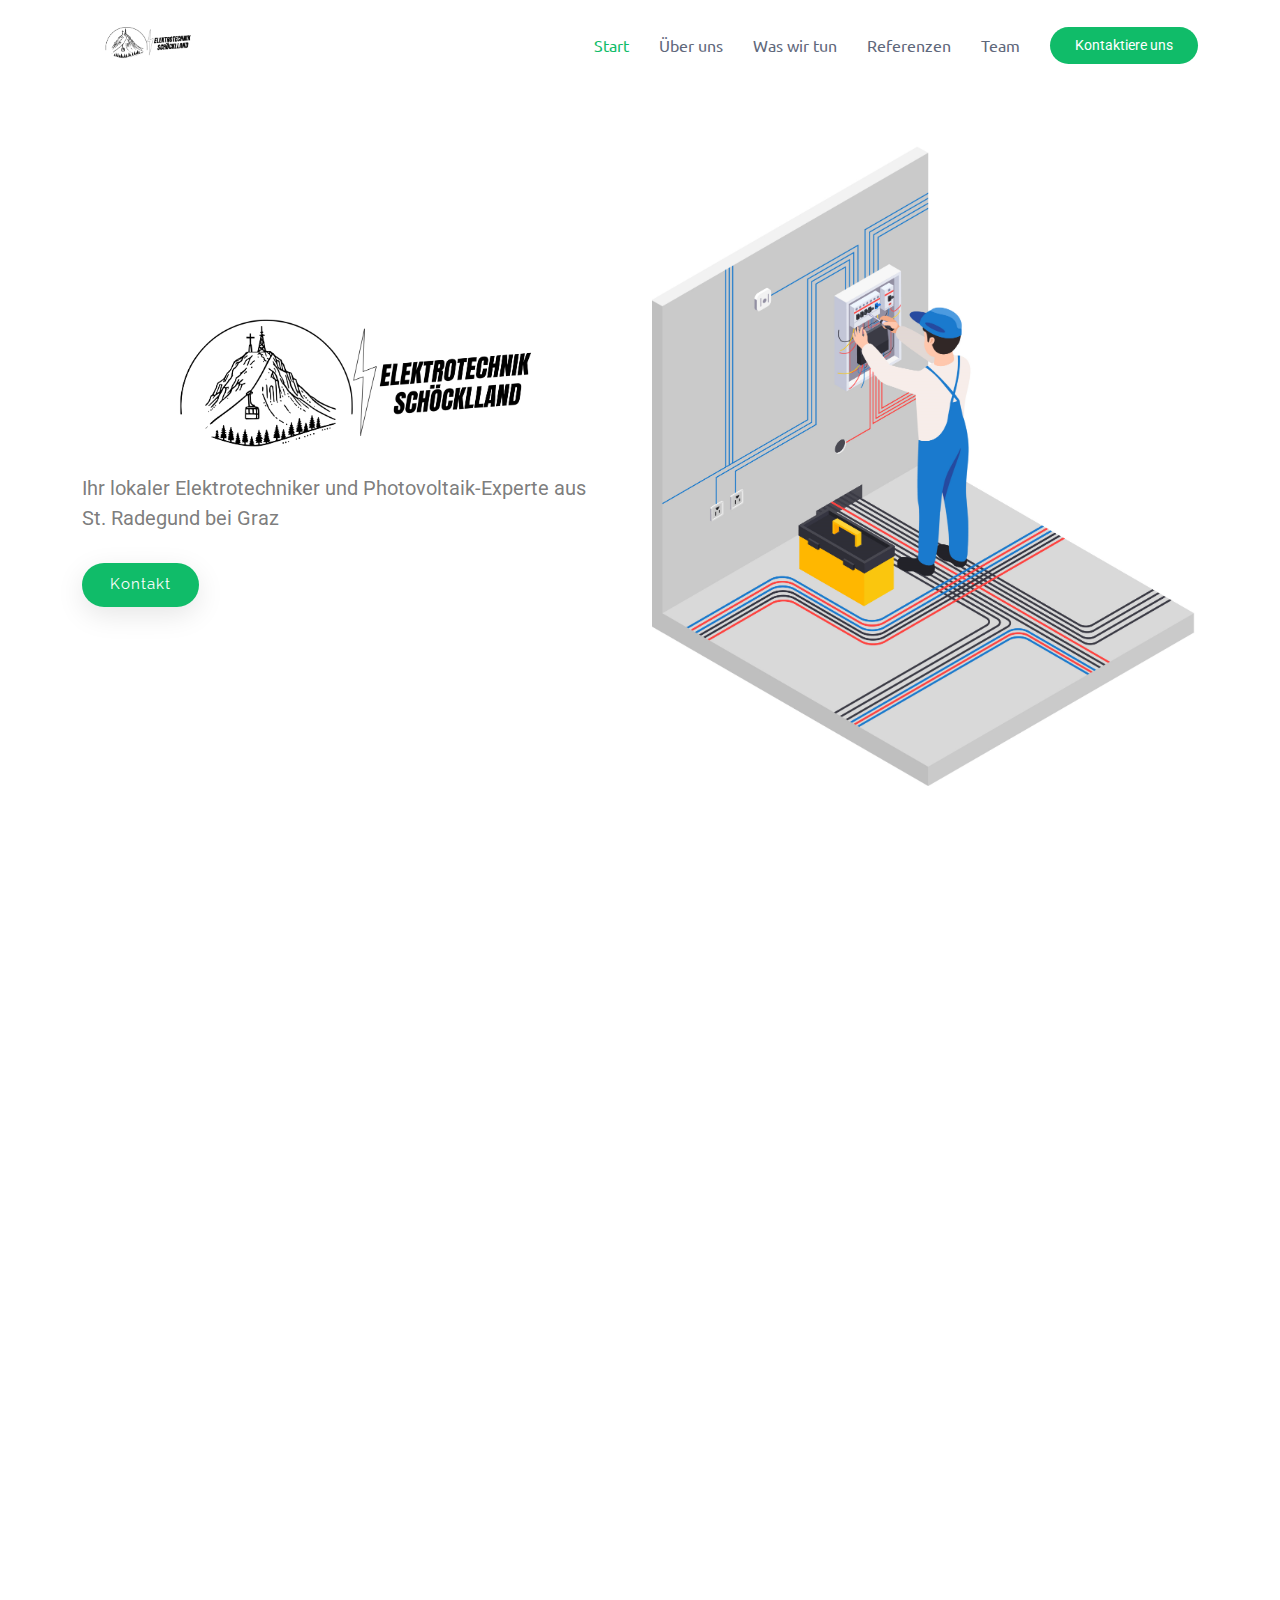
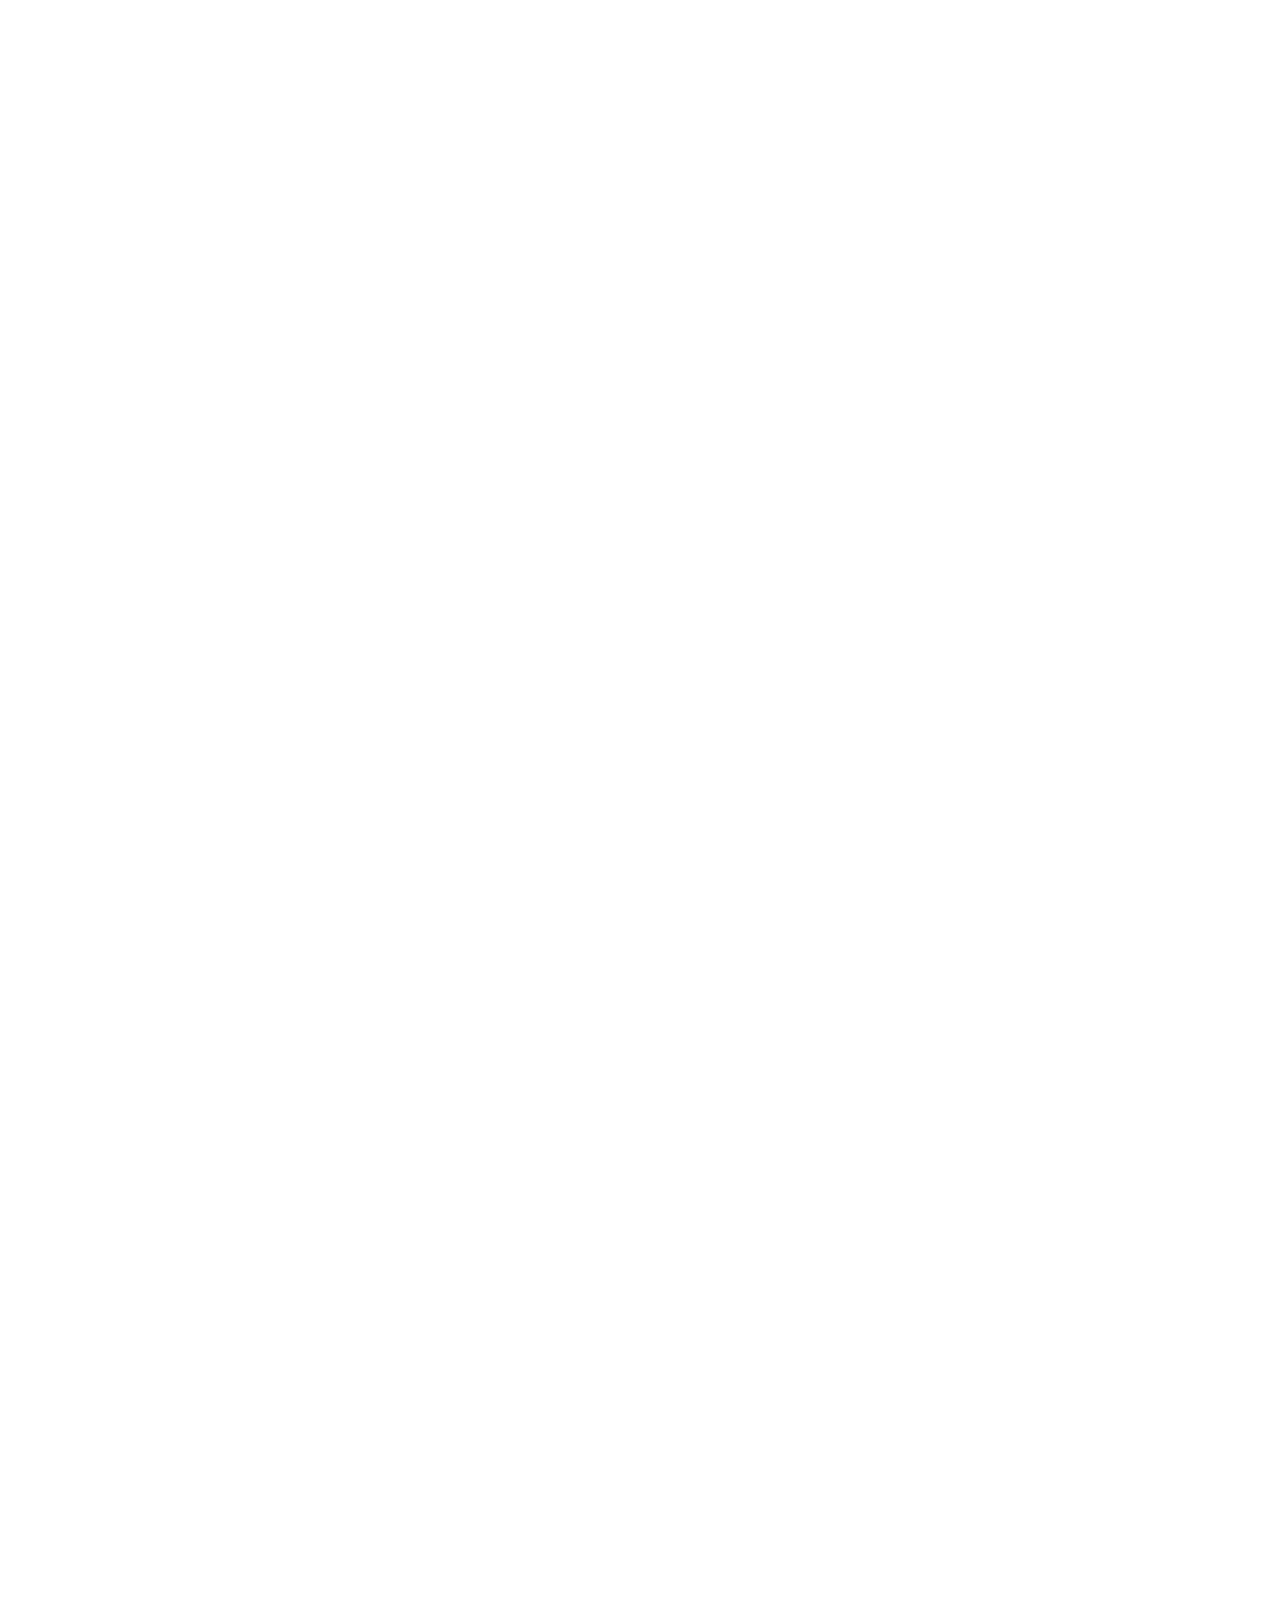
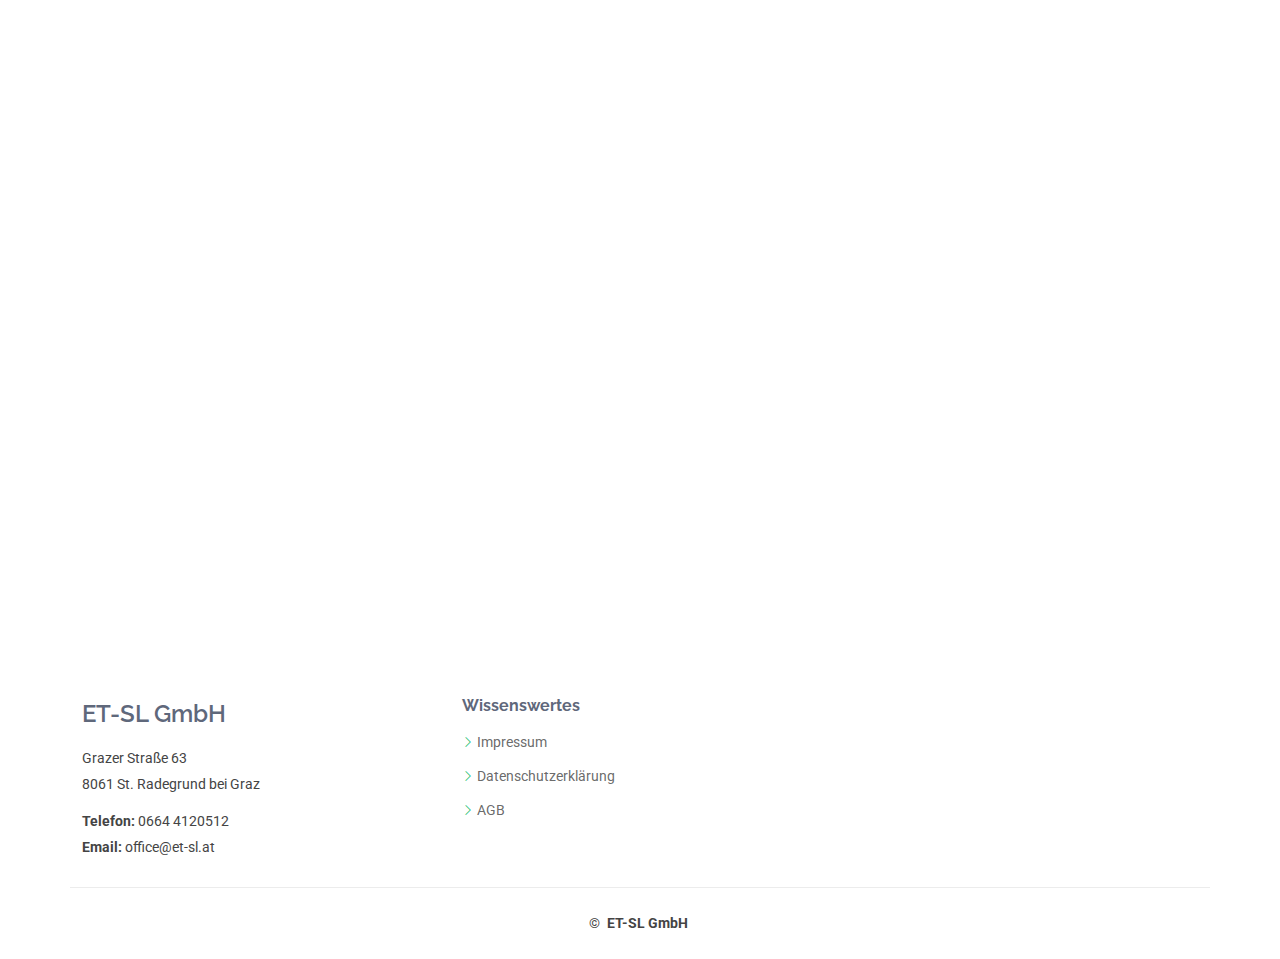
<file: index.html>
<!DOCTYPE html>
<html lang="en">

<head>
  <meta charset="utf-8">
  <meta content="width=device-width, initial-scale=1.0" name="viewport">
  <title>Elektrotechnik Schöcklland | ET-SL GmbH</title>
  <meta name="description" content="Elektrotechnik Schöcklland | Ihr Experte für Elektrotechnik, Photovoltaik und Smart Home in St. Radegund bei Graz. Wir bieten maßgeschneiderte Lösungen für Neubau, Altbausanierung und Gewerbe. Jetzt Kontakt aufnehmen!">
  <meta name="keywords" content="Elektrotechnik Schöcklland, ET-SL GmbH, St. Radegund, Elektroinstallation, Photovoltaik, Smart Home, Elektrotechnik Graz, Stromspeicher, Sicherheitstechnik, Beleuchtung, Ladestationen">

  <meta name="google-site-verification" content="0B6TFXYVNonPg6ZPElsI6da4UFmIbH6pGzhy94DIIcs" />

  <!-- Favicons -->
  <link href="assets/img/favicon.ico" rel="icon">
  

  <!-- Fonts -->
  <link href="https://fonts.googleapis.com" rel="preconnect">
  <link href="https://fonts.gstatic.com" rel="preconnect" crossorigin>
  <link href="https://fonts.googleapis.com/css2?family=Roboto:ital,wght@0,100;0,300;0,400;0,500;0,700;0,900;1,100;1,300;1,400;1,500;1,700;1,900&family=Raleway:ital,wght@0,100;0,200;0,300;0,400;0,500;0,600;0,700;0,800;0,900;1,100;1,200;1,300;1,400;1,500;1,600;1,700;1,800;1,900&family=Ubuntu:ital,wght@0,300;0,400;0,500;0,700;1,300;1,400;1,500;1,700&display=swap" rel="stylesheet">

  <!-- Vendor CSS Files -->
  <link href="assets/vendor/bootstrap/css/bootstrap.min.css" rel="stylesheet">
  <link href="assets/vendor/bootstrap-icons/bootstrap-icons.css" rel="stylesheet">
  <link href="assets/vendor/aos/aos.css" rel="stylesheet">
  <link href="assets/vendor/glightbox/css/glightbox.min.css" rel="stylesheet">
  <link href="assets/vendor/swiper/swiper-bundle.min.css" rel="stylesheet">

  <!-- Main CSS File -->
  <link href="assets/css/main.css" rel="stylesheet">

  
</head>

<body class="index-page">

  <header id="header" class="header d-flex align-items-center sticky-top">
    <div class="container-fluid container-xl position-relative d-flex align-items-center">

      <a href="index.html" class="logo d-flex align-items-center me-auto">
        <!-- Uncomment the line below if you also wish to use an image logo -->
        <img src="assets/img/logo.png" alt="">
        <!-- <h1 class="sitename">Elektrotechnik Schöcklland</h1>-->
      </a>

      <nav id="navmenu" class="navmenu">
        <ul>
          <li><a href="#start" class="active">Start</a></li>
          <li><a href="#about">Über uns</a></li>
          <li><a href="#leistungen">Was wir tun</a></li>
          <li><a href="#portfolio">Referenzen</a></li>
          <li><a href="#team">Team</a></li>
          
        </ul>
        <i class="mobile-nav-toggle d-xl-none bi bi-list"></i>
      </nav>

      <a class="btn-getstarted" href="index.html#contact">Kontaktiere uns</a>

    </div>
  </header>

  <main class="main">

    
    <section id="start" class="hero section">

      <div class="container">
        <div class="row gy-4">
          <div class="col-lg-6 order-2 order-lg-1 d-flex flex-column justify-content-center" data-aos="fade-up">
            <img src="assets/img/logo.png" alt="">
            <p>Ihr lokaler Elektrotechniker und Photovoltaik-Experte
              aus <br>St. Radegund bei Graz</p>
            <div class="d-flex">
              <a href="#contact" class="btn-get-started">Kontakt</a>
              </div>
          </div>
          <div class="col-lg-6 order-1 order-lg-2 hero-img" data-aos="zoom-out" data-aos-delay="100">
            <img src="assets/img/hero-img.png" class="img-fluid animated" alt="">
          </div>
        </div>
      </div>

    </section>

    <!-- Featured Services Section -->
    <section id="featured-services" class="featured-services section">

      <div class="container">

        <div class="row gy-4">

          <div class="col-lg-4 d-flex" data-aos="fade-up" data-aos-delay="100">
            <div class="service-item position-relative">
              <div class="icon"><i class="bi bi-plugin icon"></i></div>
              <h4><a href="" class="stretched-link">Neubau, Altbausanierung und Erweiterung</a></h4>
              <p>Wir planen und erledigen Ihre Elektroinstallation.</p>
            </div>
          </div><!-- End Service Item -->

          <div class="col-lg-4 d-flex" data-aos="fade-up" data-aos-delay="200">
            <div class="service-item position-relative">
              <div class="icon"><i class="bi bi-brightness-high-fill icon"></i></div>
              <h4><a href="" class="stretched-link">Photovoltaik</a></h4>
              <p>Sie brauchen eine Photovoltaik Anlage? Hier sind Sie bei uns genau richtig!</p>
            </div>
          </div><!-- End Service Item -->

          <div class="col-lg-4 d-flex" data-aos="fade-up" data-aos-delay="300">
            <div class="service-item position-relative">
              <div class="icon"><i class="bi bi-tools"></i></div>
              <h4><a href="" class="stretched-link">Instandsetzung</a></h4>
              <p>Sei es eine Instandsetzung von Lampen, Klingeln, Steckdosen, etc. <br>Wir sind für Sie da!</p>
            </div>
          </div><!-- End Service Item -->

        </div>

      </div>

    </section><!-- /Featured Services Section -->

    <!-- About Section -->
    <section id="about" class="about section">

      <!-- Section Title -->
      <div class="container section-title" data-aos="fade-up">
        <span>Über uns<br></span>
        <h2>Über uns</h2>
        <p>Wir sind ein erfahrenes Team von Elektrotechnikern aus St. Radegund bei Graz. Die Firma Elektrotechnik Schöcklland wurde im Jahr 2024 von Ewald Hofer übernommen und profitiert von langjähriger Erfahrung in der Branche.</p>
      </div><!-- End Section Title -->

      <div class="container">

        <div class="row gy-4">
          <div class="col-lg-6 position-relative align-self-start" data-aos="fade-up" data-aos-delay="100">
            <img src="assets/img/about.jpg" class="img-fluid" alt="">
            </div>
          <div class="col-lg-6 content" data-aos="fade-up" data-aos-delay="200">
            <section id="leistungen" class="about section"></section>
            <h3>Elektrotechnik Schöcklland</h3>
            <p class="fst-italic">
              Unsere Leistungen im Überblick
            </p>
            <ul>
              <li><i class="bi bi-check2-all"></i> <span>Elektrotechnik</span></li>
              <li><i class="bi bi-check2-all"></i> <span>Photovoltaik und Stromspeicher</span></li>
              <li><i class="bi bi-check2-all"></i> <span>Beleuchtungsanlagen</span></li>
              <li><i class="bi bi-check2-all"></i> <span>Anlagenüberprüfung</span></li>
              <li><i class="bi bi-check2-all"></i> <span>Smart Home</span></li>
              <li><i class="bi bi-check2-all"></i> <span>Sicherheitstechnik</span></li>
              <li><i class="bi bi-check2-all"></i> <span>Ladestationen</span></li>
            </ul>
            <p>
              Wir sind Ihr Ansprechpartner für Elektrotechnik und Photovoltaik in St. Radegund bei Graz und Umgebung. Wir bieten Ihnen eine umfassende Beratung und Planung, sowie eine fachgerechte Umsetzung Ihrer Projekte. Wir sind Ihr Partner für Neubau, Altbausanierung und Erweiterung, Photovoltaik, Instandsetzung, Beleuchtungsanlagen, Anlagenüberprüfung, Smart Home, Sicherheitstechnik und Ladestationen.
            </section>
            </div>
        </div>

      </div>

    </section><!-- /About Section -->

    


    <!-- Portfolio Section -->
    <section id="portfolio" class="portfolio section">

      <!-- Section Title -->
      <div class="container section-title" data-aos="fade-up">
        <span>Referenzen</span>
        <h2>Referenzen</h2>
        <p>Machen Sie sich selbst ein Bild über uns.</p>
      </div><!-- End Section Title -->

      <div class="container">

        <div class="isotope-layout" data-default-filter="*" data-layout="masonry" data-sort="original-order">

          

          <div class="row gy-4 isotope-container" data-aos="fade-up" data-aos-delay="200">

            <div class="col-lg-4 col-md-6 portfolio-item isotope-item filter-app">
              <img src="assets/img/portfolio/ref1.JPG" class="img-fluid" alt="">
              <div class="portfolio-info">
                <h4>Referenz</h4>
                <p>St. Radegund</p>
                <a href="assets/img/portfolio/ref1.JPG" title="Referenz" data-gallery="portfolio-gallery-app" class="glightbox preview-link"><i class="bi bi-zoom-in"></i></a>
                <!--<a href="portfolio-details.html" title="More Details" class="details-link"><i class="bi bi-link-45deg"></i></a>-->
              </div>
            </div><!-- End Portfolio Item -->

            

          </div><!-- End Portfolio Container -->

        </div>

      </div>

    </section><!-- /Portfolio Section -->

    
   

    <!-- Team Section -->
    <section id="team" class="team section">

      <!-- Section Title -->
      <div class="container section-title" data-aos="fade-up">
        <span>Unser Team</span>
        <h2>Team</h2>
        <p></p>
      </div><!-- End Section Title -->

      <div class="container">

        <div class="row gy-5">

          <div class="col-lg-4 col-md-6" data-aos="fade-up" data-aos-delay="100">
            <div class="member">
              <div class="member-info">
                <h4>Rene Kraxner</h4>
                <span>Geschäftsführer</span>
                <!--<div class="social">
                  <a href=""><i class="bi bi-twitter-x"></i></a>
                  <a href=""><i class="bi bi-facebook"></i></a>
                  <a href=""><i class="bi bi-instagram"></i></a>
                  <a href=""><i class="bi bi-linkedin"></i></a>
                </div>-->
              </div>
            </div>
          </div><!-- End Team Member -->
          <br>
          <br>
          <br>
          <br>
          <br>
          <div class="col-lg-4 col-md-6" data-aos="fade-up" data-aos-delay="200">
            <div class="member">
              <div class="member-info">
                <h4>Sandra Adam</h4>
                <span>Büro</span>
              </div>
            </div>
          </div><!-- End Team Member -->
          <br>
          <br>
          <br>
          <br>
          <br>
          <br>
          <div class="col-lg-4 col-md-6" data-aos="fade-up" data-aos-delay="300">
            <div class="member">
              <div class="member-info">
                <h4>Arbeiter</h4>
                <span>unsere geschätzten Arbeiter</span>
                
              </div>
            </div>
          </div><!-- End Team Member -->

        </div>

      </div>

    </section><!-- /Team Section -->

    <!-- Contact Section -->
    <section id="contact" class="contact section">

      <!-- Section Title -->
      <div class="container section-title" data-aos="fade-up">
        <span>Kontaktiere uns</span>
        <h2>Kontakt</h2>
        <p>Wir freuen uns auf Ihre Nachricht.</p>
      </div><!-- End Section Title -->

      <div class="container" data-aos="fade-up" data-aos-delay="100">

        <div class="row gy-4">

          

            <div class="info-wrap">
              <div class="info-item d-flex" data-aos="fade-up" data-aos-delay="200">
                <i class="bi bi-geo-alt flex-shrink-0"></i>
                <div>
                  <h3>Adresse</h3>
                  <p>Grazer Straße 63, 8061 St. Radegrund bei Graz</p>
                </div>
              </div><!-- End Info Item -->

              <div class="info-item d-flex" data-aos="fade-up" data-aos-delay="300">
                <i class="bi bi-telephone flex-shrink-0"></i>
                <div>
                  <h3>Telefon</h3>
                  <p>0664 4120512</p>
                </div>
              </div><!-- End Info Item -->

              <div class="info-item d-flex" data-aos="fade-up" data-aos-delay="400">
                <i class="bi bi-envelope flex-shrink-0"></i>
                <div>
                  <h3>Email</h3>
                  <p>office@et-sl.at</p>
                </div>
              </div><!-- End Info Item -->

              <iframe src="https://www.google.com/maps/embed?pb=!1m18!1m12!1m3!1d3302.3729642319904!2d15.503659776747048!3d47.166913018235995!2m3!1f0!2f0!3f0!3m2!1i1024!2i768!4f13.1!3m3!1m2!1s0x476e481eaa8702b9%3A0xd60521ae2221d31c!2sElektrotechnik%20Sch%C3%B6cklland%20ET-SL%20GmbH!5e1!3m2!1sde!2sat!4v1738058871746!5m2!1sde!2sat" frameborder="0" style="border:0; width: 100%; height: 270px;" allowfullscreen="" loading="lazy" referrerpolicy="no-referrer-when-downgrade"></iframe>
            

          

        </div>

      </div>

    </section><!-- /Contact Section -->

  </main>

  <footer id="footer" class="footer">

    

    <div class="container footer-top">
      <div class="row gy-4">
        <div class="col-lg-4 col-md-6 footer-about">
          <a href="index.html" class="d-flex align-items-center">
            <span class="sitename">ET-SL GmbH</span>
          </a>
          <div class="footer-contact pt-3">
            <p>Grazer Straße 63</p>
            <p>8061 St. Radegrund bei Graz</p>
            <p class="mt-3"><strong>Telefon:</strong> <span>0664 4120512</span></p>
            <p><strong>Email:</strong> <span>office@et-sl.at</span></p>
          </div>
        </div>

        <div class="col-lg-2 col-md-3 footer-links">
          <h4>Wissenswertes</h4>
          <ul>
            <li><i class="bi bi-chevron-right"></i> <a href="impressum.html">Impressum</a></li>
            <li><i class="bi bi-chevron-right"></i> <a href="datenschutz.html">Datenschutzerklärung</a></li>
            <li><i class="bi bi-chevron-right"></i> <a href="agb.html">AGB</a></li>
            </ul>
        </div>


        

      </div>
    </div>

    <div class="container copyright text-center mt-4">
      <p>© <strong class="px-1 sitename">ET-SL GmbH</strong> </p>
      
    </div>

  </footer>

  <!-- Scroll Top -->
  <a href="#" id="scroll-top" class="scroll-top d-flex align-items-center justify-content-center"><i class="bi bi-arrow-up-short"></i></a>

  <!-- Preloader -->
  <div id="preloader"></div>

  <!-- Vendor JS Files -->
  <script src="assets/vendor/bootstrap/js/bootstrap.bundle.min.js"></script>
  <script src="assets/vendor/php-email-form/validate.js"></script>
  <script src="assets/vendor/aos/aos.js"></script>
  <script src="assets/vendor/glightbox/js/glightbox.min.js"></script>
  <script src="assets/vendor/purecounter/purecounter_vanilla.js"></script>
  <script src="assets/vendor/imagesloaded/imagesloaded.pkgd.min.js"></script>
  <script src="assets/vendor/isotope-layout/isotope.pkgd.min.js"></script>
  <script src="assets/vendor/swiper/swiper-bundle.min.js"></script>

  <!-- Main JS File -->
  <script src="assets/js/main.js"></script>

</body>

</html>
</file>
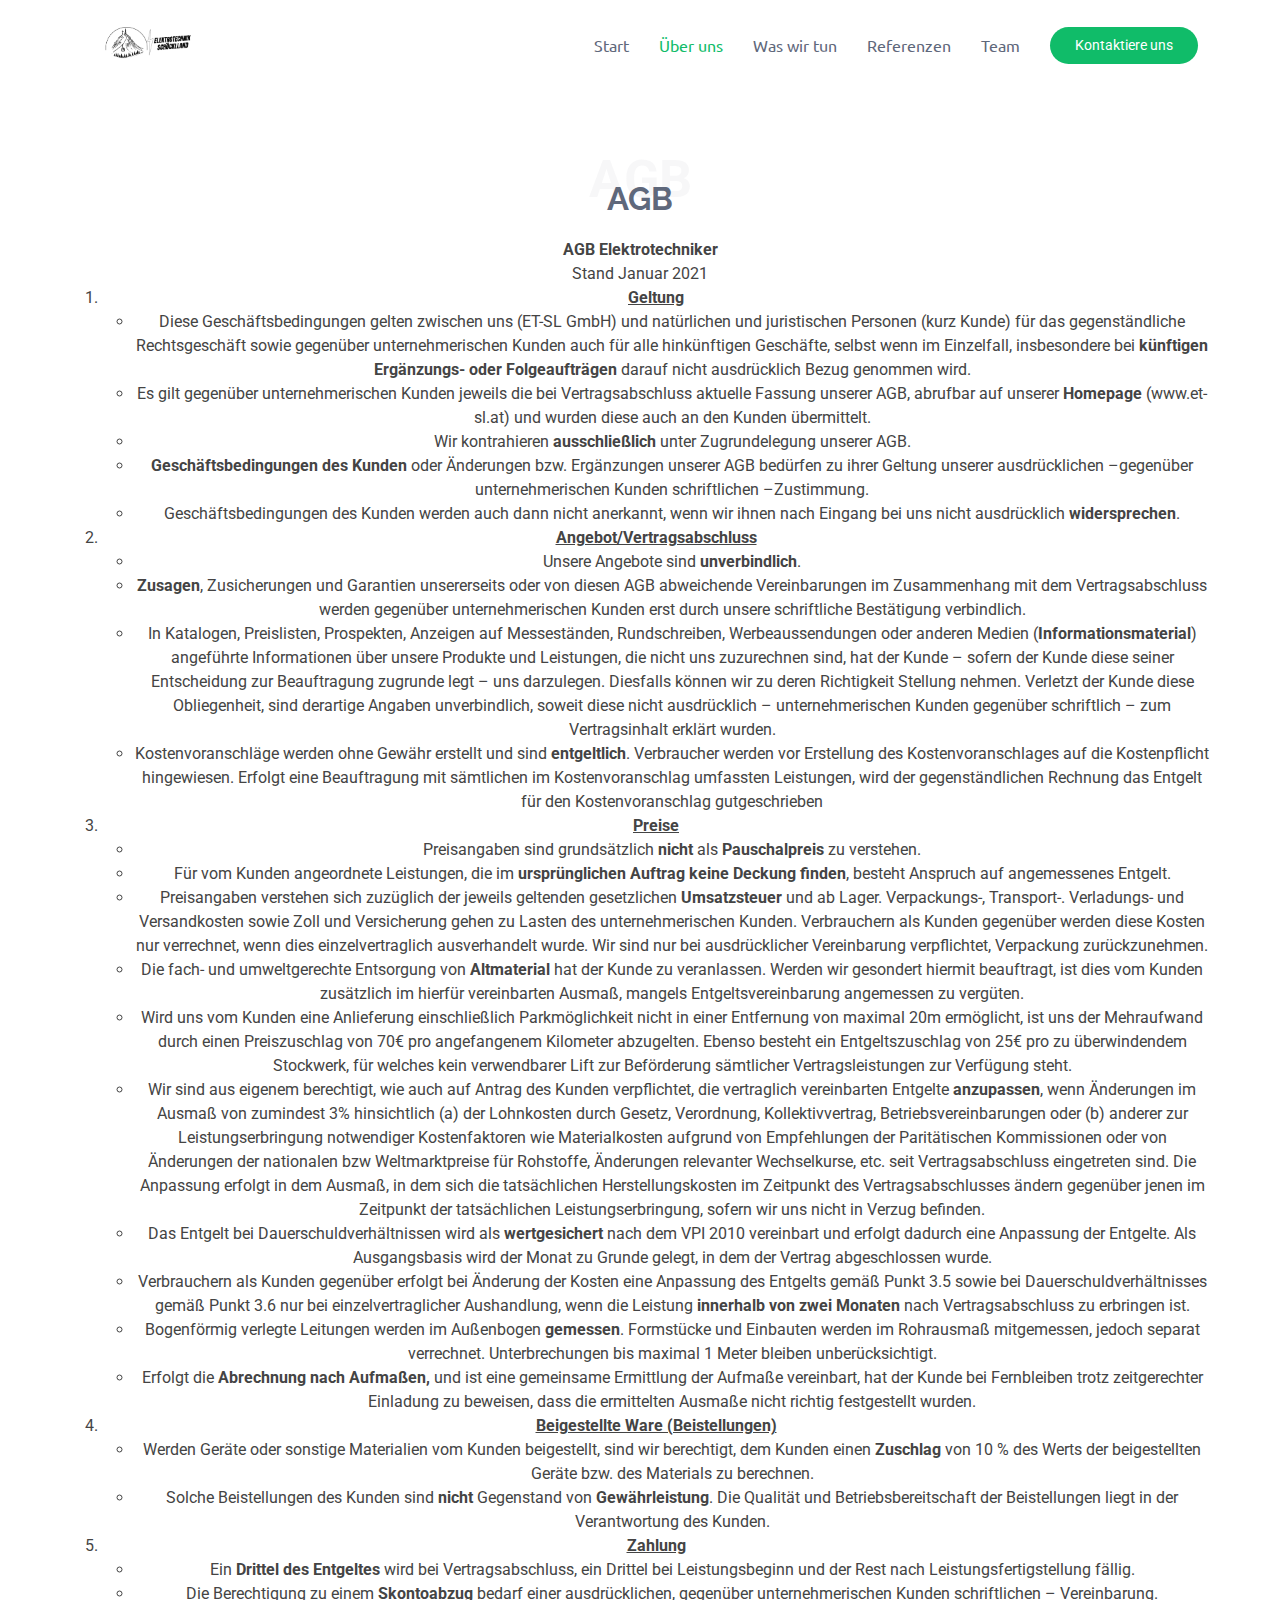
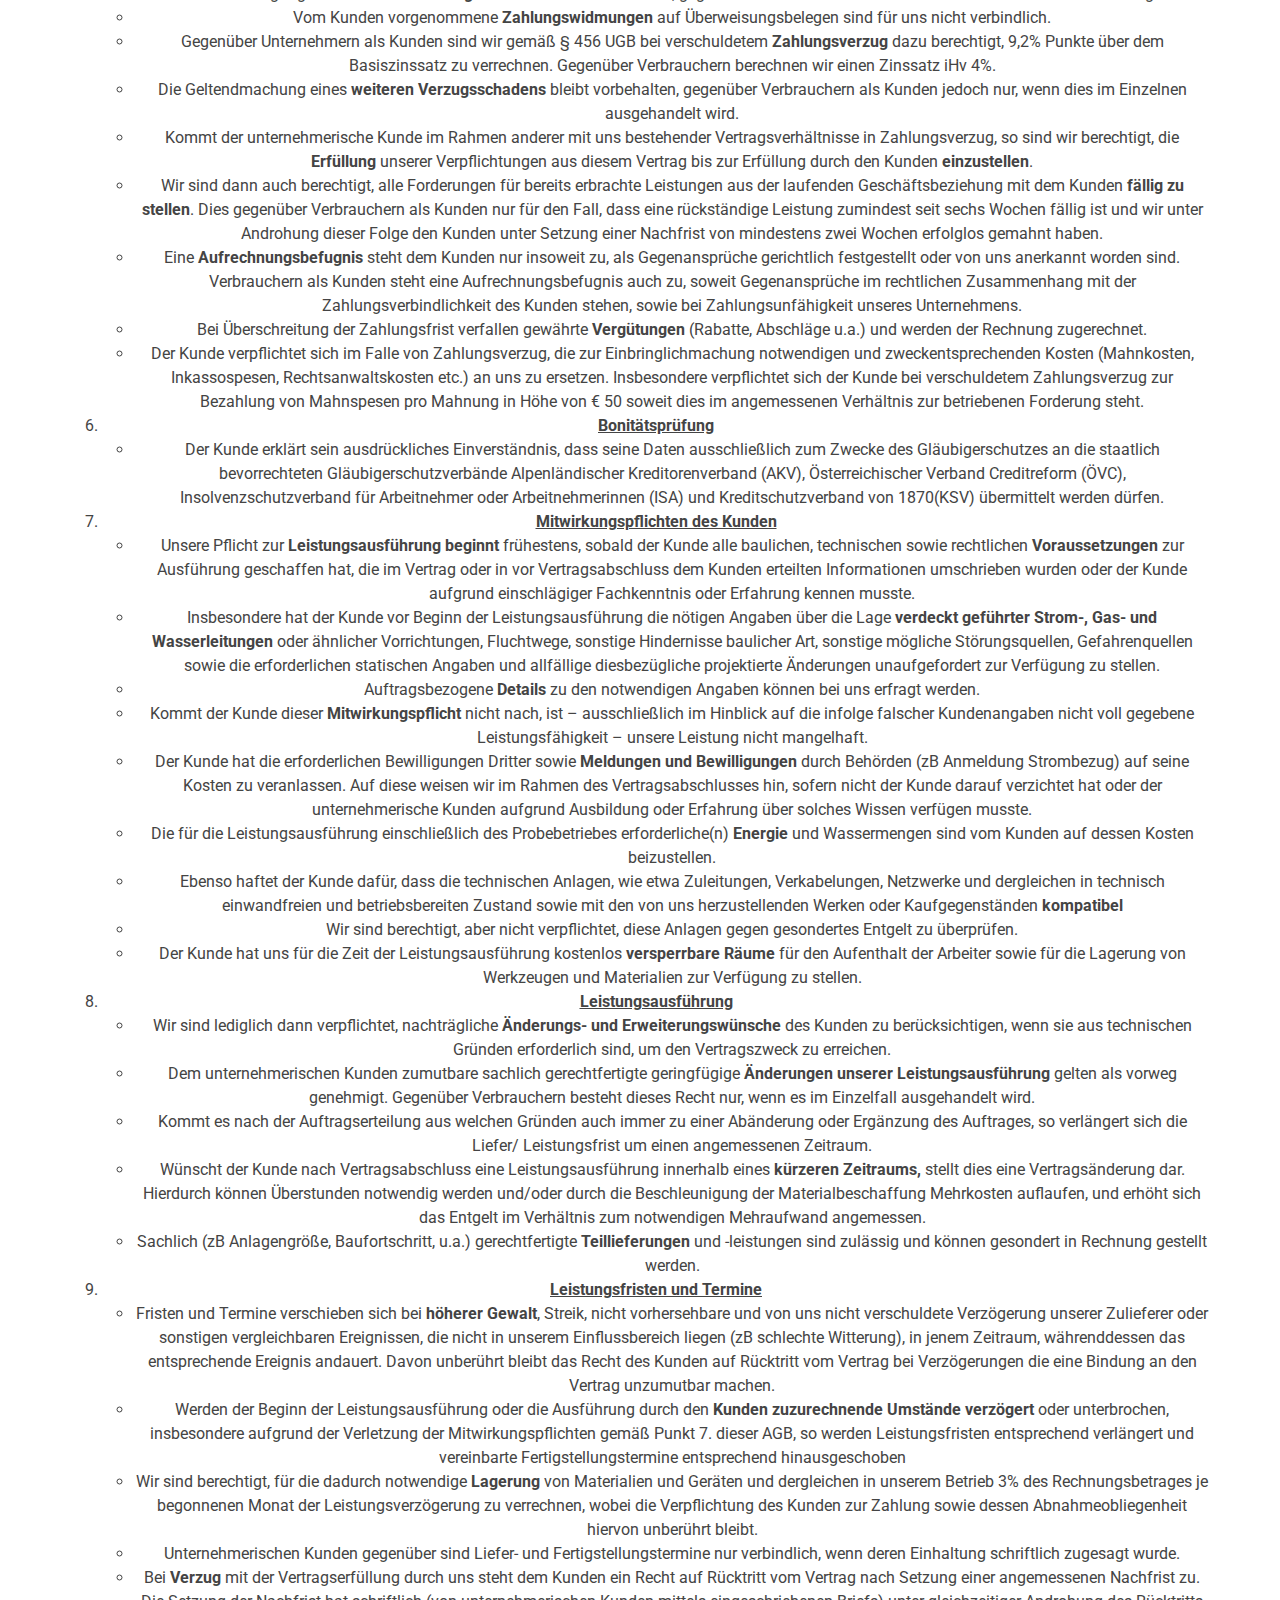
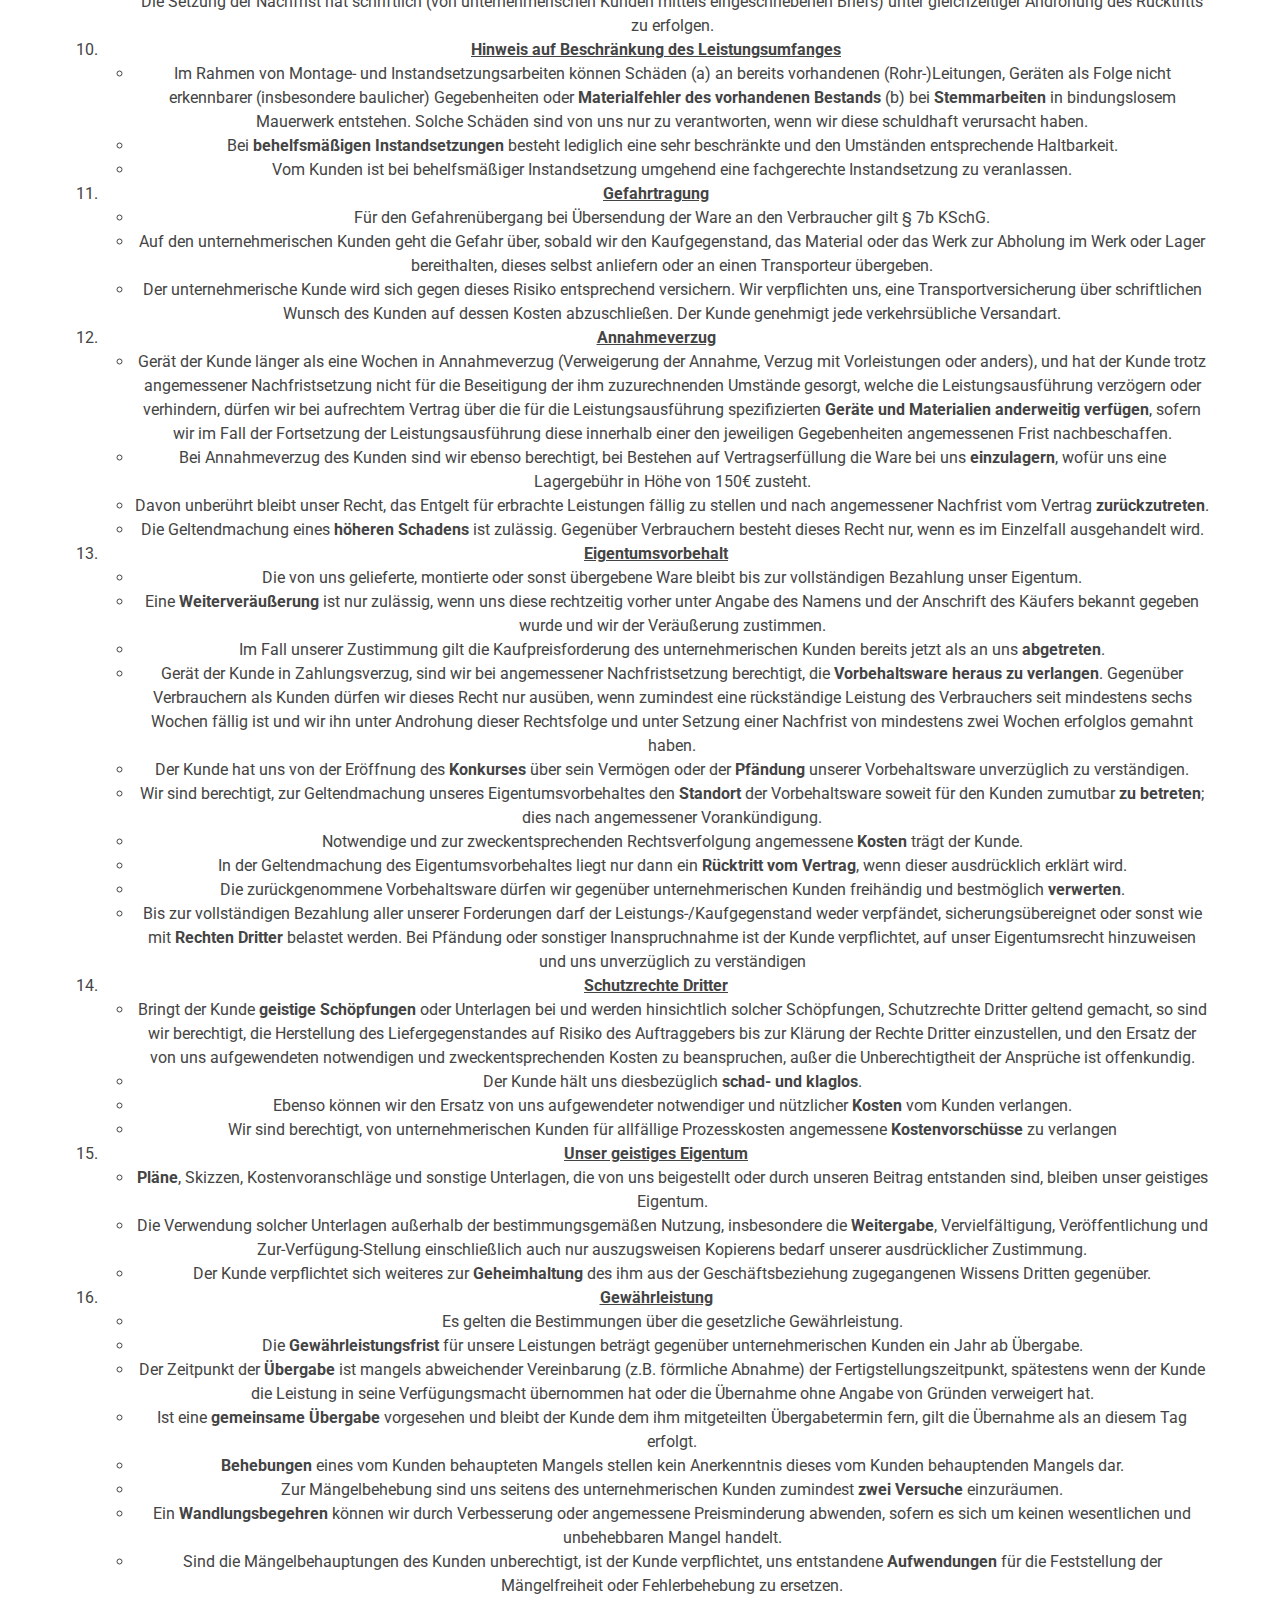
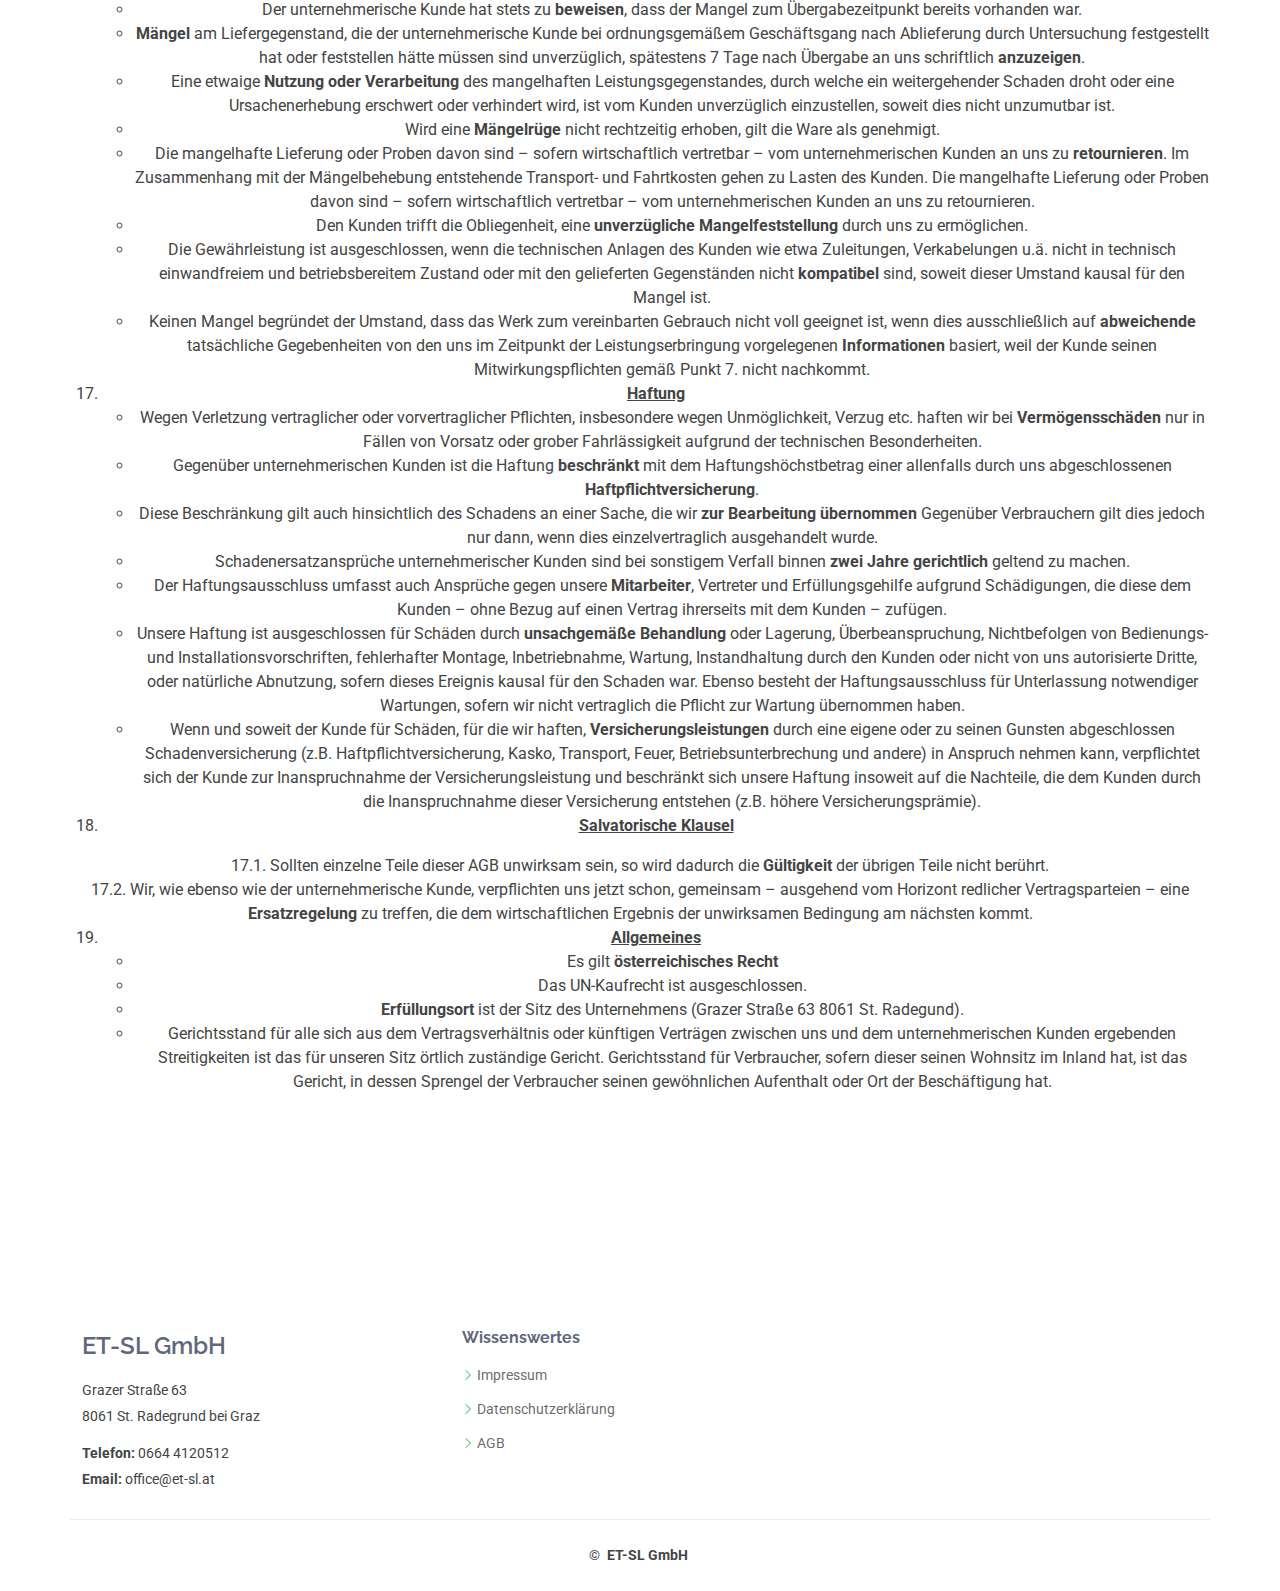
<file: agb.html>
<!DOCTYPE html>
<html lang="en">

<head>
  <meta charset="utf-8">
  <meta content="width=device-width, initial-scale=1.0" name="viewport">
  <title>Elektrotechnik Schöcklland | ET-SL GmbH</title>
  <meta name="description" content="">
  <meta name="keywords" content="">

  <!-- Favicons -->
  <link href="assets/img/favicon.ico" rel="icon">

  <!-- Fonts -->
  <link href="https://fonts.googleapis.com" rel="preconnect">
  <link href="https://fonts.gstatic.com" rel="preconnect" crossorigin>
  <link href="https://fonts.googleapis.com/css2?family=Roboto:ital,wght@0,100;0,300;0,400;0,500;0,700;0,900;1,100;1,300;1,400;1,500;1,700;1,900&family=Raleway:ital,wght@0,100;0,200;0,300;0,400;0,500;0,600;0,700;0,800;0,900;1,100;1,200;1,300;1,400;1,500;1,600;1,700;1,800;1,900&family=Ubuntu:ital,wght@0,300;0,400;0,500;0,700;1,300;1,400;1,500;1,700&display=swap" rel="stylesheet">

  <!-- Vendor CSS Files -->
  <link href="assets/vendor/bootstrap/css/bootstrap.min.css" rel="stylesheet">
  <link href="assets/vendor/bootstrap-icons/bootstrap-icons.css" rel="stylesheet">
  <link href="assets/vendor/aos/aos.css" rel="stylesheet">
  <link href="assets/vendor/glightbox/css/glightbox.min.css" rel="stylesheet">
  <link href="assets/vendor/swiper/swiper-bundle.min.css" rel="stylesheet">

  <!-- Main CSS File -->
  <link href="assets/css/main.css" rel="stylesheet">

  
</head>

<body class="index-page">

  <header id="header" class="header d-flex align-items-center sticky-top">
    <div class="container-fluid container-xl position-relative d-flex align-items-center">

      <a href="index.html" class="logo d-flex align-items-center me-auto">
        
        <img src="assets/img/logo.png" alt="">
        <!-- <h1 class="sitename">Elektrotechnik Schöcklland</h1>-->
      </a>

      <nav id="navmenu" class="navmenu">
        <ul>
          <li><a href="index.html#start" class="active">Start</a></li>
          <li><a href="index.html#about">Über uns</a></li>
          <li><a href="index.html#leistungen">Was wir tun</a></li>
          <li><a href="index.html#portfolio">Referenzen</a></li>
          <li><a href="index.html#team">Team</a></li>
          
        </ul>
        <i class="mobile-nav-toggle d-xl-none bi bi-list"></i>
      </nav>

      <a class="btn-getstarted" href="index.html#contact">Kontaktiere uns</a>

    </div>
  </header>

  <main class="main">

    <!-- About Section -->
    <section id="about" class="about section">

      <!-- Section Title -->
      <div class="container section-title" data-aos="fade-up">
        <span>AGB<br></span>
        <h2>AGB</h2>
        
          <p><strong>AGB Elektrotechniker </strong><br /> Stand Januar 2021</p>
<ol>
<li><strong><u>Geltung </u></strong>
<ul>
<li>Diese Gesch&auml;ftsbedingungen gelten zwischen uns (ET-SL GmbH) und nat&uuml;rlichen und juristischen Personen (kurz Kunde) f&uuml;r das gegenst&auml;ndliche Rechtsgesch&auml;ft sowie gegen&uuml;ber unternehmerischen Kunden auch f&uuml;r alle hink&uuml;nftigen Gesch&auml;fte, selbst wenn im Einzelfall, insbesondere bei <strong>k&uuml;nftigen Erg&auml;nzungs- oder Folgeauftr&auml;gen </strong>darauf nicht ausdr&uuml;cklich Bezug genommen wird.</li>
<li>Es gilt gegen&uuml;ber unternehmerischen Kunden jeweils die bei Vertragsabschluss aktuelle Fassung unserer AGB, abrufbar auf unserer <strong>Homepage </strong>(www.et-sl.at) und wurden diese auch an den Kunden &uuml;bermittelt.</li>
<li>Wir kontrahieren <strong>ausschlie&szlig;lich </strong>unter Zugrundelegung unserer AGB.</li>
<li><strong>Gesch&auml;ftsbedingungen des Kunden </strong>oder &Auml;nderungen bzw. Erg&auml;nzungen unserer AGB bed&uuml;rfen zu ihrer Geltung unserer ausdr&uuml;cklichen &ndash;gegen&uuml;ber unternehmerischen Kunden schriftlichen &ndash;Zustimmung.</li>
<li>Gesch&auml;ftsbedingungen des Kunden werden auch dann nicht anerkannt, wenn wir ihnen nach Eingang bei uns nicht ausdr&uuml;cklich <strong>widersprechen</strong>.</li>
</ul>
</li>
<li><strong><u>Angebot/Vertragsabschluss </u></strong>
<ul>
<li>Unsere Angebote sind <strong>unverbindlich</strong>.</li>
<li><strong>Zusagen</strong>, Zusicherungen und Garantien unsererseits oder von diesen AGB abweichende Vereinbarungen im Zusammenhang mit dem Vertragsabschluss werden gegen&uuml;ber unternehmerischen Kunden erst durch unsere schriftliche Best&auml;tigung verbindlich.</li>
<li>In Katalogen, Preislisten, Prospekten, Anzeigen auf Messest&auml;nden, Rundschreiben, Werbeaussendungen oder anderen Medien (<strong>Informationsmaterial</strong>) angef&uuml;hrte Informationen &uuml;ber unsere Produkte und Leistungen, die nicht uns zuzurechnen sind, hat der Kunde &ndash; sofern der Kunde diese seiner Entscheidung zur Beauftragung zugrunde legt &ndash; uns darzulegen. Diesfalls k&ouml;nnen wir zu deren Richtigkeit Stellung nehmen. Verletzt der Kunde diese Obliegenheit, sind derartige Angaben unverbindlich, soweit diese nicht ausdr&uuml;cklich &ndash; unternehmerischen Kunden gegen&uuml;ber schriftlich &ndash; zum Vertragsinhalt erkl&auml;rt wurden.</li>
<li>Kostenvoranschl&auml;ge werden ohne Gew&auml;hr erstellt und sind <strong>entgeltlich</strong>. Verbraucher werden vor Erstellung des Kostenvoranschlages auf die Kostenpflicht hingewiesen. Erfolgt eine Beauftragung mit s&auml;mtlichen im Kostenvoranschlag umfassten Leistungen, wird der gegenst&auml;ndlichen Rechnung das Entgelt f&uuml;r den Kostenvoranschlag gutgeschrieben</li>
</ul>
</li>
<li><strong><u>Preise </u></strong>
<ul>
<li>Preisangaben sind grunds&auml;tzlich <strong>nicht </strong>als <strong>Pauschalpreis </strong>zu verstehen.</li>
<li>F&uuml;r vom Kunden angeordnete Leistungen, die im <strong>urspr&uuml;nglichen Auftrag keine Deckung finden</strong>, besteht Anspruch auf angemessenes Entgelt.</li>
<li>Preisangaben verstehen sich zuz&uuml;glich der jeweils geltenden gesetzlichen <strong>Umsatzsteuer</strong> und ab Lager. Verpackungs-, Transport-. Verladungs- und Versandkosten sowie Zoll und Versicherung gehen zu Lasten des unternehmerischen Kunden. Verbrauchern als Kunden gegen&uuml;ber werden diese Kosten nur verrechnet, wenn dies einzelvertraglich ausverhandelt wurde. Wir sind nur bei ausdr&uuml;cklicher Vereinbarung verpflichtet, Verpackung zur&uuml;ckzunehmen.</li>
<li>Die fach- und umweltgerechte Entsorgung von <strong>Altmaterial </strong>hat der Kunde zu veranlassen. Werden wir gesondert hiermit beauftragt, ist dies vom Kunden zus&auml;tzlich im hierf&uuml;r vereinbarten Ausma&szlig;, mangels Entgeltsvereinbarung angemessen zu verg&uuml;ten.</li>
<li>Wird uns vom Kunden eine Anlieferung einschlie&szlig;lich Parkm&ouml;glichkeit nicht in einer Entfernung von maximal 20m erm&ouml;glicht, ist uns der Mehraufwand durch einen Preiszuschlag von 70&euro; pro angefangenem Kilometer abzugelten. Ebenso besteht ein Entgeltszuschlag von 25&euro; pro zu &uuml;berwindendem Stockwerk, f&uuml;r welches kein verwendbarer Lift zur Bef&ouml;rderung s&auml;mtlicher Vertragsleistungen zur Verf&uuml;gung steht.</li>
<li>Wir sind aus eigenem berechtigt, wie auch auf Antrag des Kunden verpflichtet, die vertraglich vereinbarten Entgelte <strong>anzupassen</strong>, wenn &Auml;nderungen im Ausma&szlig; von zumindest 3% hinsichtlich (a) der Lohnkosten durch Gesetz, Verordnung, Kollektivvertrag, Betriebsvereinbarungen oder (b) anderer zur Leistungserbringung notwendiger Kostenfaktoren wie Materialkosten aufgrund von Empfehlungen der Parit&auml;tischen Kommissionen oder von &Auml;nderungen der nationalen bzw Weltmarktpreise f&uuml;r Rohstoffe, &Auml;nderungen relevanter Wechselkurse, etc. seit Vertragsabschluss eingetreten sind. Die Anpassung erfolgt in dem Ausma&szlig;, in dem sich die tats&auml;chlichen Herstellungskosten im Zeitpunkt des Vertragsabschlusses &auml;ndern gegen&uuml;ber jenen im Zeitpunkt der tats&auml;chlichen Leistungserbringung, sofern wir uns nicht in Verzug befinden.</li>
<li>Das Entgelt bei Dauerschuldverh&auml;ltnissen wird als <strong>wertgesichert </strong>nach dem VPI 2010 vereinbart und erfolgt dadurch eine Anpassung der Entgelte. Als Ausgangsbasis wird der Monat zu Grunde gelegt, in dem der Vertrag abgeschlossen wurde.</li>
<li>Verbrauchern als Kunden gegen&uuml;ber erfolgt bei &Auml;nderung der Kosten eine Anpassung des Entgelts gem&auml;&szlig; Punkt 3.5 sowie bei Dauerschuldverh&auml;ltnisses gem&auml;&szlig; Punkt 3.6 nur bei einzelvertraglicher Aushandlung, wenn die Leistung <strong>innerhalb von zwei Monaten </strong>nach Vertragsabschluss zu erbringen ist.</li>
<li>Bogenf&ouml;rmig verlegte Leitungen werden im Au&szlig;enbogen <strong>gemessen</strong>. Formst&uuml;cke und Einbauten werden im Rohrausma&szlig; mitgemessen, jedoch separat verrechnet. Unterbrechungen bis maximal 1 Meter bleiben unber&uuml;cksichtigt.</li>
<li>Erfolgt die <strong>Abrechnung nach Aufma&szlig;en,</strong> und ist eine gemeinsame Ermittlung der Aufma&szlig;e vereinbart, hat der Kunde bei Fernbleiben trotz zeitgerechter Einladung zu beweisen, dass die ermittelten Ausma&szlig;e nicht richtig festgestellt wurden.</li>
</ul>
</li>
<li><strong><u>Beigestellte Ware (Beistellungen)</u></strong>
<ul>
<li>Werden Ger&auml;te oder sonstige Materialien vom Kunden beigestellt, sind wir berechtigt, dem Kunden einen <strong>Zuschlag </strong>von 10 % des Werts der beigestellten Ger&auml;te bzw. des Materials zu berechnen.</li>
<li>Solche Beistellungen des Kunden sind <strong>nicht </strong>Gegenstand von <strong>Gew&auml;hrleistung</strong>. Die Qualit&auml;t und Betriebsbereitschaft der Beistellungen liegt in der Verantwortung des Kunden.</li>
</ul>
</li>
<li><strong><u>Zahlung </u></strong>
<ul>
<li>Ein <strong>Drittel des Entgeltes </strong>wird bei Vertragsabschluss, ein Drittel bei Leistungsbeginn und der Rest nach Leistungsfertigstellung f&auml;llig.</li>
<li>Die Berechtigung zu einem <strong>Skontoabzug </strong>bedarf einer ausdr&uuml;cklichen, gegen&uuml;ber unternehmerischen Kunden schriftlichen &ndash; Vereinbarung.</li>
<li>Vom Kunden vorgenommene <strong>Zahlungswidmungen</strong> auf &Uuml;berweisungsbelegen sind f&uuml;r uns nicht verbindlich.</li>
<li>Gegen&uuml;ber Unternehmern als Kunden sind wir gem&auml;&szlig; &sect; 456 UGB bei verschuldetem <strong>Zahlungsverzug</strong> dazu berechtigt, 9,2% Punkte &uuml;ber dem Basiszinssatz zu verrechnen. Gegen&uuml;ber Verbrauchern berechnen wir einen Zinssatz iHv 4%.</li>
<li>Die Geltendmachung eines <strong>weiteren Verzugsschadens </strong>bleibt vorbehalten, gegen&uuml;ber Verbrauchern als Kunden jedoch nur, wenn dies im Einzelnen ausgehandelt wird.</li>
<li>Kommt der unternehmerische Kunde im Rahmen anderer mit uns bestehender Vertragsverh&auml;ltnisse in Zahlungsverzug, so sind wir berechtigt, die <strong>Erf&uuml;llung </strong>unserer Verpflichtungen aus diesem Vertrag bis zur Erf&uuml;llung durch den Kunden <strong>einzustellen</strong>.</li>
<li>Wir sind dann auch berechtigt, alle Forderungen f&uuml;r bereits erbrachte Leistungen aus der laufenden Gesch&auml;ftsbeziehung mit dem Kunden <strong>f&auml;llig zu stellen</strong>. Dies gegen&uuml;ber Verbrauchern als Kunden nur f&uuml;r den Fall, dass eine r&uuml;ckst&auml;ndige Leistung zumindest seit sechs Wochen f&auml;llig ist und wir unter Androhung dieser Folge den Kunden unter Setzung einer Nachfrist von mindestens zwei Wochen erfolglos gemahnt haben.</li>
<li>Eine <strong>Aufrechnungsbefugnis </strong>steht dem Kunden nur insoweit zu, als Gegenanspr&uuml;che gerichtlich festgestellt oder von uns anerkannt worden sind. Verbrauchern als Kunden steht eine Aufrechnungsbefugnis auch zu, soweit Gegenanspr&uuml;che im rechtlichen Zusammenhang mit der Zahlungsverbindlichkeit des Kunden stehen, sowie bei Zahlungsunf&auml;higkeit unseres Unternehmens.</li>
<li>Bei &Uuml;berschreitung der Zahlungsfrist verfallen gew&auml;hrte <strong>Verg&uuml;tungen </strong>(Rabatte, Abschl&auml;ge u.a.) und werden der Rechnung zugerechnet.</li>
<li>Der Kunde verpflichtet sich im Falle von Zahlungsverzug, die zur Einbringlichmachung notwendigen und zweckentsprechenden Kosten (Mahnkosten, Inkassospesen, Rechtsanwaltskosten etc.) an uns zu ersetzen. Insbesondere verpflichtet sich der Kunde bei verschuldetem Zahlungsverzug zur Bezahlung von Mahnspesen pro Mahnung in H&ouml;he von &euro; 50 soweit dies im angemessenen Verh&auml;ltnis zur betriebenen Forderung steht.</li>
</ul>
</li>
<li><strong><u>Bonit&auml;tspr&uuml;fung </u></strong>
<ul>
<li>Der Kunde erkl&auml;rt sein ausdr&uuml;ckliches Einverst&auml;ndnis, dass seine Daten ausschlie&szlig;lich zum Zwecke des Gl&auml;ubigerschutzes an die staatlich bevorrechteten Gl&auml;ubigerschutzverb&auml;nde Alpenl&auml;ndischer Kreditorenverband (AKV), &Ouml;sterreichischer Verband Creditreform (&Ouml;VC), Insolvenzschutzverband f&uuml;r Arbeitnehmer oder Arbeitnehmerinnen (ISA) und Kreditschutzverband von 1870(KSV) &uuml;bermittelt werden d&uuml;rfen.</li>
</ul>
</li>
<li><strong><u>Mitwirkungspflichten des Kunden </u></strong>
<ul>
<li>Unsere Pflicht zur <strong>Leistungsausf&uuml;hrung beginnt </strong>fr&uuml;hestens, sobald der Kunde alle baulichen, technischen sowie rechtlichen <strong>Voraussetzungen </strong>zur Ausf&uuml;hrung geschaffen hat, die im Vertrag oder in vor Vertragsabschluss dem Kunden erteilten Informationen umschrieben wurden oder der Kunde aufgrund einschl&auml;giger Fachkenntnis oder Erfahrung kennen musste.</li>
<li>Insbesondere hat der Kunde vor Beginn der Leistungsausf&uuml;hrung die n&ouml;tigen Angaben &uuml;ber die Lage <strong>verdeckt gef&uuml;hrter Strom-, Gas- und Wasserleitungen </strong>oder &auml;hnlicher Vorrichtungen, Fluchtwege, sonstige Hindernisse baulicher Art, sonstige m&ouml;gliche St&ouml;rungsquellen, Gefahrenquellen sowie die erforderlichen statischen Angaben und allf&auml;llige diesbez&uuml;gliche projektierte &Auml;nderungen unaufgefordert zur Verf&uuml;gung zu stellen.</li>
<li>Auftragsbezogene <strong>Details</strong> zu den notwendigen Angaben k&ouml;nnen bei uns erfragt werden.</li>
<li>Kommt der Kunde dieser <strong>Mitwirkungspflicht </strong>nicht nach, ist &ndash; ausschlie&szlig;lich im Hinblick auf die infolge falscher Kundenangaben nicht voll gegebene Leistungsf&auml;higkeit &ndash; unsere Leistung nicht mangelhaft.</li>
<li>Der Kunde hat die erforderlichen Bewilligungen Dritter sowie <strong>Meldungen und Bewilligungen </strong>durch Beh&ouml;rden (zB Anmeldung Strombezug) auf seine Kosten zu veranlassen. Auf diese weisen wir im Rahmen des Vertragsabschlusses hin, sofern nicht der Kunde darauf verzichtet hat oder der unternehmerische Kunden aufgrund Ausbildung oder Erfahrung &uuml;ber solches Wissen verf&uuml;gen musste.</li>
<li>Die f&uuml;r die Leistungsausf&uuml;hrung einschlie&szlig;lich des Probebetriebes erforderliche(n) <strong>Energie </strong>und Wassermengen sind vom Kunden auf dessen Kosten beizustellen.</li>
<li>Ebenso haftet der Kunde daf&uuml;r, dass die technischen Anlagen, wie etwa Zuleitungen, Verkabelungen, Netzwerke und dergleichen in technisch einwandfreien und betriebsbereiten Zustand sowie mit den von uns herzustellenden Werken oder Kaufgegenst&auml;nden <strong>kompatibel</strong></li>
<li>Wir sind berechtigt, aber nicht verpflichtet, diese Anlagen gegen gesondertes Entgelt zu &uuml;berpr&uuml;fen.</li>
<li>Der Kunde hat uns f&uuml;r die Zeit der Leistungsausf&uuml;hrung kostenlos <strong>versperrbare R&auml;ume </strong>f&uuml;r den Aufenthalt der Arbeiter sowie f&uuml;r die Lagerung von Werkzeugen und Materialien zur Verf&uuml;gung zu stellen.</li>
</ul>
</li>
<li><strong><u>Leistungsausf&uuml;hrung </u></strong>
<ul>
<li>Wir sind lediglich dann verpflichtet, nachtr&auml;gliche <strong>&Auml;nderungs- und Erweiterungsw&uuml;nsche</strong> des Kunden zu ber&uuml;cksichtigen, wenn sie aus technischen Gr&uuml;nden erforderlich sind, um den Vertragszweck zu erreichen.</li>
<li>Dem unternehmerischen Kunden zumutbare sachlich gerechtfertigte geringf&uuml;gige <strong>&Auml;nderungen unserer Leistungsausf&uuml;hrung </strong>gelten als vorweg genehmigt. Gegen&uuml;ber Verbrauchern besteht dieses Recht nur, wenn es im Einzelfall ausgehandelt wird.</li>
<li>Kommt es nach der Auftragserteilung aus welchen Gr&uuml;nden auch immer zu einer Ab&auml;nderung oder Erg&auml;nzung des Auftrages, so verl&auml;ngert sich die Liefer/ Leistungsfrist um einen angemessenen Zeitraum.</li>
<li>W&uuml;nscht der Kunde nach Vertragsabschluss eine Leistungsausf&uuml;hrung innerhalb eines <strong>k&uuml;rzeren Zeitraums, </strong>stellt dies eine Vertrags&auml;nderung dar. Hierdurch k&ouml;nnen &Uuml;berstunden notwendig werden und/oder durch die Beschleunigung der Materialbeschaffung Mehrkosten auflaufen, und erh&ouml;ht sich das Entgelt im Verh&auml;ltnis zum notwendigen Mehraufwand angemessen.</li>
<li>Sachlich (zB Anlagengr&ouml;&szlig;e, Baufortschritt, u.a.) gerechtfertigte <strong>Teillieferungen </strong>und -leistungen sind zul&auml;ssig und k&ouml;nnen gesondert in Rechnung gestellt werden.</li>
</ul>
</li>
<li><strong><u>Leistungsfristen und Termine</u></strong>
<ul>
<li>Fristen und Termine verschieben sich bei <strong>h&ouml;herer Gewalt</strong>, Streik, nicht vorhersehbare und von uns nicht verschuldete Verz&ouml;gerung unserer Zulieferer oder sonstigen vergleichbaren Ereignissen, die nicht in unserem Einflussbereich liegen (zB schlechte Witterung), in jenem Zeitraum, w&auml;hrenddessen das entsprechende Ereignis andauert. Davon unber&uuml;hrt bleibt das Recht des Kunden auf R&uuml;cktritt vom Vertrag bei Verz&ouml;gerungen die eine Bindung an den Vertrag unzumutbar machen.</li>
<li>Werden der Beginn der Leistungsausf&uuml;hrung oder die Ausf&uuml;hrung durch den <strong>Kunden zuzurechnende Umst&auml;nde verz&ouml;gert </strong>oder unterbrochen, insbesondere aufgrund der Verletzung der Mitwirkungspflichten gem&auml;&szlig; Punkt 7. dieser AGB, so werden Leistungsfristen entsprechend verl&auml;ngert und vereinbarte Fertigstellungstermine entsprechend hinausgeschoben</li>
<li>Wir sind berechtigt, f&uuml;r die dadurch notwendige <strong>Lagerung</strong> von Materialien und Ger&auml;ten und dergleichen in unserem Betrieb 3% des Rechnungsbetrages je begonnenen Monat der Leistungsverz&ouml;gerung zu verrechnen, wobei die Verpflichtung des Kunden zur Zahlung sowie dessen Abnahmeobliegenheit hiervon unber&uuml;hrt bleibt.</li>
<li>Unternehmerischen Kunden gegen&uuml;ber sind Liefer- und Fertigstellungstermine nur verbindlich, wenn deren Einhaltung schriftlich zugesagt wurde.</li>
<li>Bei <strong>Verzug </strong>mit der Vertragserf&uuml;llung durch uns steht dem Kunden ein Recht auf R&uuml;cktritt vom Vertrag nach Setzung einer angemessenen Nachfrist zu. Die Setzung der Nachfrist hat schriftlich (von unternehmerischen Kunden mittels eingeschriebenen Briefs) unter gleichzeitiger Androhung des R&uuml;cktritts zu erfolgen.</li>
</ul>
</li>
<li><strong><u>Hinweis auf Beschr&auml;nkung des Leistungsumfanges</u></strong>
<ul>
<li>Im Rahmen von Montage- und Instandsetzungsarbeiten k&ouml;nnen Sch&auml;den (a) an bereits vorhandenen (Rohr-)Leitungen, Ger&auml;ten als Folge nicht erkennbarer (insbesondere baulicher) Gegebenheiten oder <strong>Materialfehler des vorhandenen Bestands</strong> (b) bei <strong>Stemmarbeiten</strong> in bindungslosem Mauerwerk entstehen. Solche Sch&auml;den sind von uns nur zu verantworten, wenn wir diese schuldhaft verursacht haben.</li>
<li>Bei <strong>behelfsm&auml;&szlig;igen Instandsetzungen</strong> besteht lediglich eine sehr beschr&auml;nkte und den Umst&auml;nden entsprechende Haltbarkeit.</li>
<li>Vom Kunden ist bei behelfsm&auml;&szlig;iger Instandsetzung umgehend eine fachgerechte Instandsetzung zu veranlassen.</li>
</ul>
</li>
<li><strong><u>Gefahrtragung</u></strong>
<ul>
<li>F&uuml;r den Gefahren&uuml;bergang bei &Uuml;bersendung der Ware an den Verbraucher gilt &sect; 7b KSchG.</li>
<li>Auf den unternehmerischen Kunden geht die Gefahr &uuml;ber, sobald wir den Kaufgegenstand, das Material oder das Werk zur Abholung im Werk oder Lager bereithalten, dieses selbst anliefern oder an einen Transporteur &uuml;bergeben.</li>
<li>Der unternehmerische Kunde wird sich gegen dieses Risiko entsprechend versichern. Wir verpflichten uns, eine Transportversicherung &uuml;ber schriftlichen Wunsch des Kunden auf dessen Kosten abzuschlie&szlig;en. Der Kunde genehmigt jede verkehrs&uuml;bliche Versandart.</li>
</ul>
</li>
<li><strong><u>Annahmeverzug </u></strong>
<ul>
<li>Ger&auml;t der Kunde l&auml;nger als eine Wochen in Annahmeverzug (Verweigerung der Annahme, Verzug mit Vorleistungen oder anders), und hat der Kunde trotz angemessener Nachfristsetzung nicht f&uuml;r die Beseitigung der ihm zuzurechnenden Umst&auml;nde gesorgt, welche die Leistungsausf&uuml;hrung verz&ouml;gern oder verhindern, d&uuml;rfen wir bei aufrechtem Vertrag &uuml;ber die f&uuml;r die Leistungsausf&uuml;hrung spezifizierten <strong>Ger&auml;te und Materialien anderweitig verf&uuml;gen</strong>, sofern wir im Fall der Fortsetzung der Leistungsausf&uuml;hrung diese innerhalb einer den jeweiligen Gegebenheiten angemessenen Frist nachbeschaffen.</li>
<li>Bei Annahmeverzug des Kunden sind wir ebenso berechtigt, bei Bestehen auf Vertragserf&uuml;llung die Ware bei uns <strong>einzulagern</strong>, wof&uuml;r uns eine Lagergeb&uuml;hr in H&ouml;he von 150&euro; zusteht.</li>
<li>Davon unber&uuml;hrt bleibt unser Recht, das Entgelt f&uuml;r erbrachte Leistungen f&auml;llig zu stellen und nach angemessener Nachfrist vom Vertrag <strong>zur&uuml;ckzutreten</strong>.</li>
<li>Die Geltendmachung eines <strong>h&ouml;heren Schadens </strong>ist zul&auml;ssig. Gegen&uuml;ber Verbrauchern besteht dieses Recht nur, wenn es im Einzelfall ausgehandelt wird.</li>
</ul>
</li>
<li><strong><u>Eigentumsvorbehalt </u></strong>
<ul>
<li>Die von uns gelieferte, montierte oder sonst &uuml;bergebene Ware bleibt bis zur vollst&auml;ndigen Bezahlung unser Eigentum.</li>
<li>Eine <strong>Weiterver&auml;u&szlig;erung </strong>ist nur zul&auml;ssig, wenn uns diese rechtzeitig vorher unter Angabe des Namens und der Anschrift des K&auml;ufers bekannt gegeben wurde und wir der Ver&auml;u&szlig;erung zustimmen.</li>
<li>Im Fall unserer Zustimmung gilt die Kaufpreisforderung des unternehmerischen Kunden bereits jetzt als an uns <strong>abgetreten</strong>.</li>
<li>Ger&auml;t der Kunde in Zahlungsverzug, sind wir bei angemessener Nachfristsetzung berechtigt, die <strong>Vorbehaltsware heraus zu verlangen</strong>. Gegen&uuml;ber Verbrauchern als Kunden d&uuml;rfen wir dieses Recht nur aus&uuml;ben, wenn zumindest eine r&uuml;ckst&auml;ndige Leistung des Verbrauchers seit mindestens sechs Wochen f&auml;llig ist und wir ihn unter Androhung dieser Rechtsfolge und unter Setzung einer Nachfrist von mindestens zwei Wochen erfolglos gemahnt haben.</li>
<li>Der Kunde hat uns von der Er&ouml;ffnung des <strong>Konkurses </strong>&uuml;ber sein Verm&ouml;gen oder der <strong>Pf&auml;ndung </strong>unserer Vorbehaltsware unverz&uuml;glich zu verst&auml;ndigen.</li>
<li>Wir sind berechtigt, zur Geltendmachung unseres Eigentumsvorbehaltes den <strong>Standort</strong> der Vorbehaltsware soweit f&uuml;r den Kunden zumutbar <strong>zu betreten</strong>; dies nach angemessener Vorank&uuml;ndigung.</li>
<li>Notwendige und zur zweckentsprechenden Rechtsverfolgung angemessene <strong>Kosten </strong>tr&auml;gt der Kunde.</li>
<li>In der Geltendmachung des Eigentumsvorbehaltes liegt nur dann ein <strong>R&uuml;cktritt vom Vertrag</strong>, wenn dieser ausdr&uuml;cklich erkl&auml;rt wird.</li>
<li>Die zur&uuml;ckgenommene Vorbehaltsware d&uuml;rfen wir gegen&uuml;ber unternehmerischen Kunden freih&auml;ndig und bestm&ouml;glich <strong>verwerten</strong>.</li>
<li>Bis zur vollst&auml;ndigen Bezahlung aller unserer Forderungen darf der Leistungs-/Kaufgegenstand weder verpf&auml;ndet, sicherungs&uuml;bereignet oder sonst wie mit <strong>Rechten Dritter</strong> belastet werden. Bei Pf&auml;ndung oder sonstiger Inanspruchnahme ist der Kunde verpflichtet, auf unser Eigentumsrecht hinzuweisen und uns unverz&uuml;glich zu verst&auml;ndigen</li>
</ul>
</li>
<li><strong><u>Schutzrechte Dritter</u></strong>
<ul>
<li>Bringt der Kunde <strong>geistige Sch&ouml;pfungen </strong>oder Unterlagen bei und werden hinsichtlich solcher Sch&ouml;pfungen, Schutzrechte Dritter geltend gemacht, so sind wir berechtigt, die Herstellung des Liefergegenstandes auf Risiko des Auftraggebers bis zur Kl&auml;rung der Rechte Dritter einzustellen, und den Ersatz der von uns aufgewendeten notwendigen und zweckentsprechenden Kosten zu beanspruchen, au&szlig;er die Unberechtigtheit der Anspr&uuml;che ist offenkundig.</li>
<li>Der Kunde h&auml;lt uns diesbez&uuml;glich <strong>schad- und klaglos</strong>.</li>
<li>Ebenso k&ouml;nnen wir den Ersatz von uns aufgewendeter notwendiger und n&uuml;tzlicher <strong>Kosten </strong>vom Kunden verlangen.</li>
<li>Wir sind berechtigt, von unternehmerischen Kunden f&uuml;r allf&auml;llige Prozesskosten angemessene <strong>Kostenvorsch&uuml;sse </strong>zu verlangen</li>
</ul>
</li>
<li><strong><u>Unser geistiges Eigentum </u></strong>
<ul>
<li><strong>Pl&auml;ne</strong>, Skizzen, Kostenvoranschl&auml;ge und sonstige Unterlagen, die von uns beigestellt oder durch unseren Beitrag entstanden sind, bleiben unser geistiges Eigentum.</li>
<li>Die Verwendung solcher Unterlagen au&szlig;erhalb der bestimmungsgem&auml;&szlig;en Nutzung, insbesondere die <strong>Weitergabe</strong>, Vervielf&auml;ltigung, Ver&ouml;ffentlichung und Zur-Verf&uuml;gung-Stellung einschlie&szlig;lich auch nur auszugsweisen Kopierens bedarf unserer ausdr&uuml;cklicher Zustimmung.</li>
<li>Der Kunde verpflichtet sich weiteres zur <strong>Geheimhaltung </strong>des ihm aus der Gesch&auml;ftsbeziehung zugegangenen Wissens Dritten gegen&uuml;ber.</li>
</ul>
</li>
<li><strong><u>Gew&auml;hrleistung</u></strong>
<ul>
<li>Es gelten die Bestimmungen &uuml;ber die gesetzliche Gew&auml;hrleistung.</li>
<li>Die <strong>Gew&auml;hrleistungsfrist </strong>f&uuml;r unsere Leistungen betr&auml;gt gegen&uuml;ber unternehmerischen Kunden ein Jahr ab &Uuml;bergabe.</li>
<li>Der Zeitpunkt der <strong>&Uuml;bergabe </strong>ist mangels abweichender Vereinbarung (z.B. f&ouml;rmliche Abnahme) der Fertigstellungszeitpunkt, sp&auml;testens wenn der Kunde die Leistung in seine Verf&uuml;gungsmacht &uuml;bernommen hat oder die &Uuml;bernahme ohne Angabe von Gr&uuml;nden verweigert hat.</li>
<li>Ist eine <strong>gemeinsame &Uuml;bergabe </strong>vorgesehen und bleibt der Kunde dem ihm mitgeteilten &Uuml;bergabetermin fern, gilt die &Uuml;bernahme als an diesem Tag erfolgt.</li>
<li><strong>Behebungen </strong>eines vom Kunden behaupteten Mangels stellen kein Anerkenntnis dieses vom Kunden behauptenden Mangels dar.</li>
<li>Zur M&auml;ngelbehebung sind uns seitens des unternehmerischen Kunden zumindest <strong>zwei Versuche </strong>einzur&auml;umen.</li>
<li>Ein <strong>Wandlungsbegehren</strong> k&ouml;nnen wir durch Verbesserung oder angemessene Preisminderung abwenden, sofern es sich um keinen wesentlichen und unbehebbaren Mangel handelt.</li>
<li>Sind die M&auml;ngelbehauptungen des Kunden unberechtigt, ist der Kunde verpflichtet, uns entstandene <strong>Aufwendungen </strong>f&uuml;r die Feststellung der M&auml;ngelfreiheit oder Fehlerbehebung zu ersetzen.</li>
<li>Der unternehmerische Kunde hat stets zu <strong>beweisen</strong>, dass der Mangel zum &Uuml;bergabezeitpunkt bereits vorhanden war.</li>
<li><strong>M&auml;ngel </strong>am Liefergegenstand, die der unternehmerische Kunde bei ordnungsgem&auml;&szlig;em Gesch&auml;ftsgang nach Ablieferung durch Untersuchung festgestellt hat oder feststellen h&auml;tte m&uuml;ssen sind unverz&uuml;glich, sp&auml;testens 7 Tage nach &Uuml;bergabe an uns schriftlich <strong>anzuzeigen</strong>.</li>
<li>Eine etwaige <strong>Nutzung oder Verarbeitung </strong>des mangelhaften Leistungsgegenstandes, durch welche ein weitergehender Schaden droht oder eine Ursachenerhebung erschwert oder verhindert wird, ist vom Kunden unverz&uuml;glich einzustellen, soweit dies nicht unzumutbar ist.</li>
<li>Wird eine <strong>M&auml;ngelr&uuml;ge </strong>nicht rechtzeitig erhoben, gilt die Ware als genehmigt.</li>
<li>Die mangelhafte Lieferung oder Proben davon sind &ndash; sofern wirtschaftlich vertretbar &ndash; vom unternehmerischen Kunden an uns zu <strong>retournieren</strong>. Im Zusammenhang mit der M&auml;ngelbehebung entstehende Transport- und Fahrtkosten gehen zu Lasten des Kunden. Die mangelhafte Lieferung oder Proben davon sind &ndash; sofern wirtschaftlich vertretbar &ndash; vom unternehmerischen Kunden an uns zu retournieren.</li>
<li>Den Kunden trifft die Obliegenheit, eine <strong>unverz&uuml;gliche Mangelfeststellung </strong>durch uns zu erm&ouml;glichen.</li>
<li>Die Gew&auml;hrleistung ist ausgeschlossen, wenn die technischen Anlagen des Kunden wie etwa Zuleitungen, Verkabelungen u.&auml;. nicht in technisch einwandfreiem und betriebsbereitem Zustand oder mit den gelieferten Gegenst&auml;nden nicht <strong>kompatibel </strong>sind, soweit dieser Umstand kausal f&uuml;r den Mangel ist.</li>
<li>Keinen Mangel begr&uuml;ndet der Umstand, dass das Werk zum vereinbarten Gebrauch nicht voll geeignet ist, wenn dies ausschlie&szlig;lich auf <strong>abweichende</strong> tats&auml;chliche Gegebenheiten von den uns im Zeitpunkt der Leistungserbringung vorgelegenen<strong> Informationen </strong>basiert, weil der Kunde seinen Mitwirkungspflichten gem&auml;&szlig; Punkt 7. nicht nachkommt.</li>
</ul>
</li>
<li><strong><u>Haftung </u></strong>
<ul>
<li>Wegen Verletzung vertraglicher oder vorvertraglicher Pflichten, insbesondere wegen Unm&ouml;glichkeit, Verzug etc. haften wir bei <strong>Verm&ouml;genssch&auml;den </strong>nur in F&auml;llen von Vorsatz oder grober Fahrl&auml;ssigkeit aufgrund der technischen Besonderheiten.</li>
<li>Gegen&uuml;ber unternehmerischen Kunden ist die Haftung <strong>beschr&auml;nkt </strong>mit dem Haftungsh&ouml;chstbetrag einer allenfalls durch uns abgeschlossenen <strong>Haftpflichtversicherung</strong>.</li>
<li>Diese Beschr&auml;nkung gilt auch hinsichtlich des Schadens an einer Sache, die wir <strong>zur Bearbeitung &uuml;bernommen </strong> Gegen&uuml;ber Verbrauchern gilt dies jedoch nur dann, wenn dies einzelvertraglich ausgehandelt wurde.</li>
<li>Schadenersatzanspr&uuml;che unternehmerischer Kunden sind bei sonstigem Verfall binnen <strong>zwei Jahre gerichtlich</strong> geltend zu machen.</li>
<li>Der Haftungsausschluss umfasst auch Anspr&uuml;che gegen unsere <strong>Mitarbeiter</strong>, Vertreter und Erf&uuml;llungsgehilfe aufgrund Sch&auml;digungen, die diese dem Kunden &ndash; ohne Bezug auf einen Vertrag ihrerseits mit dem Kunden &ndash; zuf&uuml;gen.</li>
<li>Unsere Haftung ist ausgeschlossen f&uuml;r Sch&auml;den durch <strong>unsachgem&auml;&szlig;e Behandlung </strong>oder Lagerung, &Uuml;berbeanspruchung, Nichtbefolgen von Bedienungs- und Installationsvorschriften, fehlerhafter Montage, Inbetriebnahme, Wartung, Instandhaltung durch den Kunden oder nicht von uns autorisierte Dritte, oder nat&uuml;rliche Abnutzung, sofern dieses Ereignis kausal f&uuml;r den Schaden war. Ebenso besteht der Haftungsausschluss f&uuml;r Unterlassung notwendiger Wartungen, sofern wir nicht vertraglich die Pflicht zur Wartung &uuml;bernommen haben.</li>
<li>Wenn und soweit der Kunde f&uuml;r Sch&auml;den, f&uuml;r die wir haften, <strong>Versicherungsleistungen </strong>durch eine eigene oder zu seinen Gunsten abgeschlossen Schadenversicherung (z.B. Haftpflichtversicherung, Kasko, Transport, Feuer, Betriebsunterbrechung und andere) in Anspruch nehmen kann, verpflichtet sich der Kunde zur Inanspruchnahme der Versicherungsleistung und beschr&auml;nkt sich unsere Haftung insoweit auf die Nachteile, die dem Kunden durch die Inanspruchnahme dieser Versicherung entstehen (z.B. h&ouml;here Versicherungspr&auml;mie).</li>
</ul>
</li>
<li><strong><u>Salvatorische Klausel</u></strong></li>
</ol>
<p>17.1. Sollten einzelne Teile dieser AGB unwirksam sein, so wird dadurch die <strong>G&uuml;ltigkeit </strong>der &uuml;brigen Teile nicht ber&uuml;hrt.</p>
<p>17.2. Wir, wie ebenso wie der unternehmerische Kunde, verpflichten uns jetzt schon, gemeinsam &ndash; ausgehend vom Horizont redlicher Vertragsparteien &ndash; eine <strong>Ersatzregelung </strong>zu treffen, die dem wirtschaftlichen Ergebnis der unwirksamen Bedingung am n&auml;chsten kommt.</p>
<ol start="19">
<li><strong><u>Allgemeines</u></strong>
<ul>
<li>Es gilt <strong>&ouml;sterreichisches Recht</strong></li>
<li>Das UN-Kaufrecht ist ausgeschlossen.</li>
<li><strong>Erf&uuml;llungsort </strong>ist der Sitz des Unternehmens (Grazer Stra&szlig;e 63 8061 St. Radegund).</li>
<li>Gerichtsstand f&uuml;r alle sich aus dem Vertragsverh&auml;ltnis oder k&uuml;nftigen Vertr&auml;gen zwischen uns und dem unternehmerischen Kunden ergebenden Streitigkeiten ist das f&uuml;r unseren Sitz &ouml;rtlich zust&auml;ndige Gericht. Gerichtsstand f&uuml;r Verbraucher, sofern dieser seinen Wohnsitz im Inland hat, ist das Gericht, in dessen Sprengel der Verbraucher seinen gew&ouml;hnlichen Aufenthalt oder Ort der Besch&auml;ftigung hat.</li>
</ul>
</li>
</ol>
<p>&nbsp;</p>
<p>&nbsp;</p>
            </div><!-- End Section Title -->


  </main>

  <footer id="footer" class="footer">

    

    <div class="container footer-top">
      <div class="row gy-4">
        <div class="col-lg-4 col-md-6 footer-about">
          <a href="index.html" class="d-flex align-items-center">
            <span class="sitename">ET-SL GmbH</span>
          </a>
          <div class="footer-contact pt-3">
            <p>Grazer Straße 63</p>
            <p>8061 St. Radegrund bei Graz</p>
            <p class="mt-3"><strong>Telefon:</strong> <span>0664 4120512</span></p>
            <p><strong>Email:</strong> <span>office@et-sl.at</span></p>
          </div>
        </div>

        <div class="col-lg-2 col-md-3 footer-links">
          <h4>Wissenswertes</h4>
          <ul>
            <li><i class="bi bi-chevron-right"></i> <a href="impressum.html">Impressum</a></li>
            <li><i class="bi bi-chevron-right"></i> <a href="datenschutz.html">Datenschutzerklärung</a></li>
            <li><i class="bi bi-chevron-right"></i> <a href="agb.html">AGB</a></li>
          </ul>
        </div>


        

      </div>
    </div>

    <div class="container copyright text-center mt-4">
      <p>© <strong class="px-1 sitename">ET-SL GmbH</strong> </p>
      
    </div>

  </footer>

  <!-- Scroll Top -->
  <a href="#" id="scroll-top" class="scroll-top d-flex align-items-center justify-content-center"><i class="bi bi-arrow-up-short"></i></a>

  <!-- Preloader -->
  <div id="preloader"></div>

  <!-- Vendor JS Files -->
  <script src="assets/vendor/bootstrap/js/bootstrap.bundle.min.js"></script>
  <script src="assets/vendor/php-email-form/validate.js"></script>
  <script src="assets/vendor/aos/aos.js"></script>
  <script src="assets/vendor/glightbox/js/glightbox.min.js"></script>
  <script src="assets/vendor/purecounter/purecounter_vanilla.js"></script>
  <script src="assets/vendor/imagesloaded/imagesloaded.pkgd.min.js"></script>
  <script src="assets/vendor/isotope-layout/isotope.pkgd.min.js"></script>
  <script src="assets/vendor/swiper/swiper-bundle.min.js"></script>

  <!-- Main JS File -->
  <script src="assets/js/main.js"></script>

</body>

</html>
</file>
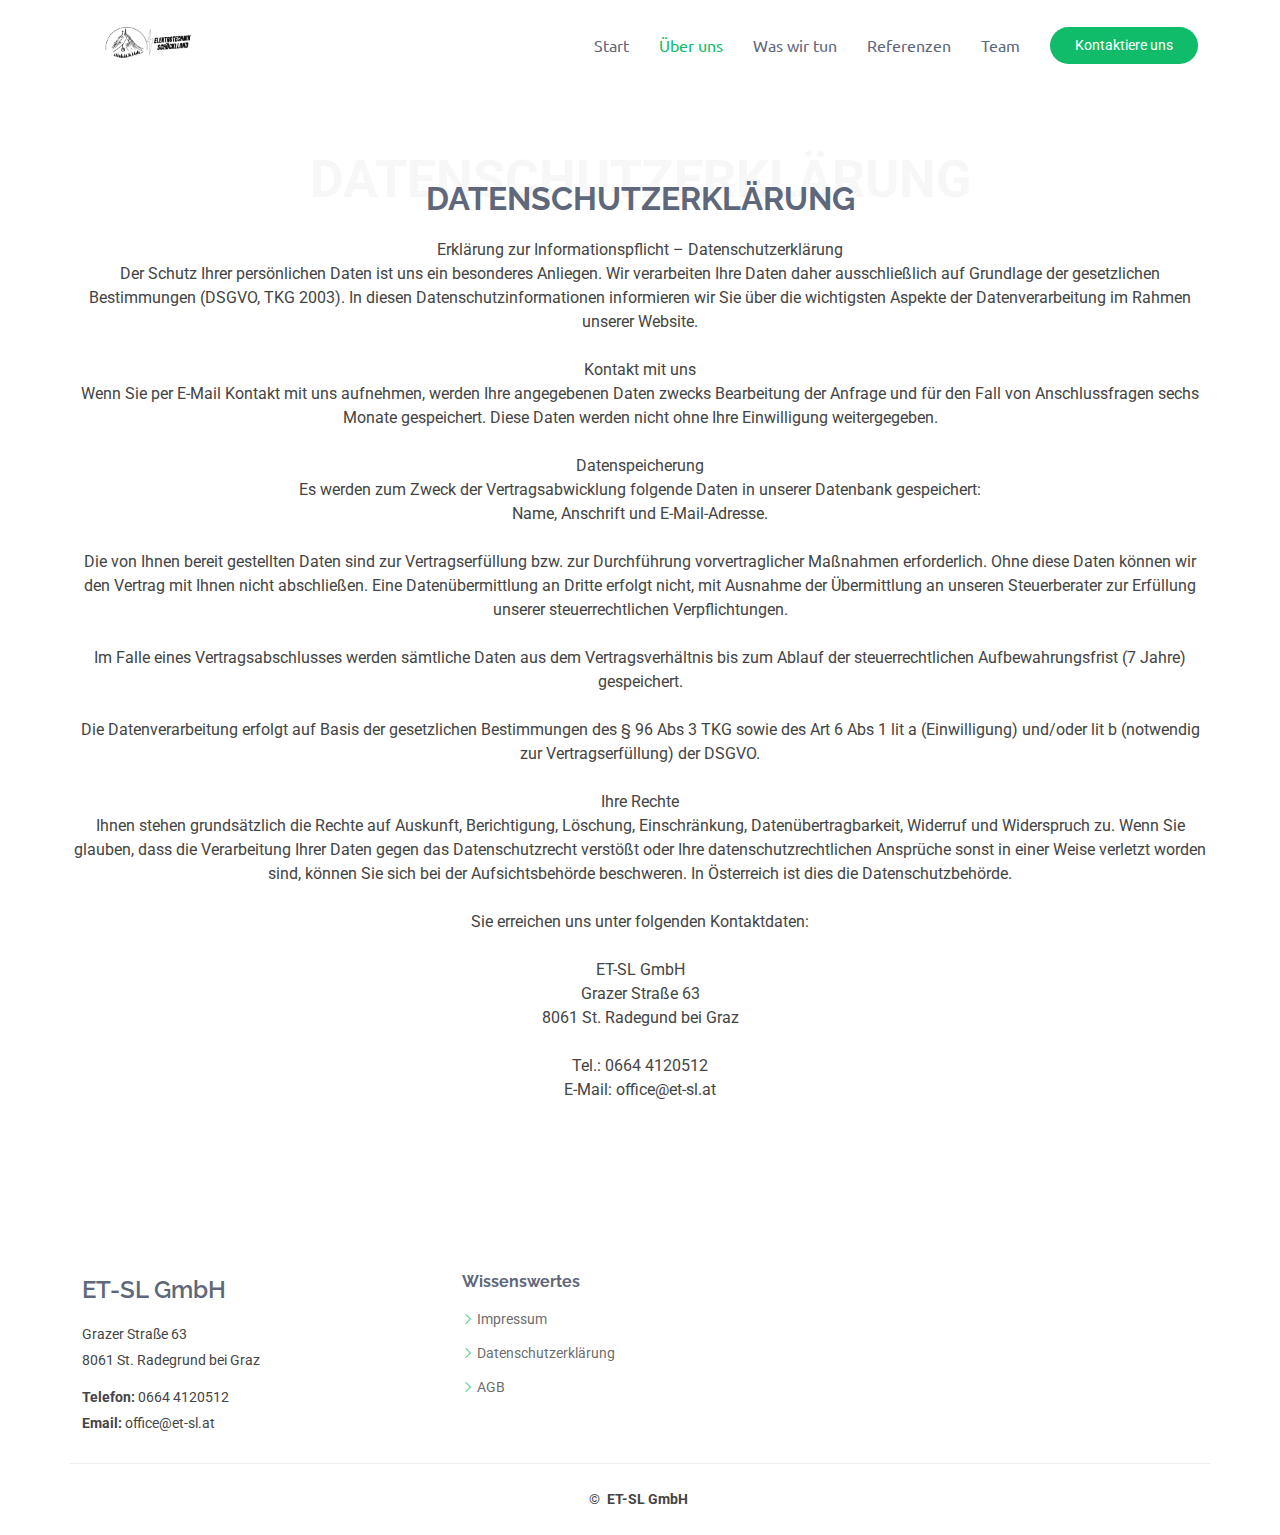
<file: datenschutz.html>
<!DOCTYPE html>
<html lang="en">

<head>
  <meta charset="utf-8">
  <meta content="width=device-width, initial-scale=1.0" name="viewport">
  <title>Elektrotechnik Schöcklland | ET-SL GmbH</title>
  <meta name="description" content="">
  <meta name="keywords" content="">

  <!-- Favicons -->
  <link href="assets/img/favicon.ico" rel="icon">

  <!-- Fonts -->
  <link href="https://fonts.googleapis.com" rel="preconnect">
  <link href="https://fonts.gstatic.com" rel="preconnect" crossorigin>
  <link href="https://fonts.googleapis.com/css2?family=Roboto:ital,wght@0,100;0,300;0,400;0,500;0,700;0,900;1,100;1,300;1,400;1,500;1,700;1,900&family=Raleway:ital,wght@0,100;0,200;0,300;0,400;0,500;0,600;0,700;0,800;0,900;1,100;1,200;1,300;1,400;1,500;1,600;1,700;1,800;1,900&family=Ubuntu:ital,wght@0,300;0,400;0,500;0,700;1,300;1,400;1,500;1,700&display=swap" rel="stylesheet">

  <!-- Vendor CSS Files -->
  <link href="assets/vendor/bootstrap/css/bootstrap.min.css" rel="stylesheet">
  <link href="assets/vendor/bootstrap-icons/bootstrap-icons.css" rel="stylesheet">
  <link href="assets/vendor/aos/aos.css" rel="stylesheet">
  <link href="assets/vendor/glightbox/css/glightbox.min.css" rel="stylesheet">
  <link href="assets/vendor/swiper/swiper-bundle.min.css" rel="stylesheet">

  <!-- Main CSS File -->
  <link href="assets/css/main.css" rel="stylesheet">

  
</head>

<body class="index-page">

  <header id="header" class="header d-flex align-items-center sticky-top">
    <div class="container-fluid container-xl position-relative d-flex align-items-center">

      <a href="index.html" class="logo d-flex align-items-center me-auto">
        
        <img src="assets/img/logo.png" alt="">
        <!-- <h1 class="sitename">Elektrotechnik Schöcklland</h1>-->
      </a>

      <nav id="navmenu" class="navmenu">
        <ul>
          <li><a href="index.html#start" class="active">Start</a></li>
          <li><a href="index.html#about">Über uns</a></li>
          <li><a href="index.html#leistungen">Was wir tun</a></li>
          <li><a href="index.html#portfolio">Referenzen</a></li>
          <li><a href="index.html#team">Team</a></li>
          
        </ul>
        <i class="mobile-nav-toggle d-xl-none bi bi-list"></i>
      </nav>

      <a class="btn-getstarted" href="index.html#contact">Kontaktiere uns</a>

    </div>
  </header>

  <main class="main">

    <!-- About Section -->
    <section id="about" class="about section">

      <!-- Section Title -->
      <div class="container section-title" data-aos="fade-up">
        <span>Datenschutzerklärung<br></span>
        <h2>Datenschutzerklärung</h2>
        <p>Erklärung zur Informationspflicht – Datenschutzerklärung<br>
          Der Schutz Ihrer persönlichen Daten ist uns ein besonderes Anliegen. Wir verarbeiten Ihre Daten daher ausschließlich auf Grundlage der gesetzlichen Bestimmungen (DSGVO, TKG 2003). In diesen Datenschutzinformationen informieren wir Sie über die wichtigsten Aspekte der Datenverarbeitung im Rahmen unserer Website.<br><br>
          
          Kontakt mit uns<br>
          Wenn Sie per  E-Mail Kontakt mit uns aufnehmen, werden Ihre angegebenen Daten zwecks Bearbeitung der Anfrage und für den Fall von Anschlussfragen sechs Monate gespeichert. Diese Daten werden nicht ohne Ihre Einwilligung weitergegeben.<br><br>
          
          Datenspeicherung<br>
          Es werden zum Zweck der Vertragsabwicklung folgende Daten in unserer Datenbank gespeichert:<br>
          Name, Anschrift und E-Mail-Adresse.<br><br>
          
          Die von Ihnen bereit gestellten Daten sind zur Vertragserfüllung bzw. zur Durchführung vorvertraglicher Maßnahmen erforderlich. Ohne diese Daten können wir den Vertrag mit Ihnen nicht abschließen. Eine Datenübermittlung an Dritte erfolgt nicht, mit Ausnahme der Übermittlung an unseren Steuerberater zur Erfüllung unserer steuerrechtlichen Verpflichtungen.<br><br>
          
          Im Falle eines Vertragsabschlusses werden sämtliche Daten aus dem Vertragsverhältnis bis zum Ablauf der steuerrechtlichen Aufbewahrungsfrist (7 Jahre) gespeichert.<br><br>
          
          Die Datenverarbeitung erfolgt auf Basis der gesetzlichen Bestimmungen des § 96 Abs 3 TKG sowie des Art 6 Abs 1 lit a (Einwilligung) und/oder lit b (notwendig zur Vertragserfüllung) der DSGVO.<br><br>
          
          
          Ihre Rechte<br>
          Ihnen stehen grundsätzlich die Rechte auf Auskunft, Berichtigung, Löschung, Einschränkung, Datenübertragbarkeit, Widerruf und Widerspruch zu. Wenn Sie glauben, dass die Verarbeitung Ihrer Daten gegen das Datenschutzrecht verstößt oder Ihre datenschutzrechtlichen Ansprüche sonst in einer Weise verletzt worden sind, können Sie sich bei der Aufsichtsbehörde beschweren. In Österreich ist dies die Datenschutzbehörde.<br><br>
          Sie erreichen uns unter folgenden Kontaktdaten:<br><br>
          
          ET-SL GmbH<br>
          Grazer Straße 63<br>
          8061 St. Radegund bei Graz<br><br>
          
          Tel.: 0664 4120512<br>
          
          E-Mail: office@et-sl.at<br>
            </div><!-- End Section Title -->


  </main>

  <footer id="footer" class="footer">

    

    <div class="container footer-top">
      <div class="row gy-4">
        <div class="col-lg-4 col-md-6 footer-about">
          <a href="index.html" class="d-flex align-items-center">
            <span class="sitename">ET-SL GmbH</span>
          </a>
          <div class="footer-contact pt-3">
            <p>Grazer Straße 63</p>
            <p>8061 St. Radegrund bei Graz</p>
            <p class="mt-3"><strong>Telefon:</strong> <span>0664 4120512</span></p>
            <p><strong>Email:</strong> <span>office@et-sl.at</span></p>
          </div>
        </div>

        <div class="col-lg-2 col-md-3 footer-links">
          <h4>Wissenswertes</h4>
          <ul>
            <li><i class="bi bi-chevron-right"></i> <a href="impressum.html">Impressum</a></li>
            <li><i class="bi bi-chevron-right"></i> <a href="datenschutz.html">Datenschutzerklärung</a></li>
            <li><i class="bi bi-chevron-right"></i> <a href="agb.html">AGB</a></li>
            
          </ul>
        </div>


        

      </div>
    </div>

    <div class="container copyright text-center mt-4">
      <p>© <strong class="px-1 sitename">ET-SL GmbH</strong> </p>
      
    </div>

  </footer>

  <!-- Scroll Top -->
  <a href="#" id="scroll-top" class="scroll-top d-flex align-items-center justify-content-center"><i class="bi bi-arrow-up-short"></i></a>

  <!-- Preloader -->
  <div id="preloader"></div>

  <!-- Vendor JS Files -->
  <script src="assets/vendor/bootstrap/js/bootstrap.bundle.min.js"></script>
  <script src="assets/vendor/php-email-form/validate.js"></script>
  <script src="assets/vendor/aos/aos.js"></script>
  <script src="assets/vendor/glightbox/js/glightbox.min.js"></script>
  <script src="assets/vendor/purecounter/purecounter_vanilla.js"></script>
  <script src="assets/vendor/imagesloaded/imagesloaded.pkgd.min.js"></script>
  <script src="assets/vendor/isotope-layout/isotope.pkgd.min.js"></script>
  <script src="assets/vendor/swiper/swiper-bundle.min.js"></script>

  <!-- Main JS File -->
  <script src="assets/js/main.js"></script>

</body>

</html>
</file>
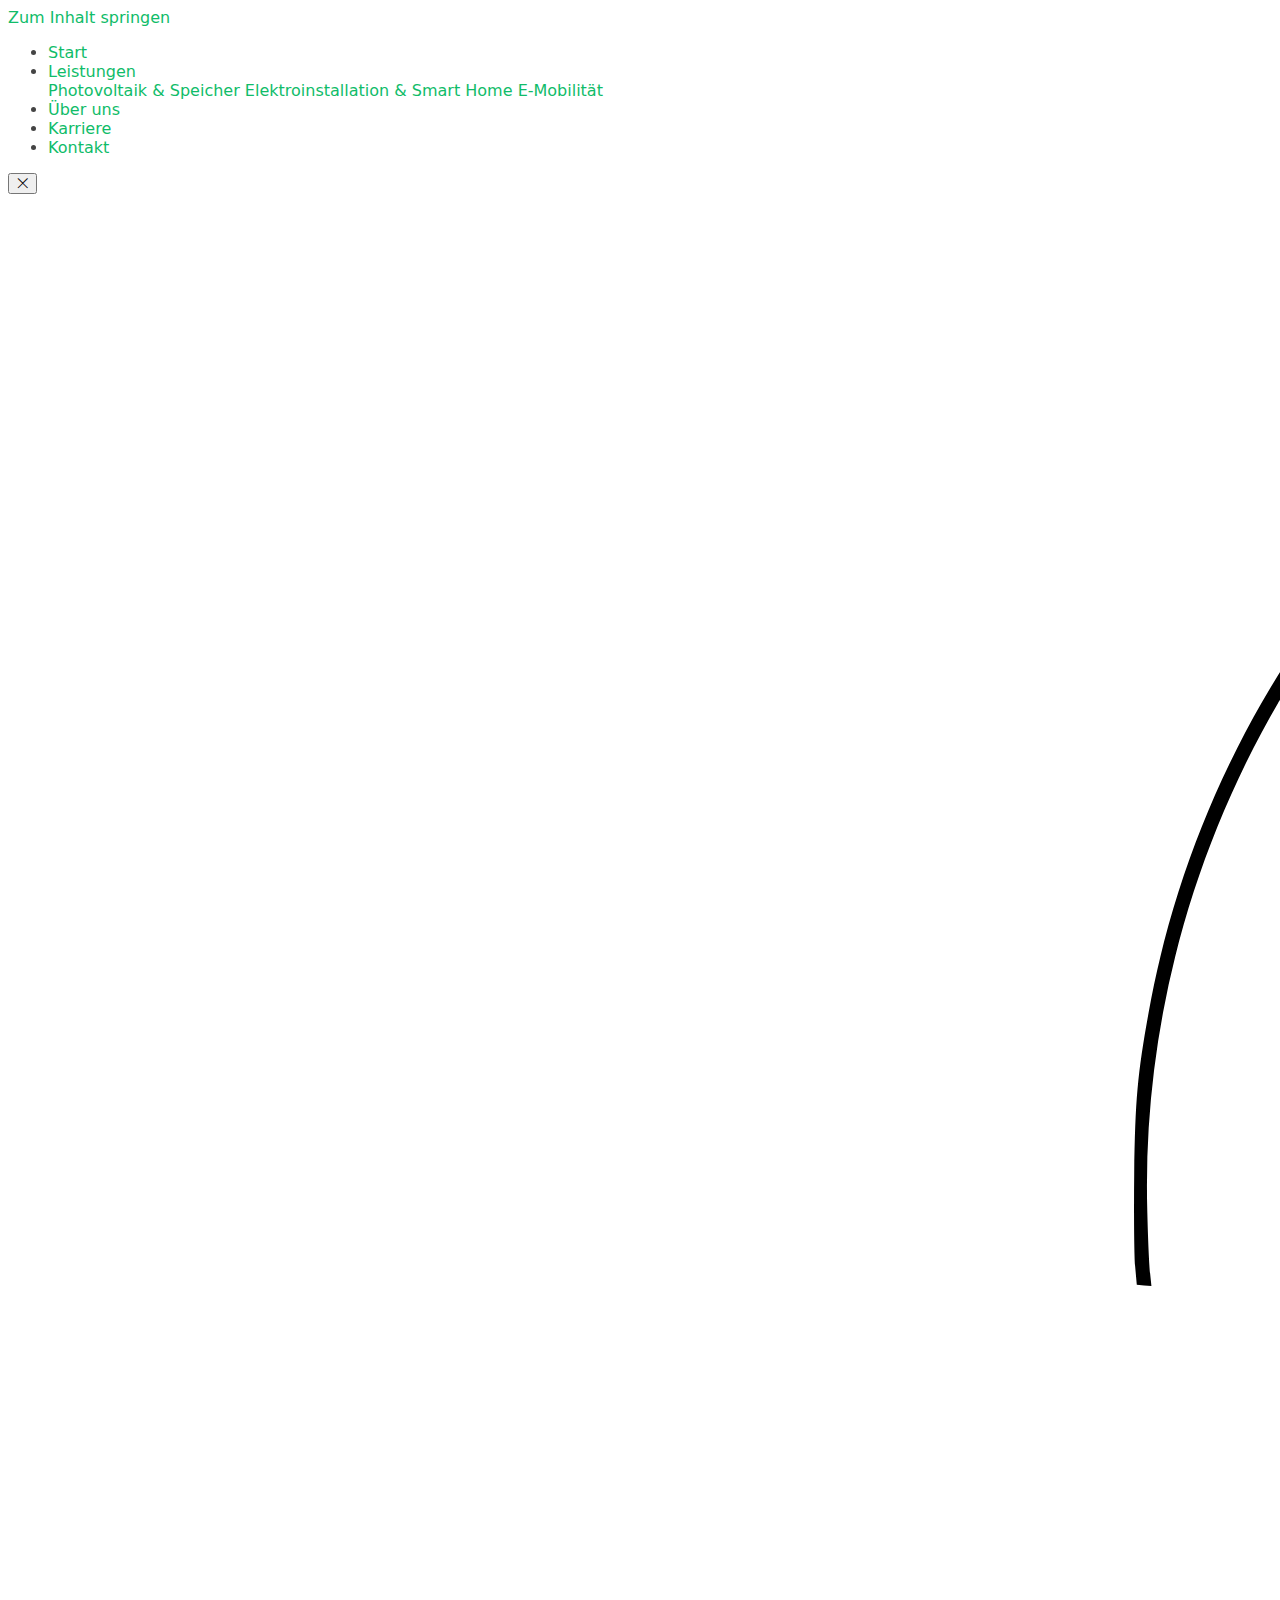
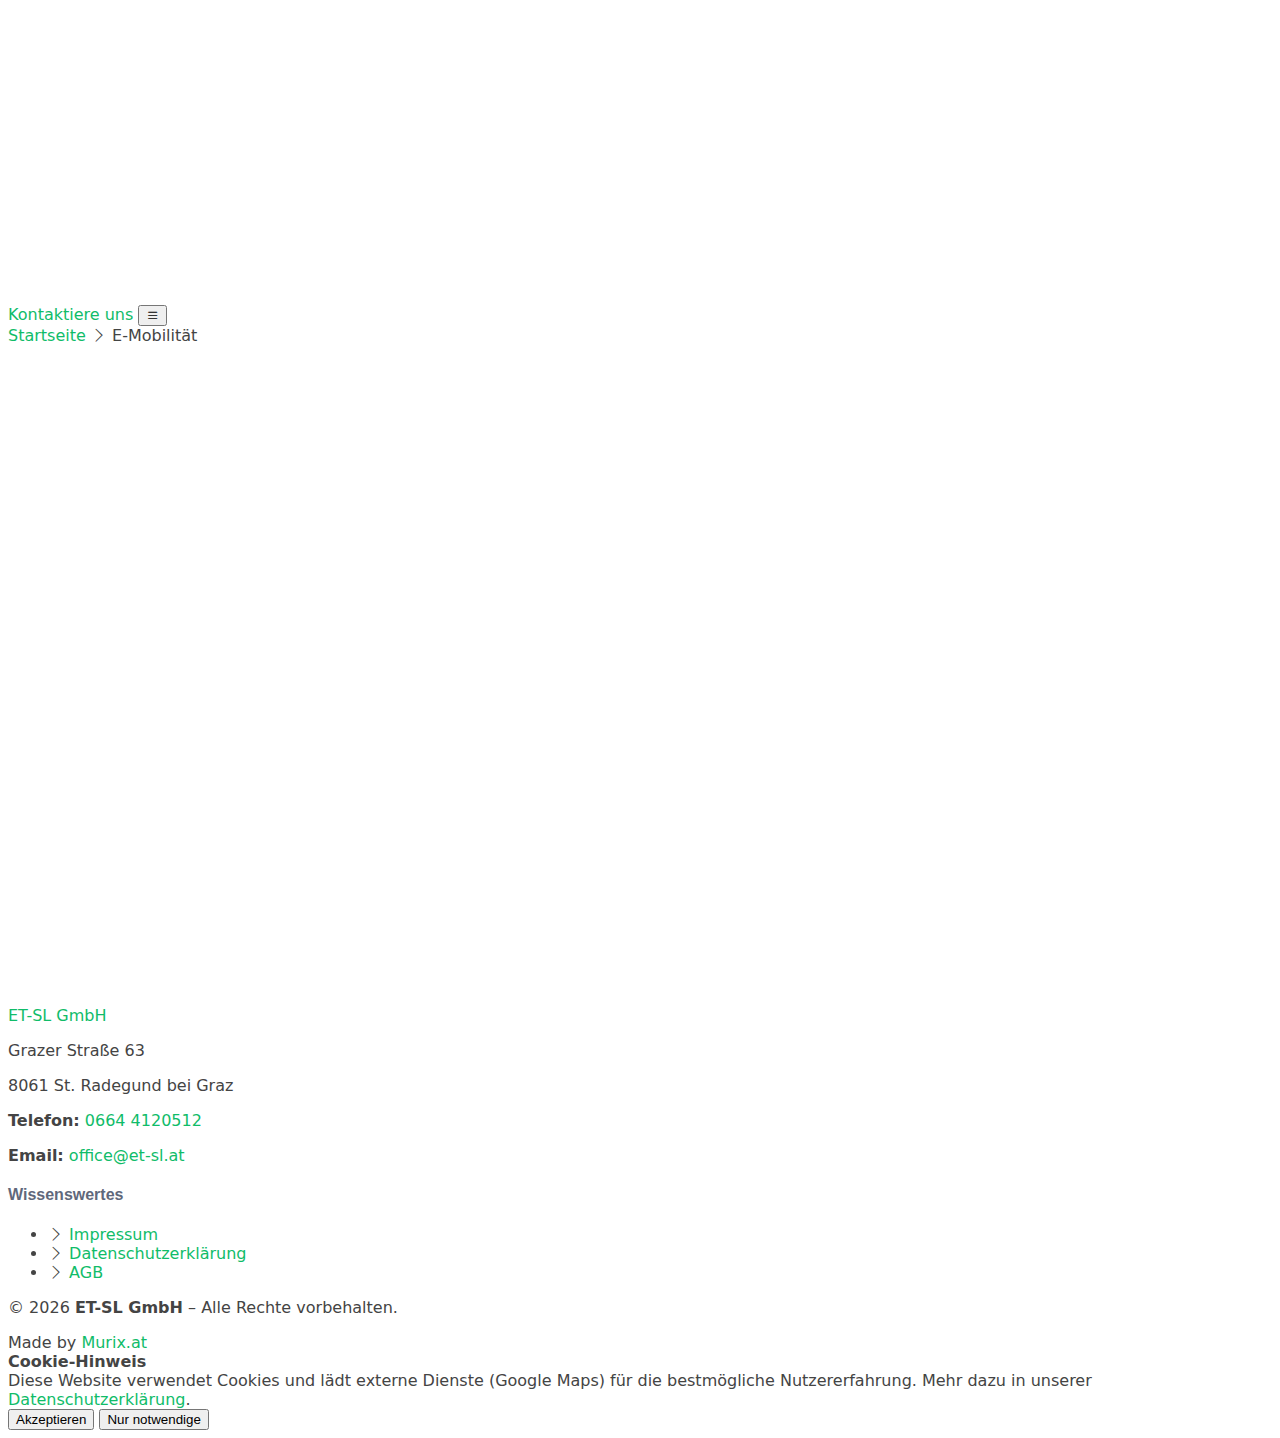
<file: e-mobilitaet.html>
<!DOCTYPE html>
<html lang="de">

<head>
  <meta charset="utf-8">
  <meta content="width=device-width, initial-scale=1.0" name="viewport">
  <title>E-Mobilität & Wallboxen in Graz Umgebung | Elektrotechnik Schöcklland ET-SL GmbH</title>
  <meta name="description"
    content="Sichere Ladestationen und Wallboxen für Ihr Elektroauto installieren lassen. ET-SL ist Ihr Partner für E-Mobilität in St. Radegund und Graz.">
  <meta name="keywords"
    content="E-Mobilität Graz, Wallbox installieren St. Radegund, Ladestation Elektroauto Steiermark">

  <!-- Canonical URL -->
  <link rel="canonical" href="https://et-sl.at/e-mobilitaet.html">

  <!-- Open Graph / Social Media -->
  <meta property="og:type" content="website">
  <meta property="og:url" content="https://et-sl.at/e-mobilitaet.html">
  <meta property="og:title" content="E-Mobilität & Wallboxen in Graz Umgebung | Elektrotechnik Schöcklland">
  <meta property="og:description"
    content="Sichere Ladestationen und Wallboxen für Ihr Elektroauto installieren lassen. ET-SL ist Ihr Partner für E-Mobilität in St. Radegund und Graz.">
  <meta property="og:image" content="https://et-sl.at/assets/img/Logo_final.svg">
  <meta property="og:locale" content="de_AT">

  <link href="assets/img/favicon.ico" rel="icon">
  <link href="assets/img/favicon.ico" rel="icon">
  <link href="assets/vendor/bootstrap-icons/bootstrap-icons.css" rel="stylesheet">
  <link href="assets/vendor/aos/aos.css" rel="stylesheet">
  <link href="assets/vendor/glightbox/css/glightbox.min.css" rel="stylesheet">
  <link href="assets/css/main.css" rel="stylesheet">

  <!-- JSON-LD Structured Data for Service/Page -->
  <script type="application/ld+json">
  {
    "@context": "https://schema.org",
    "@graph": [
      {
        "@type": "WebPage",
        "name": "E-Mobilität & Wallboxen in Graz Umgebung",
        "publisher": {
          "@type": "Electrician",
          "name": "Elektrotechnik Schöcklland - ET-SL GmbH",
          "logo": "https://et-sl.at/assets/img/Logo_final.svg"
        }
      },
      {
        "@type": "BreadcrumbList",
        "itemListElement": [
          {
            "@type": "ListItem",
            "position": 1,
            "name": "Startseite",
            "item": "https://et-sl.at/"
          },
          {
            "@type": "ListItem",
            "position": 2,
            "name": "E-Mobilität",
            "item": "https://et-sl.at/e-mobilitaet.html"
          }
        ]
      }
    ]
  }
  </script>
</head>

  <a href="#main-content" class="skip-link">Zum Inhalt springen</a>

  <nav class="main-nav" id="main-nav">
        <ul class="nav-links">
          <li><a href="index.html" title="Zur Startseite von ET-SL">Start</a></li>
          <li class="dropdown">
            <a href="index.html#leistungen" title="Unsere Elektrotechnik-Leistungen im Überblick">Leistungen</a>
            <div class="dropdown-menu">
              <a href="photovoltaik.html" title="Mehr über Photovoltaik und Stromspeicher erfahren">Photovoltaik &amp; Speicher</a>
              <a href="elektroinstallation.html" title="Alles über Elektroinstallation und Smart Home erfahren">Elektroinstallation &amp; Smart Home</a>
              <a href="e-mobilitaet.html" title="Informationen zu Ladestationen und E-Mobilität">E-Mobilität</a>
            </div>
          </li>
          <li><a href="ueber-uns.html" title="Lernen Sie die ET-SL GmbH und unser Team kennen">Über uns</a></li>
          <li><a href="karriere.html" title="Werden Sie Teil unseres Teams - Offene Stellen">Karriere</a></li>
          <li><a href="index.html#contact" title="Nehmen Sie Kontakt mit uns auf">Kontakt</a></li>
        </ul>
      </nav>
  <button class="mobile-nav-close" id="mobile-nav-close" aria-label="Menü schließen">
        <i class="bi bi-x-lg"></i>
      </button>

  <!-- ==================== Header ==================== -->
  <header class="site-header" id="header">
    <div class="container">
      <a href="index.html" class="logo">
        <img src="assets/img/logo.png" alt="Elektrotechnik Schöcklland ET-SL GmbH Logo">
      </a>
      
      <a class="btn btn-primary header-cta" href="index.html#contact" title="Jetzt unverbindlich Kontakt aufnehmen">Kontaktiere uns</a>
      <button class="mobile-nav-toggle" id="mobile-nav-toggle" aria-label="Menü öffnen">
        <i class="bi bi-list"></i>
      </button>
      
    </div>
  </header>

  <!-- Visual Breadcrumbs -->
  <nav class="breadcrumb-nav" aria-label="Breadcrumb">
    <div class="container">
      <div class="breadcrumb">
        <a href="index.html">Startseite</a>
        <span class="separator"><i class="bi bi-chevron-right"></i></span>
        <span class="current">E-Mobilität</span>
      </div>
    </div>
  </nav>

  <!-- ==================== Main Content ==================== -->
  <main id="main-content">

    <section class="section" style="padding-top: var(--space-4xl);">
      <div class="container">
        <div class="section-header" data-aos="fade-up">
          <span class="section-label">Zukunft der Fortbewegung</span>
          <h1>E-Mobilität & Ladeinfrastruktur</h1>
        </div>
        <div style="max-width: 800px; margin: 0 auto; line-height: 1.8; color: var(--color-muted);" data-aos="fade-up"
          data-aos-delay="100">
          <p
            style="font-size: var(--font-size-lg); color: var(--color-heading); font-weight: 500; margin-bottom: var(--space-md);">
            Sicher und schnell Zuhause laden.</p>
          <p>Die reine Haushaltssteckdose ist für Elektroautos ungeeignet. Wir installieren die passende Wandladestation
            (Wallbox), damit Sie Ihr E-Auto sicher und in kürzester Zeit aufladen können – idealerweise kombiniert mit
            eigenem Solarstrom.</p>

          <h3 style="margin-top: var(--space-xl); margin-bottom: var(--space-md); color: var(--color-heading);">
            Ladungslösungen von ET-SL:</h3>
          <ul style="list-style: none; padding: 0; display: flex; flex-direction: column; gap: 10px;">
            <li><i class="bi bi-chevron-right"
                style="color: var(--color-primary); margin-right: 10px;"></i><strong>Heimische Wallboxen:</strong>
              Kompakte und leistungsstarke 11 kW oder 22 kW AC-Ladestationen für Garage und Carport.</li>
            <li><i class="bi bi-chevron-right"
                style="color: var(--color-primary); margin-right: 10px;"></i><strong>PV-Überschussladen:</strong>
              Kopplung der Wallbox mit Ihrer Photovoltaikanlage, sodass nur der gratis überschüssige Sonnenstrom getankt
              wird.</li>
            <li><i class="bi bi-chevron-right"
                style="color: var(--color-primary); margin-right: 10px;"></i><strong>Lastmanagement für
                Wohnanlagen:</strong> Damit beim gleichzeitigen Laden mehrerer E-Autos in Tiefgaragen der Netzanschluss
              nicht überlastet wird.</li>
            <li><i class="bi bi-chevron-right"
                style="color: var(--color-primary); margin-right: 10px;"></i><strong>Förderungen:</strong> Wir beraten
              und unterstützen Sie bei der Beantragung aktueller e-Mobilitätsförderungen sowie bei regionalen Zuschüssen
              in der Steiermark.</li>
          </ul>

          <div style="margin-top: var(--space-2xl); text-align: center;">
            <a href="index.html#contact" class="btn btn-primary btn-lg">Wallbox Angebot einholen</a>
          </div>
        </div>
      </div>
    </section>

  </main>
  <footer class="site-footer" id="footer">
    <div class="container">
      <div class="footer-grid">
        <div class="footer-about">
          <a href="index.html" class="footer-brand">ET-SL GmbH</a>
          <div class="footer-contact-info">
            <p>Grazer Straße 63</p>
            <p>8061 St. Radegund bei Graz</p>
            <p style="margin-top: 12px;"><strong>Telefon:</strong> <a href="tel:+436644120512">0664 4120512</a></p>
            <p><strong>Email:</strong> <a href="mailto:office@et-sl.at">office@et-sl.at</a></p>
          </div>
        </div>
        <div class="footer-links">
          <h4>Wissenswertes</h4>
          <ul>
            <li><i class="bi bi-chevron-right"></i> <a href="impressum.html">Impressum</a></li>
            <li><i class="bi bi-chevron-right"></i> <a href="datenschutz.html">Datenschutzerklärung</a></li>
            <li><i class="bi bi-chevron-right"></i> <a href="agb.html">AGB</a></li>
          </ul>
        </div>
      </div>
      <div class="footer-bottom">
        <p>© 2026 <strong>ET-SL GmbH</strong> – Alle Rechte vorbehalten.</p>
        <div class="murix-credits">
          Made by <a href="https://murix.at" target="_blank">Murix.at</a>
        </div>
      </div>
    </div>
  </footer>
  <a href="#" id="scroll-top" class="scroll-top" aria-label="Nach oben scrollen">
    <i class="bi bi-arrow-up-short"></i>
  </a>
  <div id="preloader"></div>
  <script src="assets/vendor/aos/aos.js"></script>
  <script src="assets/vendor/glightbox/js/glightbox.min.js"></script>
  <script src="assets/js/main.js"></script>
  <!-- Cookie Consent Banner -->
  <div id="cookie-consent" class="cookie-consent">
    <div class="cookie-consent-inner">
      <div class="cookie-consent-text">
        <strong>Cookie-Hinweis</strong><br>
        Diese Website verwendet Cookies und lädt externe Dienste (Google Maps) für die bestmögliche Nutzererfahrung.
        Mehr dazu in unserer <a href="datenschutz.html">Datenschutzerklärung</a>.
      </div>
      <div class="cookie-consent-actions">
        <button onclick="acceptCookies()" class="cookie-btn cookie-btn-accept">Akzeptieren</button>
        <button onclick="declineCookies()" class="cookie-btn cookie-btn-decline">Nur notwendige</button>
      </div>
    </div>
  </div>
  <script>
    function acceptCookies() {
      localStorage.setItem('cookie-consent', 'accepted');
      document.getElementById('cookie-consent').style.display = 'none';
    }
    function declineCookies() {
      localStorage.setItem('cookie-consent', 'declined');
      document.getElementById('cookie-consent').style.display = 'none';
      var maps = document.querySelectorAll('iframe[src*="google.com/maps"]');
      maps.forEach(function (m) {
        var notice = document.createElement('div');
        notice.className = 'map-disabled';
        notice.innerHTML = '<i class="bi bi-geo-alt"></i> Karte deaktiviert. <a href="https://maps.google.com/?q=Grazer+Stra%C3%9Fe+63+8061+St.+Radegund" target="_blank" rel="noopener">In Google Maps öffnen</a>';
        m.parentNode.replaceChild(notice, m);
      });
    }
    if (!localStorage.getItem('cookie-consent')) {
      document.getElementById('cookie-consent').style.display = 'block';
    } else if (localStorage.getItem('cookie-consent') === 'declined') {
      declineCookies();
    }
  </script>
</body>

</html>
</file>
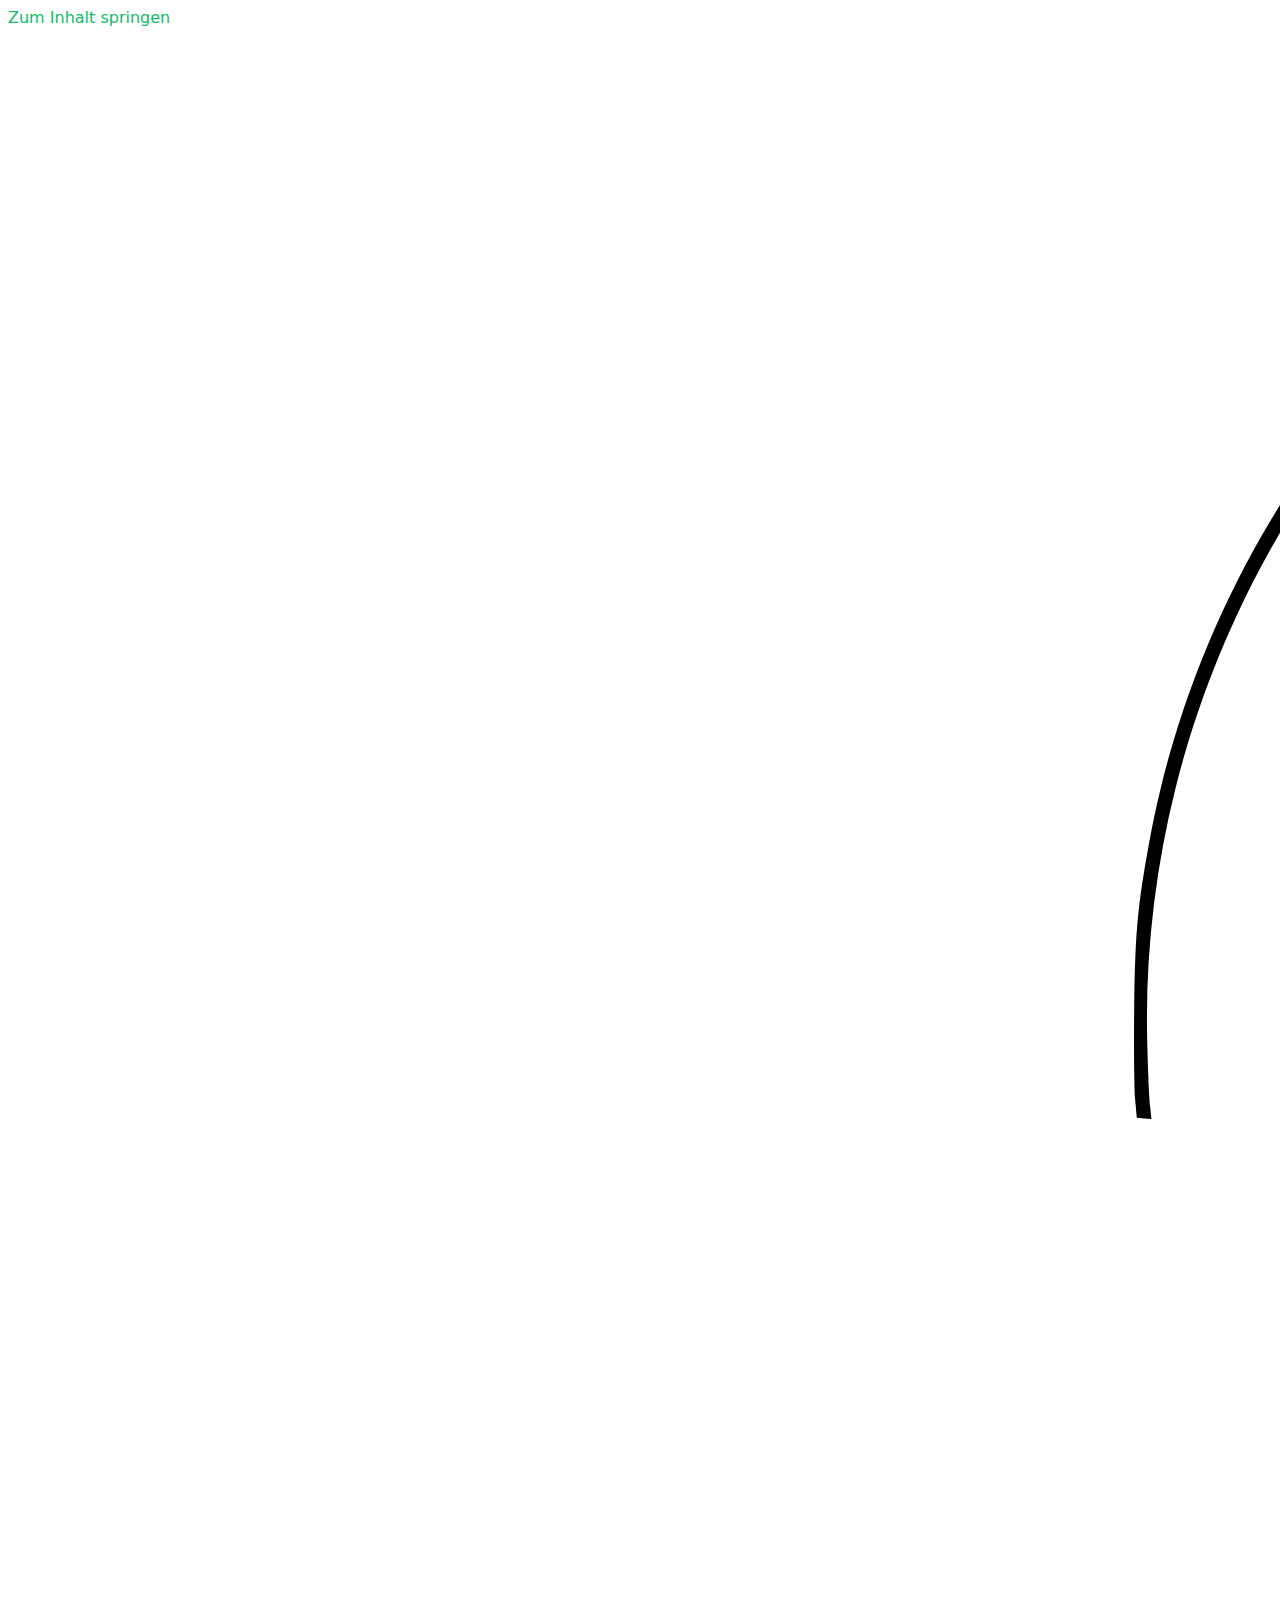
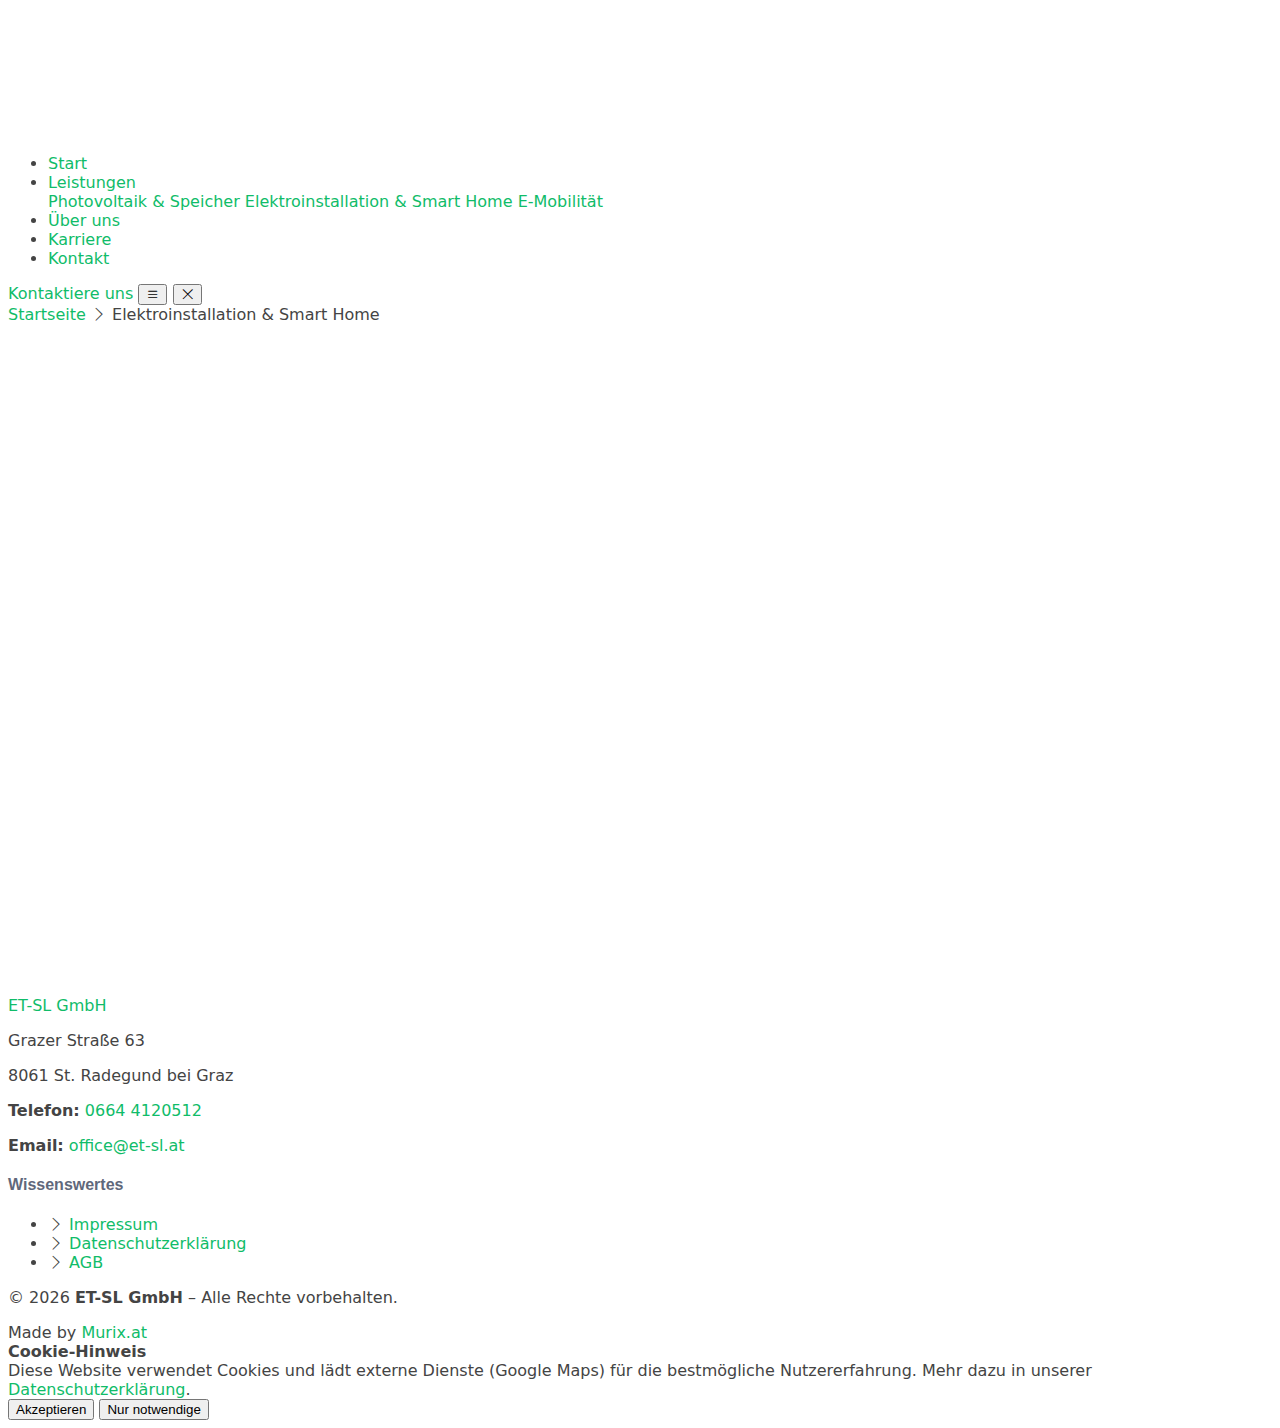
<file: elektroinstallation.html>
<!DOCTYPE html>
<html lang="de">
<head>
  <meta charset="utf-8">
  <meta content="width=device-width, initial-scale=1.0" name="viewport">
  <title>Elektroinstallation & Smart Home vom Meisterbetrieb | Elektrotechnik Schöcklland ET-SL GmbH</title>
  <meta name="description" content="Professionelle Elektroinstallation, Haussteuerung und Smart Home Systeme (KNX) in St. Radegund und Graz Umgebung vom Meisterbetrieb ET-SL.">
  <meta name="keywords" content="Elektroinstallation Graz, Elektriker St. Radegund, Smart Home KNX Steiermark, Hausverkabelung">

  <!-- Canonical URL -->
  <link rel="canonical" href="https://et-sl.at/elektroinstallation.html">

  <!-- Open Graph / Social Media -->
  <meta property="og:type" content="website">
  <meta property="og:url" content="https://et-sl.at/elektroinstallation.html">
  <meta property="og:title" content="Elektroinstallation & Smart Home vom Meisterbetrieb | Elektrotechnik Schöcklland">
  <meta property="og:description" content="Professionelle Elektroinstallation, Haussteuerung und Smart Home Systeme (KNX) in St. Radegund und Graz Umgebung vom Meisterbetrieb ET-SL.">
  <meta property="og:image" content="https://et-sl.at/assets/img/Logo_final.svg">
  <meta property="og:locale" content="de_AT">

  <link href="assets/img/favicon.ico" rel="icon">
  <link href="assets/vendor/bootstrap-icons/bootstrap-icons.css" rel="stylesheet">
  <link href="assets/vendor/aos/aos.css" rel="stylesheet">
  <link href="assets/vendor/glightbox/css/glightbox.min.css" rel="stylesheet">
  <link href="assets/css/main.css" rel="stylesheet">

  <!-- JSON-LD Structured Data for Service/Page -->
  <script type="application/ld+json">
  {
    "@context": "https://schema.org",
    "@graph": [
      {
        "@type": "WebPage",
        "name": "Elektroinstallation & Smart Home vom Meisterbetrieb",
        "publisher": {
          "@type": "Electrician",
          "name": "Elektrotechnik Schöcklland - ET-SL GmbH",
          "logo": "https://et-sl.at/assets/img/Logo_final.svg"
        }
      },
      {
        "@type": "BreadcrumbList",
        "itemListElement": [
          {
            "@type": "ListItem",
            "position": 1,
            "name": "Startseite",
            "item": "https://et-sl.at/"
          },
          {
            "@type": "ListItem",
            "position": 2,
            "name": "Elektroinstallation & Smart Home",
            "item": "https://et-sl.at/elektroinstallation.html"
          }
        ]
      }
    ]
  }
  </script>
</head>
  <a href="#main-content" class="skip-link">Zum Inhalt springen</a>

  
  

  <!-- ==================== Header ==================== -->
  <header class="site-header" id="header">
    <div class="container">
      <a href="index.html" class="logo">
        <img src="assets/img/logo.png" alt="Elektrotechnik Schöcklland ET-SL GmbH Logo">
      </a>
      
      <nav class="main-nav" id="main-nav">
        <ul class="nav-links">
          <li><a href="index.html" title="Zur Startseite von ET-SL">Start</a></li>
          <li class="dropdown">
            <a href="index.html#leistungen" title="Unsere Elektrotechnik-Leistungen im Überblick">Leistungen</a>
            <div class="dropdown-menu">
              <a href="photovoltaik.html" title="Mehr über Photovoltaik und Stromspeicher erfahren">Photovoltaik &amp; Speicher</a>
              <a href="elektroinstallation.html" title="Alles über Elektroinstallation und Smart Home erfahren">Elektroinstallation &amp; Smart Home</a>
              <a href="e-mobilitaet.html" title="Informationen zu Ladestationen und E-Mobilität">E-Mobilität</a>
            </div>
          </li>
          <li><a href="ueber-uns.html" title="Lernen Sie die ET-SL GmbH und unser Team kennen">Über uns</a></li>
          <li><a href="karriere.html" title="Werden Sie Teil unseres Teams - Offene Stellen">Karriere</a></li>
          <li><a href="index.html#contact" title="Nehmen Sie Kontakt mit uns auf">Kontakt</a></li>
        </ul>
      </nav>

      <a class="btn btn-primary header-cta" href="index.html#contact" title="Jetzt unverbindlich Kontakt aufnehmen">Kontaktiere uns</a>
      <button class="mobile-nav-toggle" id="mobile-nav-toggle" aria-label="Menü öffnen">
        <i class="bi bi-list"></i>
      </button>

      <button class="mobile-nav-close" id="mobile-nav-close" aria-label="Menü schließen">
        <i class="bi bi-x-lg"></i>
      </button>
      
    </div>
  </header>

  <!-- Visual Breadcrumbs -->
  <nav class="breadcrumb-nav" aria-label="Breadcrumb">
    <div class="container">
      <div class="breadcrumb">
        <a href="index.html">Startseite</a>
        <span class="separator"><i class="bi bi-chevron-right"></i></span>
        <span class="current">Elektroinstallation &amp; Smart Home</span>
      </div>
    </div>
  </nav>

  <!-- ==================== Main Content ==================== -->
  <main id="main-content">

    <section class="section" style="padding-top: var(--space-4xl);">
      <div class="container">
        <div class="section-header" data-aos="fade-up">
          <span class="section-label">Gebäudetechnik</span>
          <h1>Elektroinstallation & Smart Home</h1>
        </div>
        <div style="max-width: 800px; margin: 0 auto; line-height: 1.8; color: var(--color-muted);" data-aos="fade-up" data-aos-delay="100">
          <p style="font-size: var(--font-size-lg); color: var(--color-heading); font-weight: 500; margin-bottom: var(--space-md);">Sicherheit und Komfort für Ihr Zuhause.</p>
          <p>Ob privater Neubau, umfangreiche Altbausanierung oder modernisiertes Gewerbeobjekt – wir bieten das gesamte Spektrum der modernen Elektrotechnik aus einer Hand. Präzision, Normkonformität und zukunftssichere Technologien stehen bei uns im Mittelpunkt.</p>
          
          <div style="display: grid; grid-template-columns: repeat(auto-fit, minmax(300px, 1fr)); gap: var(--space-lg); margin-top: var(--space-xl);">
            <div style="background: var(--color-bg-alt); padding: var(--space-lg); border-radius: var(--radius-md); border: 1px solid var(--color-border);">
              <h4 style="color: var(--color-heading); margin-bottom: 10px;">Klassische Hausinstallation</h4>
              <p style="font-size: var(--font-size-sm);">Komplette Leitungsverlegung, Steckdosen, Schalterprogramme und Beleuchtung für Neubau und Kernsanierung.</p>
            </div>
            <div style="background: var(--color-bg-alt); padding: var(--space-lg); border-radius: var(--radius-md); border: 1px solid var(--color-border);">
              <h4 style="color: var(--color-heading); margin-bottom: 10px;">Verteilerbau</h4>
              <p style="font-size: var(--font-size-sm);">Planung und fachgerechte Ausführung von aufgeräumten und sicheren Schaltschränken und Zählerverteilern nach ÖVE-Norm.</p>
            </div>
            <div style="background: var(--color-bg-alt); padding: var(--space-lg); border-radius: var(--radius-md); border: 1px solid var(--color-border);">
              <h4 style="color: var(--color-heading); margin-bottom: 10px;">Smart Home Systeme</h4>
              <p style="font-size: var(--font-size-sm);">Intelligente Steuerung von Beleuchtung, Heizung und Rollläden. Wir integrieren KNX- und Funksysteme für maximalen Wohnkomfort.</p>
            </div>
            <div style="background: var(--color-bg-alt); padding: var(--space-lg); border-radius: var(--radius-md); border: 1px solid var(--color-border);">
              <h4 style="color: var(--color-heading); margin-bottom: 10px;">Sicherheitstechnik</h4>
              <p style="font-size: var(--font-size-sm);">Schützen Sie Ihr Eigentum mit zuverlässigen Alarmanlagen und modernen Videoüberwachungssystemen.</p>
            </div>
          </div>
          
          <div style="margin-top: var(--space-2xl); text-align: center;">
            <a href="index.html#contact" class="btn btn-primary btn-lg">Jetzt Bauprojekt anfragen</a>
          </div>
        </div>
      </div>
    </section>

  </main>
  <footer class="site-footer" id="footer">
    <div class="container">
      <div class="footer-grid">
        <div class="footer-about">
          <a href="index.html" class="footer-brand">ET-SL GmbH</a>
          <div class="footer-contact-info">
            <p>Grazer Straße 63</p>
            <p>8061 St. Radegund bei Graz</p>
            <p style="margin-top: 12px;"><strong>Telefon:</strong> <a href="tel:+436644120512">0664 4120512</a></p>
            <p><strong>Email:</strong> <a href="mailto:office@et-sl.at">office@et-sl.at</a></p>
          </div>
        </div>
        <div class="footer-links">
          <h4>Wissenswertes</h4>
          <ul>
            <li><i class="bi bi-chevron-right"></i> <a href="impressum.html">Impressum</a></li>
            <li><i class="bi bi-chevron-right"></i> <a href="datenschutz.html">Datenschutzerklärung</a></li>
            <li><i class="bi bi-chevron-right"></i> <a href="agb.html">AGB</a></li>
          </ul>
        </div>
      </div>
      <div class="footer-bottom">
        <p>© 2026 <strong>ET-SL GmbH</strong> – Alle Rechte vorbehalten.</p>
        <div class="murix-credits">
          Made by <a href="https://murix.at" target="_blank">Murix.at</a>
        </div>
      </div>
    </div>
  </footer>
  <a href="#" id="scroll-top" class="scroll-top" aria-label="Nach oben scrollen">
    <i class="bi bi-arrow-up-short"></i>
  </a>
  <div id="preloader"></div>
  <script src="assets/vendor/aos/aos.js"></script>
  <script src="assets/vendor/glightbox/js/glightbox.min.js"></script>
  <script src="assets/js/main.js"></script>
  <!-- Cookie Consent Banner -->
  <div id="cookie-consent" class="cookie-consent">
    <div class="cookie-consent-inner">
      <div class="cookie-consent-text">
        <strong>Cookie-Hinweis</strong><br>
        Diese Website verwendet Cookies und lädt externe Dienste (Google Maps) für die bestmögliche Nutzererfahrung.
        Mehr dazu in unserer <a href="datenschutz.html">Datenschutzerklärung</a>.
      </div>
      <div class="cookie-consent-actions">
        <button onclick="acceptCookies()" class="cookie-btn cookie-btn-accept">Akzeptieren</button>
        <button onclick="declineCookies()" class="cookie-btn cookie-btn-decline">Nur notwendige</button>
      </div>
    </div>
  </div>
  <script>
    function acceptCookies() {
      localStorage.setItem('cookie-consent', 'accepted');
      document.getElementById('cookie-consent').style.display = 'none';
    }
    function declineCookies() {
      localStorage.setItem('cookie-consent', 'declined');
      document.getElementById('cookie-consent').style.display = 'none';
      var maps = document.querySelectorAll('iframe[src*="google.com/maps"]');
      maps.forEach(function (m) {
        var notice = document.createElement('div');
        notice.className = 'map-disabled';
        notice.innerHTML = '<i class="bi bi-geo-alt"></i> Karte deaktiviert. <a href="https://maps.google.com/?q=Grazer+Stra%C3%9Fe+63+8061+St.+Radegund" target="_blank" rel="noopener">In Google Maps öffnen</a>';
        m.parentNode.replaceChild(notice, m);
      });
    }
    if (!localStorage.getItem('cookie-consent')) {
      document.getElementById('cookie-consent').style.display = 'block';
    } else if (localStorage.getItem('cookie-consent') === 'declined') {
      declineCookies();
    }
  </script>
</body>
</html>
</file>
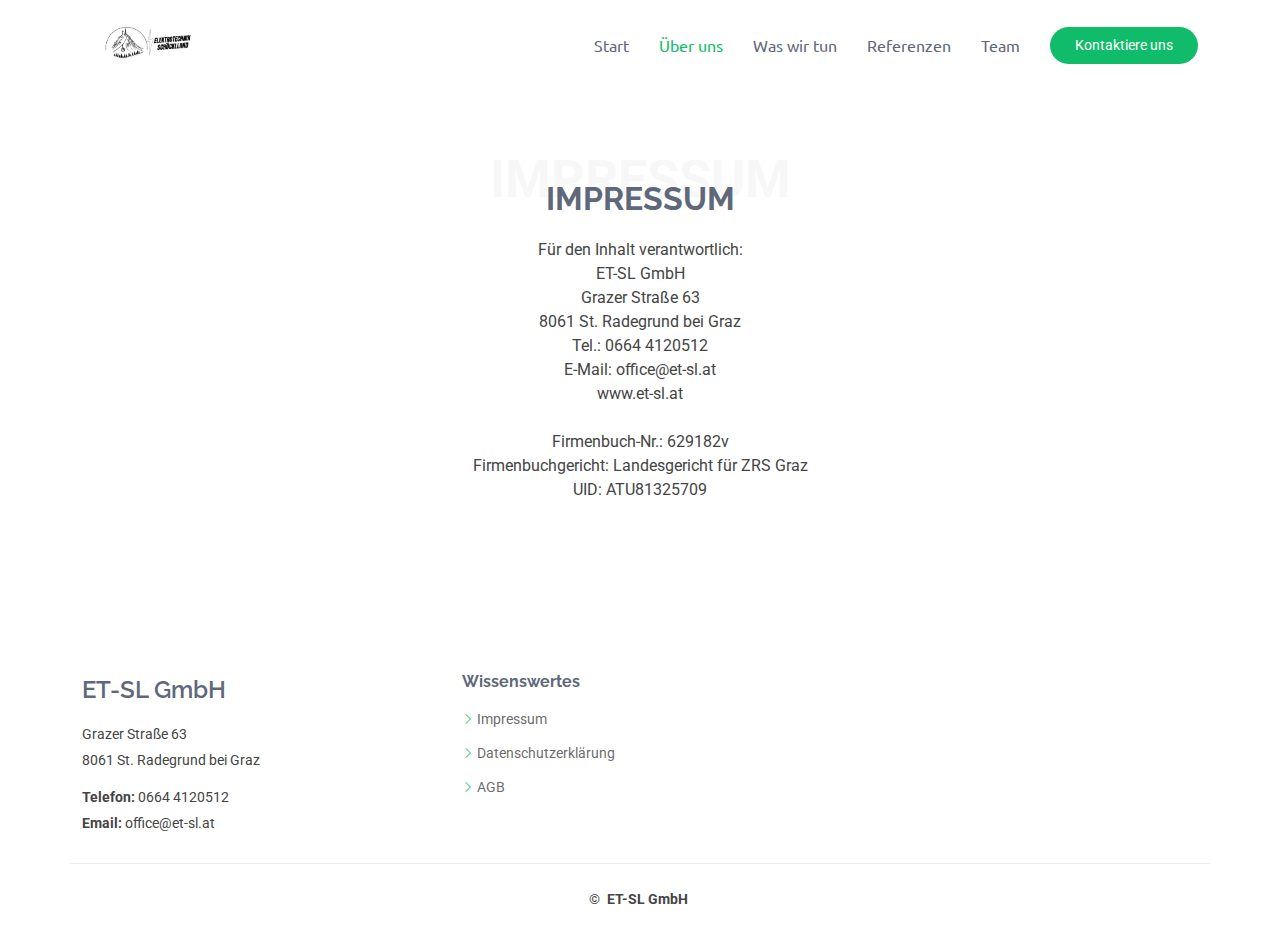
<file: impressum.html>
<!DOCTYPE html>
<html lang="en">

<head>
  <meta charset="utf-8">
  <meta content="width=device-width, initial-scale=1.0" name="viewport">
  <title>Elektrotechnik Schöcklland | ET-SL GmbH</title>
  <meta name="description" content="">
  <meta name="keywords" content="">

  <!-- Favicons -->
  <link href="assets/img/favicon.ico" rel="icon">


  <!-- Fonts -->
  <link href="https://fonts.googleapis.com" rel="preconnect">
  <link href="https://fonts.gstatic.com" rel="preconnect" crossorigin>
  <link href="https://fonts.googleapis.com/css2?family=Roboto:ital,wght@0,100;0,300;0,400;0,500;0,700;0,900;1,100;1,300;1,400;1,500;1,700;1,900&family=Raleway:ital,wght@0,100;0,200;0,300;0,400;0,500;0,600;0,700;0,800;0,900;1,100;1,200;1,300;1,400;1,500;1,600;1,700;1,800;1,900&family=Ubuntu:ital,wght@0,300;0,400;0,500;0,700;1,300;1,400;1,500;1,700&display=swap" rel="stylesheet">

  <!-- Vendor CSS Files -->
  <link href="assets/vendor/bootstrap/css/bootstrap.min.css" rel="stylesheet">
  <link href="assets/vendor/bootstrap-icons/bootstrap-icons.css" rel="stylesheet">
  <link href="assets/vendor/aos/aos.css" rel="stylesheet">
  <link href="assets/vendor/glightbox/css/glightbox.min.css" rel="stylesheet">
  <link href="assets/vendor/swiper/swiper-bundle.min.css" rel="stylesheet">

  <!-- Main CSS File -->
  <link href="assets/css/main.css" rel="stylesheet">

  
</head>

<body class="index-page">

  <header id="header" class="header d-flex align-items-center sticky-top">
    <div class="container-fluid container-xl position-relative d-flex align-items-center">

      <a href="index.html" class="logo d-flex align-items-center me-auto">
        <!-- Uncomment the line below if you also wish to use an image logo -->
        <img src="assets/img/logo.png" alt="">
        <!-- <h1 class="sitename">Elektrotechnik Schöcklland</h1>-->
      </a>

      <nav id="navmenu" class="navmenu">
        <ul>
          <li><a href="index.html#start" class="active">Start</a></li>
          <li><a href="index.html#about">Über uns</a></li>
          <li><a href="index.html#leistungen">Was wir tun</a></li>
          <li><a href="index.html#portfolio">Referenzen</a></li>
          <li><a href="index.html#team">Team</a></li>
          
        </ul>
        <i class="mobile-nav-toggle d-xl-none bi bi-list"></i>
      </nav>

      <a class="btn-getstarted" href="index.html#contact">Kontaktiere uns</a>

    </div>
  </header>

  <main class="main">

    <!-- About Section -->
    <section id="about" class="about section">

      <!-- Section Title -->
      <div class="container section-title" data-aos="fade-up">
        <span>Impressum<br></span>
        <h2>Impressum</h2>
        <p>Für den Inhalt verantwortlich:
<br>
          ET-SL GmbH
          <br>
          Grazer Straße 63
          <br>
          8061 St. Radegrund bei Graz
          <br>
          Tel.: 0664 4120512
          <br>
          E-Mail: office@et-sl.at
          <br>
          www.et-sl.at
          <br>
          <br>
          Firmenbuch-Nr.: 629182v
          <br>
          Firmenbuchgericht: Landesgericht für ZRS Graz
          <br>
          UID: ATU81325709</p>
      </div><!-- End Section Title -->


  </main>

  <footer id="footer" class="footer">

    

    <div class="container footer-top">
      <div class="row gy-4">
        <div class="col-lg-4 col-md-6 footer-about">
          <a href="index.html" class="d-flex align-items-center">
            <span class="sitename">ET-SL GmbH</span>
          </a>
          <div class="footer-contact pt-3">
            <p>Grazer Straße 63</p>
            <p>8061 St. Radegrund bei Graz</p>
            <p class="mt-3"><strong>Telefon:</strong> <span>0664 4120512</span></p>
            <p><strong>Email:</strong> <span>office@et-sl.at</span></p>
          </div>
        </div>

        <div class="col-lg-2 col-md-3 footer-links">
          <h4>Wissenswertes</h4>
          <ul>
            <li><i class="bi bi-chevron-right"></i> <a href="impressum.html">Impressum</a></li>
            <li><i class="bi bi-chevron-right"></i> <a href="datenschutz.html">Datenschutzerklärung</a></li>
            <li><i class="bi bi-chevron-right"></i> <a href="agb.html">AGB</a></li>
            
          </ul>
        </div>


        

      </div>
    </div>

    <div class="container copyright text-center mt-4">
      <p>© <strong class="px-1 sitename">ET-SL GmbH</strong> </p>
      
    </div>

  </footer>

  <!-- Scroll Top -->
  <a href="#" id="scroll-top" class="scroll-top d-flex align-items-center justify-content-center"><i class="bi bi-arrow-up-short"></i></a>

  <!-- Preloader -->
  <div id="preloader"></div>

  <!-- Vendor JS Files -->
  <script src="assets/vendor/bootstrap/js/bootstrap.bundle.min.js"></script>
  <script src="assets/vendor/php-email-form/validate.js"></script>
  <script src="assets/vendor/aos/aos.js"></script>
  <script src="assets/vendor/glightbox/js/glightbox.min.js"></script>
  <script src="assets/vendor/purecounter/purecounter_vanilla.js"></script>
  <script src="assets/vendor/imagesloaded/imagesloaded.pkgd.min.js"></script>
  <script src="assets/vendor/isotope-layout/isotope.pkgd.min.js"></script>
  <script src="assets/vendor/swiper/swiper-bundle.min.js"></script>

  <!-- Main JS File -->
  <script src="assets/js/main.js"></script>

</body>

</html>
</file>
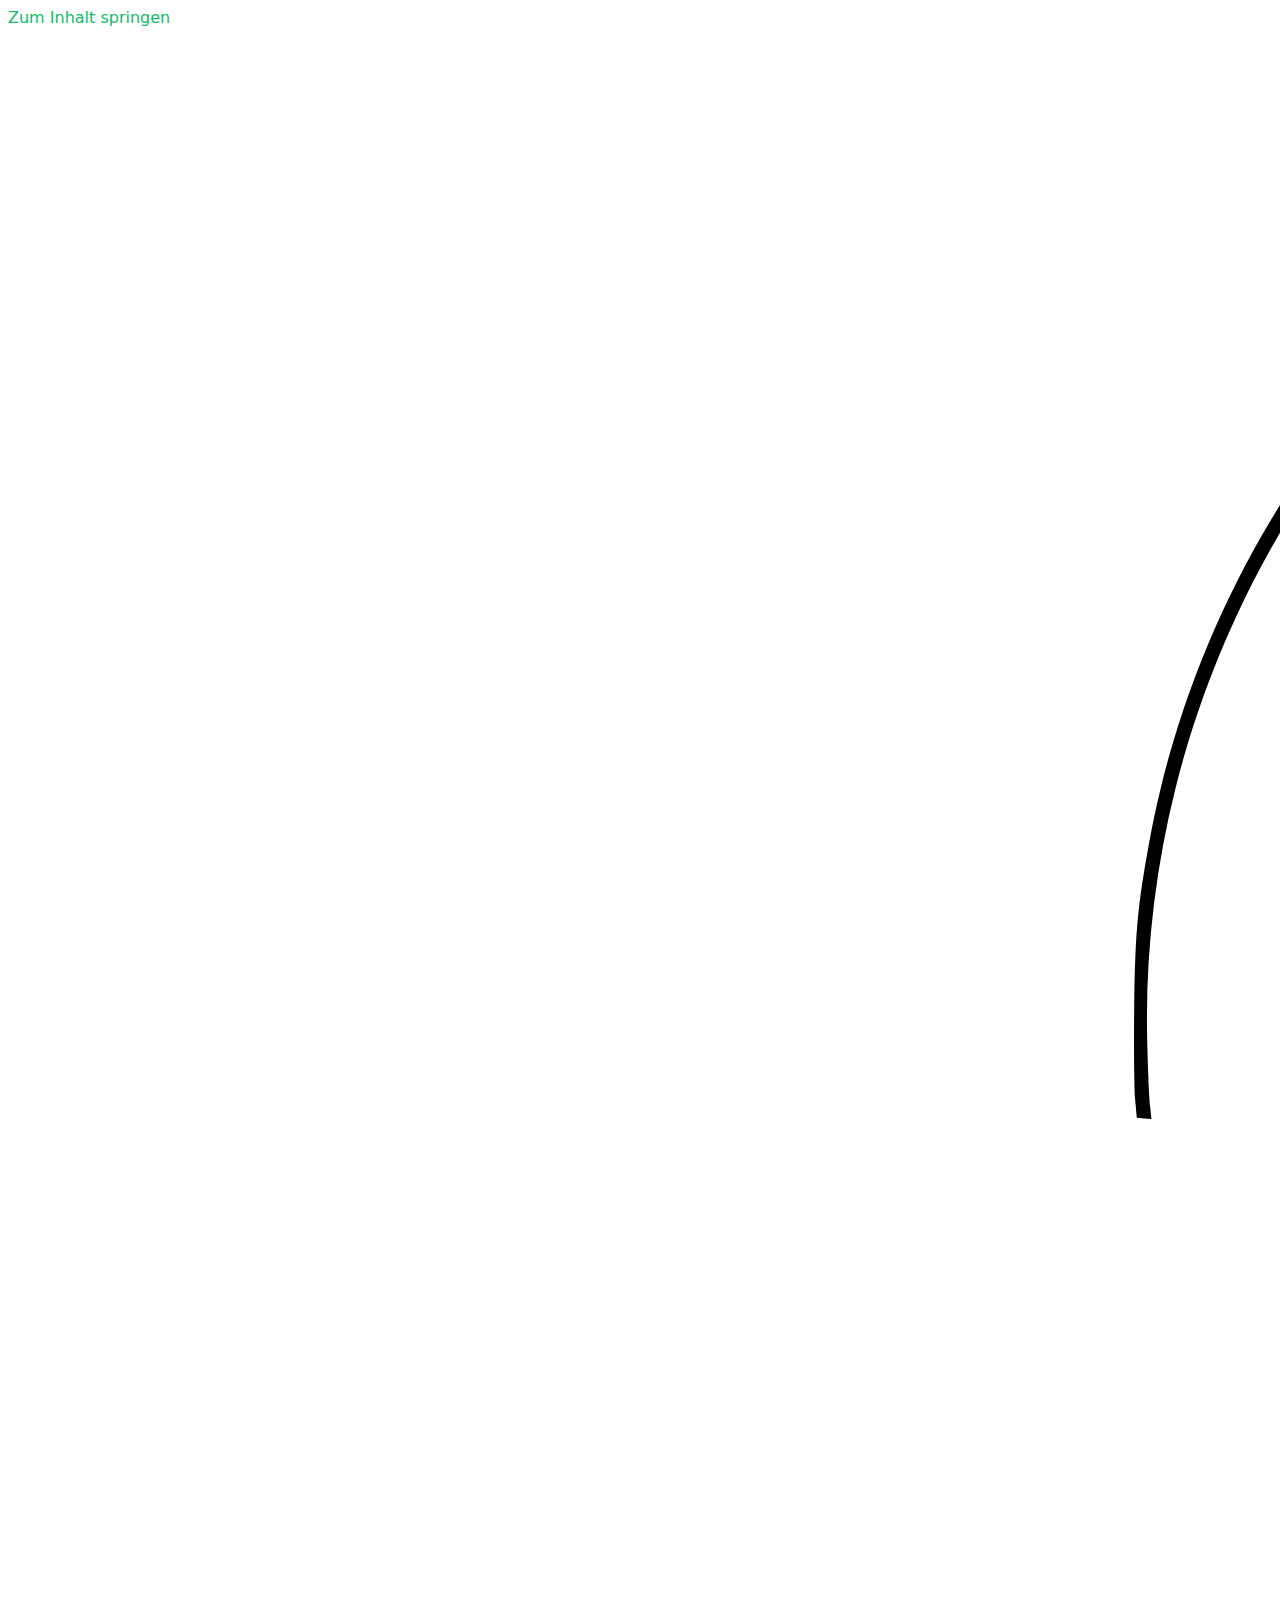
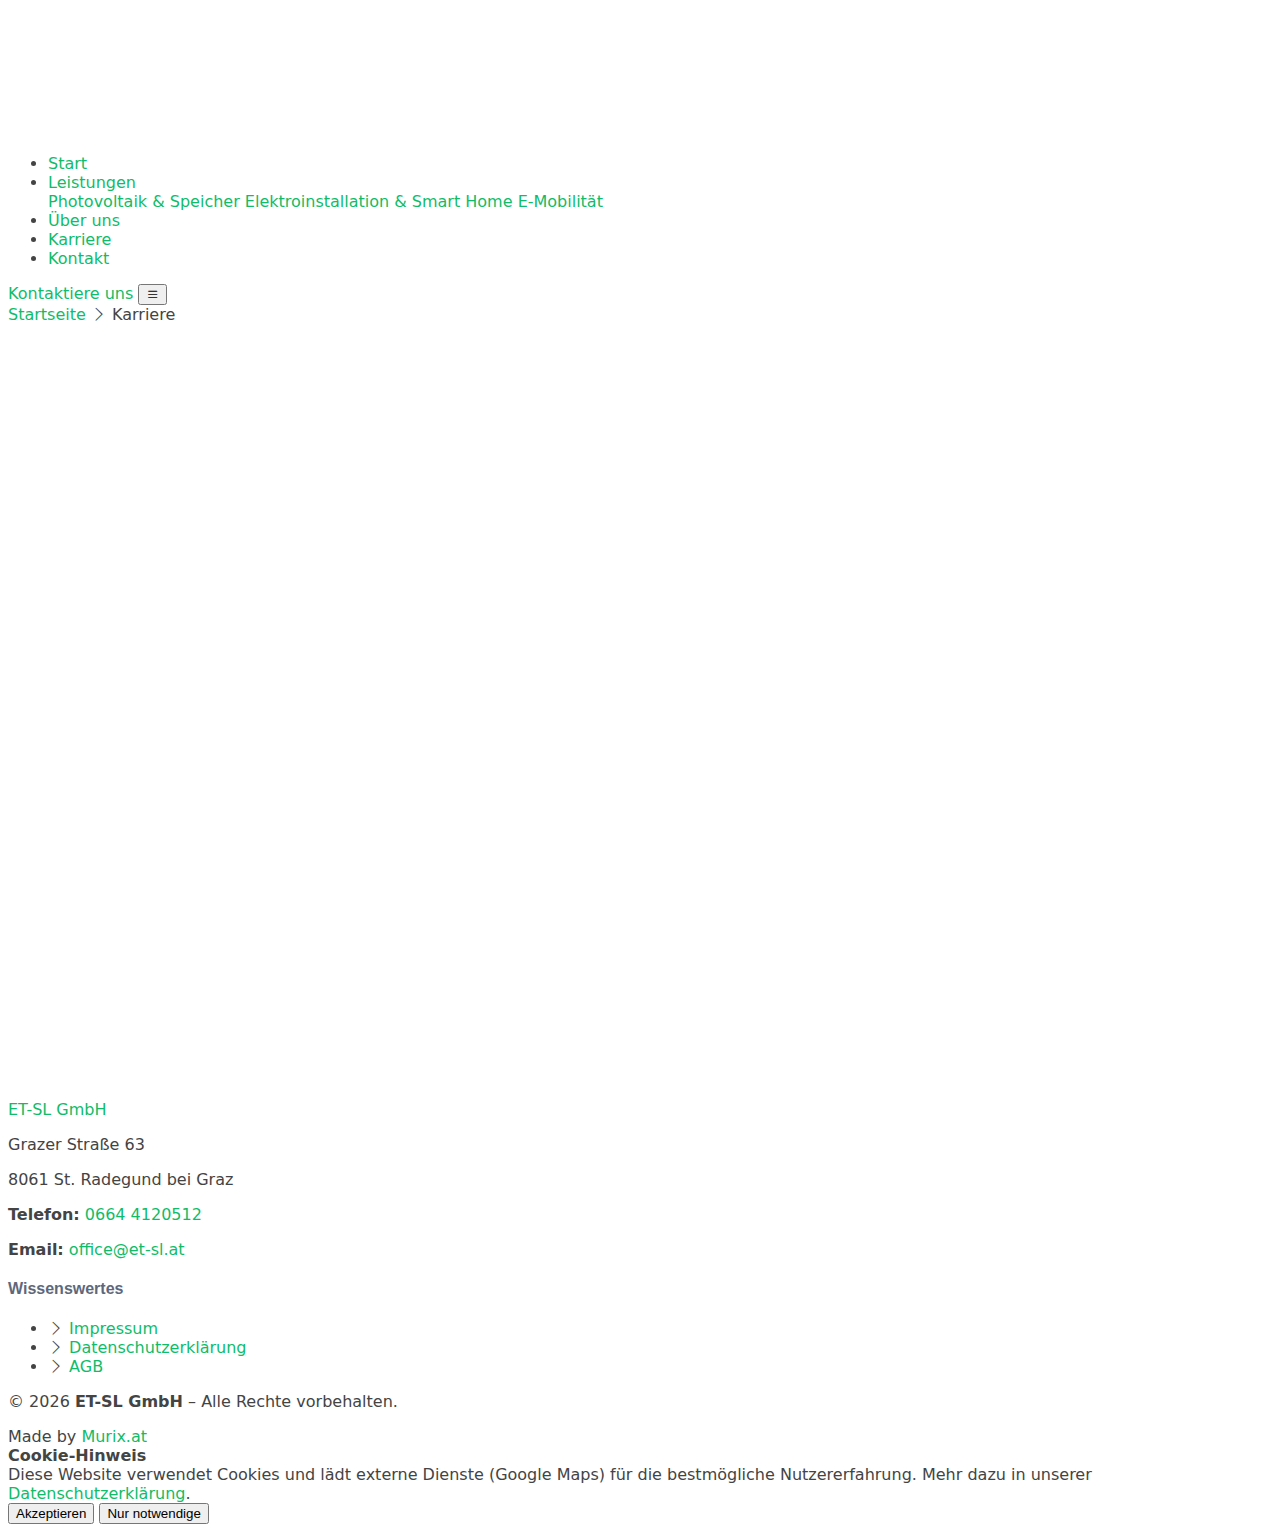
<file: karriere.html>
<!DOCTYPE html>
<html lang="de">
<head>
  <meta charset="utf-8">
  <meta content="width=device-width, initial-scale=1.0" name="viewport">
  <title>Karriere bei ET-SL - jobs | Elektrotechnik Schöcklland ET-SL GmbH</title>
  <meta name="description" content="Jobs in der Elektrotechnik Graz-Umgebung: Werden Sie Teil von ET-SL in St. Radegund. Wir suchen Elektrotechniker und Lehrlinge.">
  <meta name="keywords" content="Karriere Elektriker Graz, Job Elektrotechnik Steiermark, Lehrstelle Elektrotechniker, ET-SL Jobs">

  <!-- Canonical URL -->
  <link rel="canonical" href="https://et-sl.at/karriere.html">

  <!-- Open Graph / Social Media -->
  <meta property="og:type" content="website">
  <meta property="og:url" content="https://et-sl.at/karriere.html">
  <meta property="og:title" content="Karriere bei ET-SL - jobs | Elektrotechnik Schöcklland">
  <meta property="og:description" content="Jobs in der Elektrotechnik Graz-Umgebung: Werden Sie Teil von ET-SL in St. Radegund. Wir suchen Elektrotechniker und Lehrlinge.">
  <meta property="og:image" content="https://et-sl.at/assets/img/Logo_final.svg">
  <meta property="og:locale" content="de_AT">

  <link href="assets/img/favicon.ico" rel="icon">
  <link href="assets/vendor/bootstrap-icons/bootstrap-icons.css" rel="stylesheet">
  <link href="assets/vendor/aos/aos.css" rel="stylesheet">
  <link href="assets/vendor/glightbox/css/glightbox.min.css" rel="stylesheet">
  <link href="assets/css/main.css" rel="stylesheet">

  <!-- JSON-LD Structured Data for Service/Page -->
  <script type="application/ld+json">
  {
    "@context": "https://schema.org",
    "@graph": [
      {
        "@type": "WebPage",
        "name": "Karriere bei ET-SL - jobs",
        "publisher": {
          "@type": "Electrician",
          "name": "Elektrotechnik Schöcklland - ET-SL GmbH",
          "logo": "https://et-sl.at/assets/img/Logo_final.svg"
        }
      },
      {
        "@type": "BreadcrumbList",
        "itemListElement": [
          {
            "@type": "ListItem",
            "position": 1,
            "name": "Startseite",
            "item": "https://et-sl.at/"
          },
          {
            "@type": "ListItem",
            "position": 2,
            "name": "Karriere",
            "item": "https://et-sl.at/karriere.html"
          }
        ]
      }
    ]
  }
  </script>
</head>
  <a href="#main-content" class="skip-link">Zum Inhalt springen</a>

  <!-- ==================== Header ==================== -->
  <header class="site-header" id="header">
    <div class="container">
      <a href="index.html" class="logo">
        <img src="assets/img/logo.png" alt="Elektrotechnik Schöcklland ET-SL GmbH Logo">
      </a>
      <nav class="main-nav" id="main-nav">
        <ul class="nav-links">
          <li><a href="index.html" title="Zur Startseite von ET-SL">Start</a></li>
          <li class="dropdown">
            <a href="index.html#leistungen" title="Unsere Elektrotechnik-Leistungen im Überblick">Leistungen</a>
            <div class="dropdown-menu">
              <a href="photovoltaik.html" title="Mehr über Photovoltaik und Stromspeicher erfahren">Photovoltaik &amp; Speicher</a>
              <a href="elektroinstallation.html" title="Alles über Elektroinstallation und Smart Home erfahren">Elektroinstallation &amp; Smart Home</a>
              <a href="e-mobilitaet.html" title="Informationen zu Ladestationen und E-Mobilität">E-Mobilität</a>
            </div>
          </li>
          <li><a href="ueber-uns.html" title="Lernen Sie die ET-SL GmbH und unser Team kennen">Über uns</a></li>
          <li><a href="karriere.html" title="Werden Sie Teil unseres Teams - Offene Stellen">Karriere</a></li>
          <li><a href="index.html#contact" title="Nehmen Sie Kontakt mit uns auf">Kontakt</a></li>
        </ul>
      </nav>
      <a class="btn btn-primary header-cta" href="index.html#contact" title="Jetzt unverbindlich Kontakt aufnehmen">Kontaktiere uns</a>
      <button class="mobile-nav-toggle" id="mobile-nav-toggle" aria-label="Menü öffnen">
        <i class="bi bi-list"></i>
      </button>
      <button class="mobile-nav-close" id="mobile-nav-close" aria-label="Menü schließen" style="display:none;">
        <i class="bi bi-x-lg"></i>
      </button>
    </div>
  </header>

  <!-- Visual Breadcrumbs -->
  <nav class="breadcrumb-nav" aria-label="Breadcrumb">
    <div class="container">
      <div class="breadcrumb">
        <a href="index.html">Startseite</a>
        <span class="separator"><i class="bi bi-chevron-right"></i></span>
        <span class="current">Karriere</span>
      </div>
    </div>
  </nav>

  <!-- ==================== Main Content ==================== -->
  <main id="main-content">

    <section class="section" style="padding-top: var(--space-4xl);">
      <div class="container">
        <div class="section-header" data-aos="fade-up">
          <span class="section-label">Werde Teil des Teams</span>
          <h1>Karriere bei ET-SL GmbH</h1>
        </div>
        <div style="max-width: 800px; margin: 0 auto; line-height: 1.8; color: var(--color-muted);" data-aos="fade-up" data-aos-delay="100">
          <p>Du bist Elektrotechniker und suchst einen verlässlichen Arbeitgeber in der Region? Wir verstärken kontinuierlich unser Montage-Team für Projekte in St. Radegund und Graz-Umgebung.</p>
          
          <h3 style="margin-top: var(--space-xl); margin-bottom: var(--space-md); color: var(--color-heading);">Wen wir aktuell suchen:</h3>
          <ul style="list-style: none; padding: 0; display: flex; flex-direction: column; gap: 10px; margin-bottom: var(--space-2xl);">
            <li><i class="bi bi-person-fill" style="color: var(--color-primary); margin-right: 10px;"></i><strong>Elektrotechniker/in (Fachkraft)</strong> für die eigenverantwortliche Umsetzung auf unseren Baustellen.</li>
            <li><i class="bi bi-person-fill" style="color: var(--color-primary); margin-right: 10px;"></i><strong>Lehrlinge</strong> für eine fundierte Ausbildung direkt im Meisterbetrieb.</li>
          </ul>
          
          <h3 style="margin-top: var(--space-xl); margin-bottom: var(--space-md); color: var(--color-heading);">Was wir dir bieten:</h3>
          <ul style="list-style: none; padding: 0; display: flex; flex-direction: column; gap: 10px;">
            <li><i class="bi bi-check-circle" style="color: var(--color-primary); margin-right: 10px;"></i><strong>Gute Ausstattung:</strong> Ordentliches Werkzeug, funktionierende Arbeitskleidung und ein modernes Firmenauto.</li>
            <li><i class="bi bi-check-circle" style="color: var(--color-primary); margin-right: 10px;"></i><strong>Ordentliche Bezahlung:</strong> Faire und pünktliche Entlohnung deiner geleisteten Arbeit ist für uns selbstverständlich.</li>
            <li><i class="bi bi-check-circle" style="color: var(--color-primary); margin-right: 10px;"></i><strong>Echtes Handwerk:</strong> Handfeste Projekte von Smart Home bis zur PV-Anlage statt monotoner Fließbandarbeit.</li>
          </ul>
          
          <!-- Initiativbewerbung -->
          <div style="margin-top: var(--space-3xl); background: var(--color-white); padding: var(--space-2xl); border-radius: var(--radius-lg); text-align: center; border: 1px solid var(--color-border); box-shadow: var(--shadow-md);">
            <h3 style="color: var(--color-heading); margin-bottom: var(--space-md);">Initiativbewerbung</h3>
            <p style="margin-bottom: var(--space-lg);">Wir verzichten auf starre Formulare. Ob Lebenslauf per Mail oder einfach ein kurzes Vorstellen – melde dich unverbindlich bei uns. Wir antworten rasch!</p>
            <a href="mailto:office@et-sl.at?subject=Initiativbewerbung" class="btn btn-primary btn-lg" style="width: 100%; max-width: 350px;">
              <i class="bi bi-envelope"></i>
              Bewerbung an office@et-sl.at
            </a>
          </div>
        </div>
      </div>
    </section>

  </main>
  <footer class="site-footer" id="footer">
    <div class="container">
      <div class="footer-grid">
        <div class="footer-about">
          <a href="index.html" class="footer-brand">ET-SL GmbH</a>
          <div class="footer-contact-info">
            <p>Grazer Straße 63</p>
            <p>8061 St. Radegund bei Graz</p>
            <p style="margin-top: 12px;"><strong>Telefon:</strong> <a href="tel:+436644120512">0664 4120512</a></p>
            <p><strong>Email:</strong> <a href="mailto:office@et-sl.at">office@et-sl.at</a></p>
          </div>
        </div>
        <div class="footer-links">
          <h4>Wissenswertes</h4>
          <ul>
            <li><i class="bi bi-chevron-right"></i> <a href="impressum.html">Impressum</a></li>
            <li><i class="bi bi-chevron-right"></i> <a href="datenschutz.html">Datenschutzerklärung</a></li>
            <li><i class="bi bi-chevron-right"></i> <a href="agb.html">AGB</a></li>
          </ul>
        </div>
      </div>
      <div class="footer-bottom">
        <p>© 2026 <strong>ET-SL GmbH</strong> – Alle Rechte vorbehalten.</p>
        <div class="murix-credits">
          Made by <a href="https://murix.at" target="_blank">Murix.at</a>
        </div>
      </div>
    </div>
  </footer>
  <a href="#" id="scroll-top" class="scroll-top" aria-label="Nach oben scrollen">
    <i class="bi bi-arrow-up-short"></i>
  </a>
  <div id="preloader"></div>
  <script src="assets/vendor/aos/aos.js"></script>
  <script src="assets/vendor/glightbox/js/glightbox.min.js"></script>
  <script src="assets/js/main.js"></script>
  <!-- Cookie Consent Banner -->
  <div id="cookie-consent" class="cookie-consent">
    <div class="cookie-consent-inner">
      <div class="cookie-consent-text">
        <strong>Cookie-Hinweis</strong><br>
        Diese Website verwendet Cookies und lädt externe Dienste (Google Maps) für die bestmögliche Nutzererfahrung.
        Mehr dazu in unserer <a href="datenschutz.html">Datenschutzerklärung</a>.
      </div>
      <div class="cookie-consent-actions">
        <button onclick="acceptCookies()" class="cookie-btn cookie-btn-accept">Akzeptieren</button>
        <button onclick="declineCookies()" class="cookie-btn cookie-btn-decline">Nur notwendige</button>
      </div>
    </div>
  </div>
  <script>
    function acceptCookies() {
      localStorage.setItem('cookie-consent', 'accepted');
      document.getElementById('cookie-consent').style.display = 'none';
    }
    function declineCookies() {
      localStorage.setItem('cookie-consent', 'declined');
      document.getElementById('cookie-consent').style.display = 'none';
      var maps = document.querySelectorAll('iframe[src*="google.com/maps"]');
      maps.forEach(function (m) {
        var notice = document.createElement('div');
        notice.className = 'map-disabled';
        notice.innerHTML = '<i class="bi bi-geo-alt"></i> Karte deaktiviert. <a href="https://maps.google.com/?q=Grazer+Stra%C3%9Fe+63+8061+St.+Radegund" target="_blank" rel="noopener">In Google Maps öffnen</a>';
        m.parentNode.replaceChild(notice, m);
      });
    }
    if (!localStorage.getItem('cookie-consent')) {
      document.getElementById('cookie-consent').style.display = 'block';
    } else if (localStorage.getItem('cookie-consent') === 'declined') {
      declineCookies();
    }
  </script>
</body>
</html>
</file>
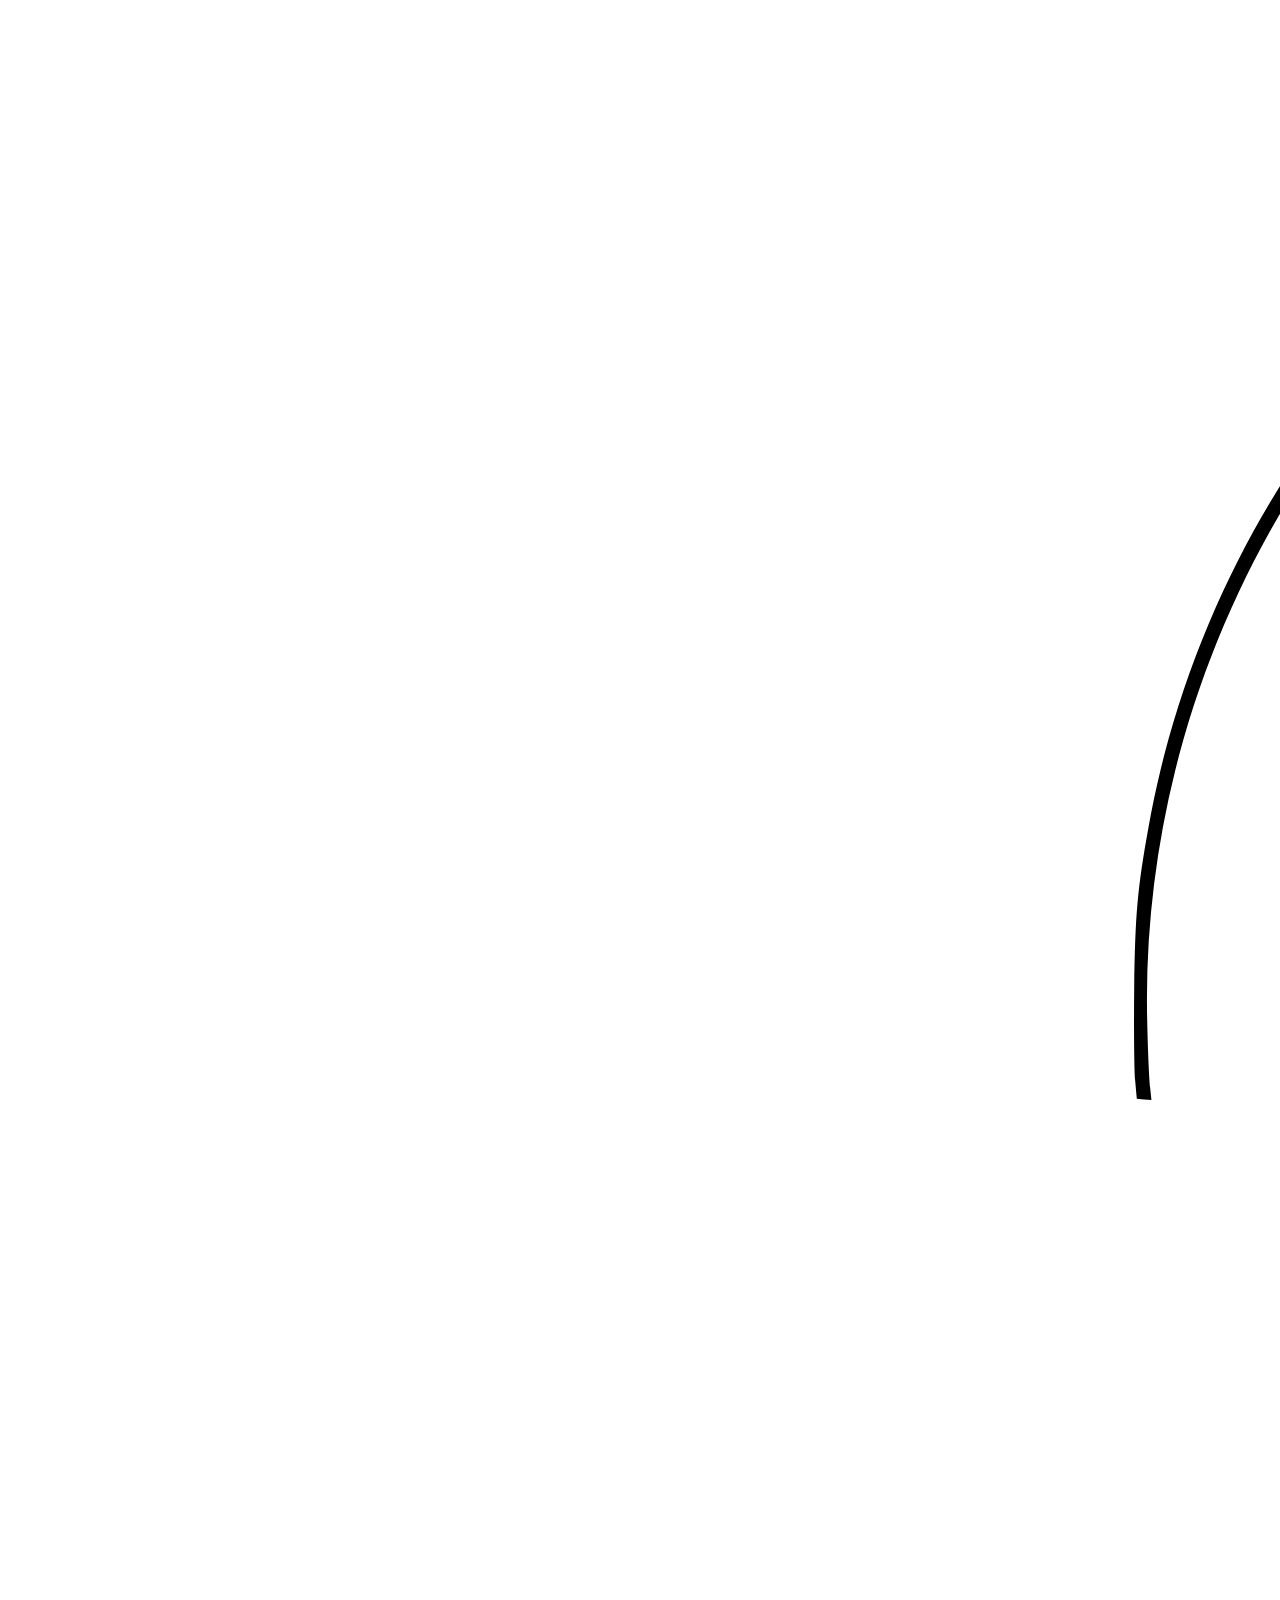
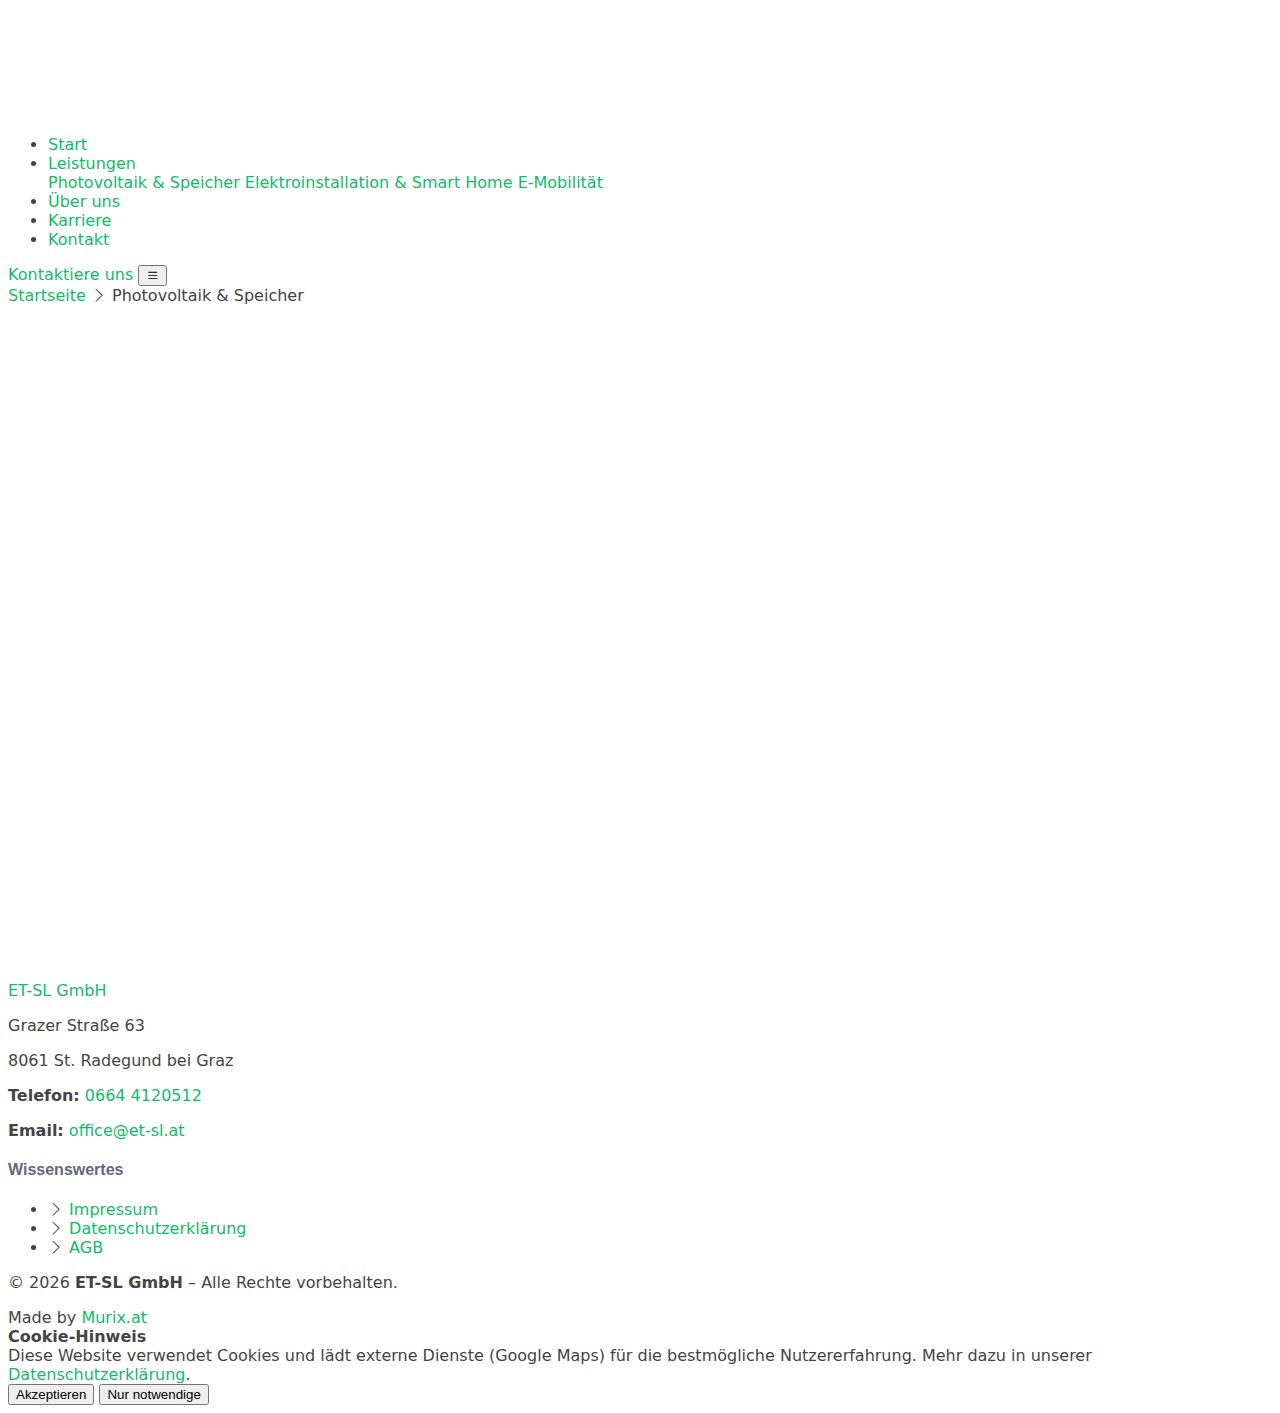
<file: photovoltaik.html>
<!DOCTYPE html>
<html lang="de">
<head>
  <meta charset="utf-8">
  <meta content="width=device-width, initial-scale=1.0" name="viewport">
  <title>Photovoltaik & Stromspeicher in Graz Umgebung | Elektrotechnik Schöcklland ET-SL GmbH</title>
  <meta name="description" content="Ihr Experte für Photovoltaik, Solaranlagen und Stromspeicher in St. Radegund und Graz Umgebung. Jetzt Förderungen sichern.">
  <meta name="keywords" content="Photovoltaik Graz, Solaranlage St. Radegund, Stromspeicher Steiermark, PV Installateur">

  <!-- Canonical URL -->
  <link rel="canonical" href="https://et-sl.at/photovoltaik.html">

  <!-- Open Graph / Social Media -->
  <meta property="og:type" content="website">
  <meta property="og:url" content="https://et-sl.at/photovoltaik.html">
  <meta property="og:title" content="Photovoltaik & Stromspeicher in Graz Umgebung | Elektrotechnik Schöcklland">
  <meta property="og:description" content="Ihr Experte für Photovoltaik, Solaranlagen und Stromspeicher in St. Radegund und Graz Umgebung. Jetzt Förderungen sichern.">
  <meta property="og:image" content="https://et-sl.at/assets/img/Logo_final.svg">
  <meta property="og:locale" content="de_AT">

  <link href="assets/img/favicon.ico" rel="icon">

  <!-- Icons (Bootstrap Icons – icon font only, no Bootstrap framework) -->
  <link href="assets/vendor/bootstrap-icons/bootstrap-icons.css" rel="stylesheet">
  <link href="assets/vendor/aos/aos.css" rel="stylesheet">
  <link href="assets/vendor/glightbox/css/glightbox.min.css" rel="stylesheet">
  <link href="assets/css/main.css" rel="stylesheet">

  <!-- JSON-LD Structured Data for Service/Page -->
  <script type="application/ld+json">
  {
    "@context": "https://schema.org",
    "@graph": [
      {
        "@type": "WebPage",
        "name": "Photovoltaik & Stromspeicher in Graz Umgebung",
        "publisher": {
          "@type": "Electrician",
          "name": "Elektrotechnik Schöcklland - ET-SL GmbH",
          "logo": "https://et-sl.at/assets/img/Logo_final.svg"
        }
      },
      {
        "@type": "BreadcrumbList",
        "itemListElement": [
          {
            "@type": "ListItem",
            "position": 1,
            "name": "Startseite",
            "item": "https://et-sl.at/"
          },
          {
            "@type": "ListItem",
            "position": 2,
            "name": "Photovoltaik & Speicher",
            "item": "https://et-sl.at/photovoltaik.html"
          }
        ]
      }
    ]
  }
  </script>
</head>
  <!-- ==================== Header ==================== -->
  <header class="site-header" id="header">
    <div class="container">
      <a href="index.html" class="logo">
        <img src="assets/img/logo.png" alt="Elektrotechnik Schöcklland ET-SL GmbH Logo">
      </a>
      <nav class="main-nav" id="main-nav">
        <ul class="nav-links">
          <li><a href="index.html" title="Zur Startseite von ET-SL">Start</a></li>
          <li class="dropdown">
            <a href="index.html#leistungen" title="Unsere Elektrotechnik-Leistungen im Überblick">Leistungen</a>
            <div class="dropdown-menu">
              <a href="photovoltaik.html" title="Mehr über Photovoltaik und Stromspeicher erfahren">Photovoltaik &amp; Speicher</a>
              <a href="elektroinstallation.html" title="Alles über Elektroinstallation und Smart Home erfahren">Elektroinstallation &amp; Smart Home</a>
              <a href="e-mobilitaet.html" title="Informationen zu Ladestationen und E-Mobilität">E-Mobilität</a>
            </div>
          </li>
          <li><a href="ueber-uns.html" title="Lernen Sie die ET-SL GmbH und unser Team kennen">Über uns</a></li>
          <li><a href="karriere.html" title="Werden Sie Teil unseres Teams - Offene Stellen">Karriere</a></li>
          <li><a href="index.html#contact" title="Nehmen Sie Kontakt mit uns auf">Kontakt</a></li>
        </ul>
      </nav>
      <a class="btn btn-primary header-cta" href="index.html#contact" title="Jetzt unverbindlich Kontakt aufnehmen">Kontaktiere uns</a>
      <button class="mobile-nav-toggle" id="mobile-nav-toggle" aria-label="Menü öffnen">
        <i class="bi bi-list"></i>
      </button>
      <button class="mobile-nav-close" id="mobile-nav-close" aria-label="Menü schließen" style="display:none;">
        <i class="bi bi-x-lg"></i>
      </button>
    </div>
  </header>

  <!-- Visual Breadcrumbs -->
  <nav class="breadcrumb-nav" aria-label="Breadcrumb">
    <div class="container">
      <div class="breadcrumb">
        <a href="index.html">Startseite</a>
        <span class="separator"><i class="bi bi-chevron-right"></i></span>
        <span class="current">Photovoltaik &amp; Speicher</span>
      </div>
    </div>
  </nav>

  <!-- ==================== Main Content ==================== -->
  <main id="main-content">

    <section class="section" style="padding-top: var(--space-4xl);">
      <div class="container">
        <div class="section-header" data-aos="fade-up">
          <span class="section-label">Erneuerbare Energien</span>
          <h1>Photovoltaik & Stromspeicher</h1>
        </div>
        <div style="max-width: 800px; margin: 0 auto; line-height: 1.8; color: var(--color-muted);" data-aos="fade-up" data-aos-delay="100">
          <p style="font-size: var(--font-size-lg); color: var(--color-heading); font-weight: 500; margin-bottom: var(--space-md);">Nutzen Sie die Kraft der Sonne!</p>
          <p>Mit einer maßgeschneiderten Photovoltaikanlage von ET-SL GmbH machen Sie sich unabhängig von steigenden Strompreisen und leisten einen aktiven Beitrag zum Umweltschutz. Wir begleiten Sie von der ersten Beratung über die Konzeption bis hin zur schlüsselfertigen Übergabe.</p>
          
          <h3 style="margin-top: var(--space-xl); margin-bottom: var(--space-md); color: var(--color-heading);">Unsere PV-Leistungen:</h3>
          <ul style="list-style: none; padding: 0; display: flex; flex-direction: column; gap: 15px;">
            <li style="display: flex;"><i class="bi bi-lightning-charge-fill" style="color: var(--color-primary); margin-right: 15px; font-size: 20px;"></i><span><strong>Individuelle Planung:</strong> Berechnung von Ertrag, Eigenverbrauchsquote und Amortisation basierend auf Ihrem Stromverbrauch.</span></li>
            <li style="display: flex;"><i class="bi bi-lightning-charge-fill" style="color: var(--color-primary); margin-right: 15px; font-size: 20px;"></i><span><strong>Photovoltaik-Module:</strong> Fachgerechte Installation von leistungsstarken, langlebigen Solarmodulen auf dem Dach.</span></li>
            <li style="display: flex;"><i class="bi bi-lightning-charge-fill" style="color: var(--color-primary); margin-right: 15px; font-size: 20px;"></i><span><strong>Stromspeicher-Systeme:</strong> Zwischenspeicherung des Solarstroms für die Nutzung in der Nacht, für maximale Autarkie.</span></li>
            <li style="display: flex;"><i class="bi bi-lightning-charge-fill" style="color: var(--color-primary); margin-right: 15px; font-size: 20px;"></i><span><strong>Fördermanagement:</strong> Vollständige Unterstützung bei der Abwicklung der EAG-Förderungen und Landesförderungen Steiermark.</span></li>
          </ul>
          
          <div style="margin-top: var(--space-2xl); text-align: center;">
            <a href="index.html#contact" class="btn btn-primary btn-lg">Kostenlosen Beratungstermin vereinbaren</a>
          </div>
        </div>
      </div>
    </section>

  </main>
  <footer class="site-footer" id="footer">
    <div class="container">
      <div class="footer-grid">
        <div class="footer-about">
          <a href="index.html" class="footer-brand">ET-SL GmbH</a>
          <div class="footer-contact-info">
            <p>Grazer Straße 63</p>
            <p>8061 St. Radegund bei Graz</p>
            <p style="margin-top: 12px;"><strong>Telefon:</strong> <a href="tel:+436644120512">0664 4120512</a></p>
            <p><strong>Email:</strong> <a href="mailto:office@et-sl.at">office@et-sl.at</a></p>
          </div>
        </div>
        <div class="footer-links">
          <h4>Wissenswertes</h4>
          <ul>
            <li><i class="bi bi-chevron-right"></i> <a href="impressum.html">Impressum</a></li>
            <li><i class="bi bi-chevron-right"></i> <a href="datenschutz.html">Datenschutzerklärung</a></li>
            <li><i class="bi bi-chevron-right"></i> <a href="agb.html">AGB</a></li>
          </ul>
        </div>
      </div>
      <div class="footer-bottom">
        <p>© 2026 <strong>ET-SL GmbH</strong> – Alle Rechte vorbehalten.</p>
        <div class="murix-credits">
          Made by <a href="https://murix.at" target="_blank">Murix.at</a>
        </div>
      </div>
    </div>
  </footer>
  <a href="#" id="scroll-top" class="scroll-top" aria-label="Nach oben scrollen">
    <i class="bi bi-arrow-up-short"></i>
  </a>
  <div id="preloader"></div>
  <script src="assets/vendor/aos/aos.js"></script>
  <script src="assets/vendor/glightbox/js/glightbox.min.js"></script>
  <script src="assets/js/main.js"></script>
  <!-- Cookie Consent Banner -->
  <div id="cookie-consent" class="cookie-consent">
    <div class="cookie-consent-inner">
      <div class="cookie-consent-text">
        <strong>Cookie-Hinweis</strong><br>
        Diese Website verwendet Cookies und lädt externe Dienste (Google Maps) für die bestmögliche Nutzererfahrung.
        Mehr dazu in unserer <a href="datenschutz.html">Datenschutzerklärung</a>.
      </div>
      <div class="cookie-consent-actions">
        <button onclick="acceptCookies()" class="cookie-btn cookie-btn-accept">Akzeptieren</button>
        <button onclick="declineCookies()" class="cookie-btn cookie-btn-decline">Nur notwendige</button>
      </div>
    </div>
  </div>
  <script>
    function acceptCookies() {
      localStorage.setItem('cookie-consent', 'accepted');
      document.getElementById('cookie-consent').style.display = 'none';
    }
    function declineCookies() {
      localStorage.setItem('cookie-consent', 'declined');
      document.getElementById('cookie-consent').style.display = 'none';
      var maps = document.querySelectorAll('iframe[src*="google.com/maps"]');
      maps.forEach(function (m) {
        var notice = document.createElement('div');
        notice.className = 'map-disabled';
        notice.innerHTML = '<i class="bi bi-geo-alt"></i> Karte deaktiviert. <a href="https://maps.google.com/?q=Grazer+Stra%C3%9Fe+63+8061+St.+Radegund" target="_blank" rel="noopener">In Google Maps öffnen</a>';
        m.parentNode.replaceChild(notice, m);
      });
    }
    if (!localStorage.getItem('cookie-consent')) {
      document.getElementById('cookie-consent').style.display = 'block';
    } else if (localStorage.getItem('cookie-consent') === 'declined') {
      declineCookies();
    }
  </script>
</body>
</html>
</file>
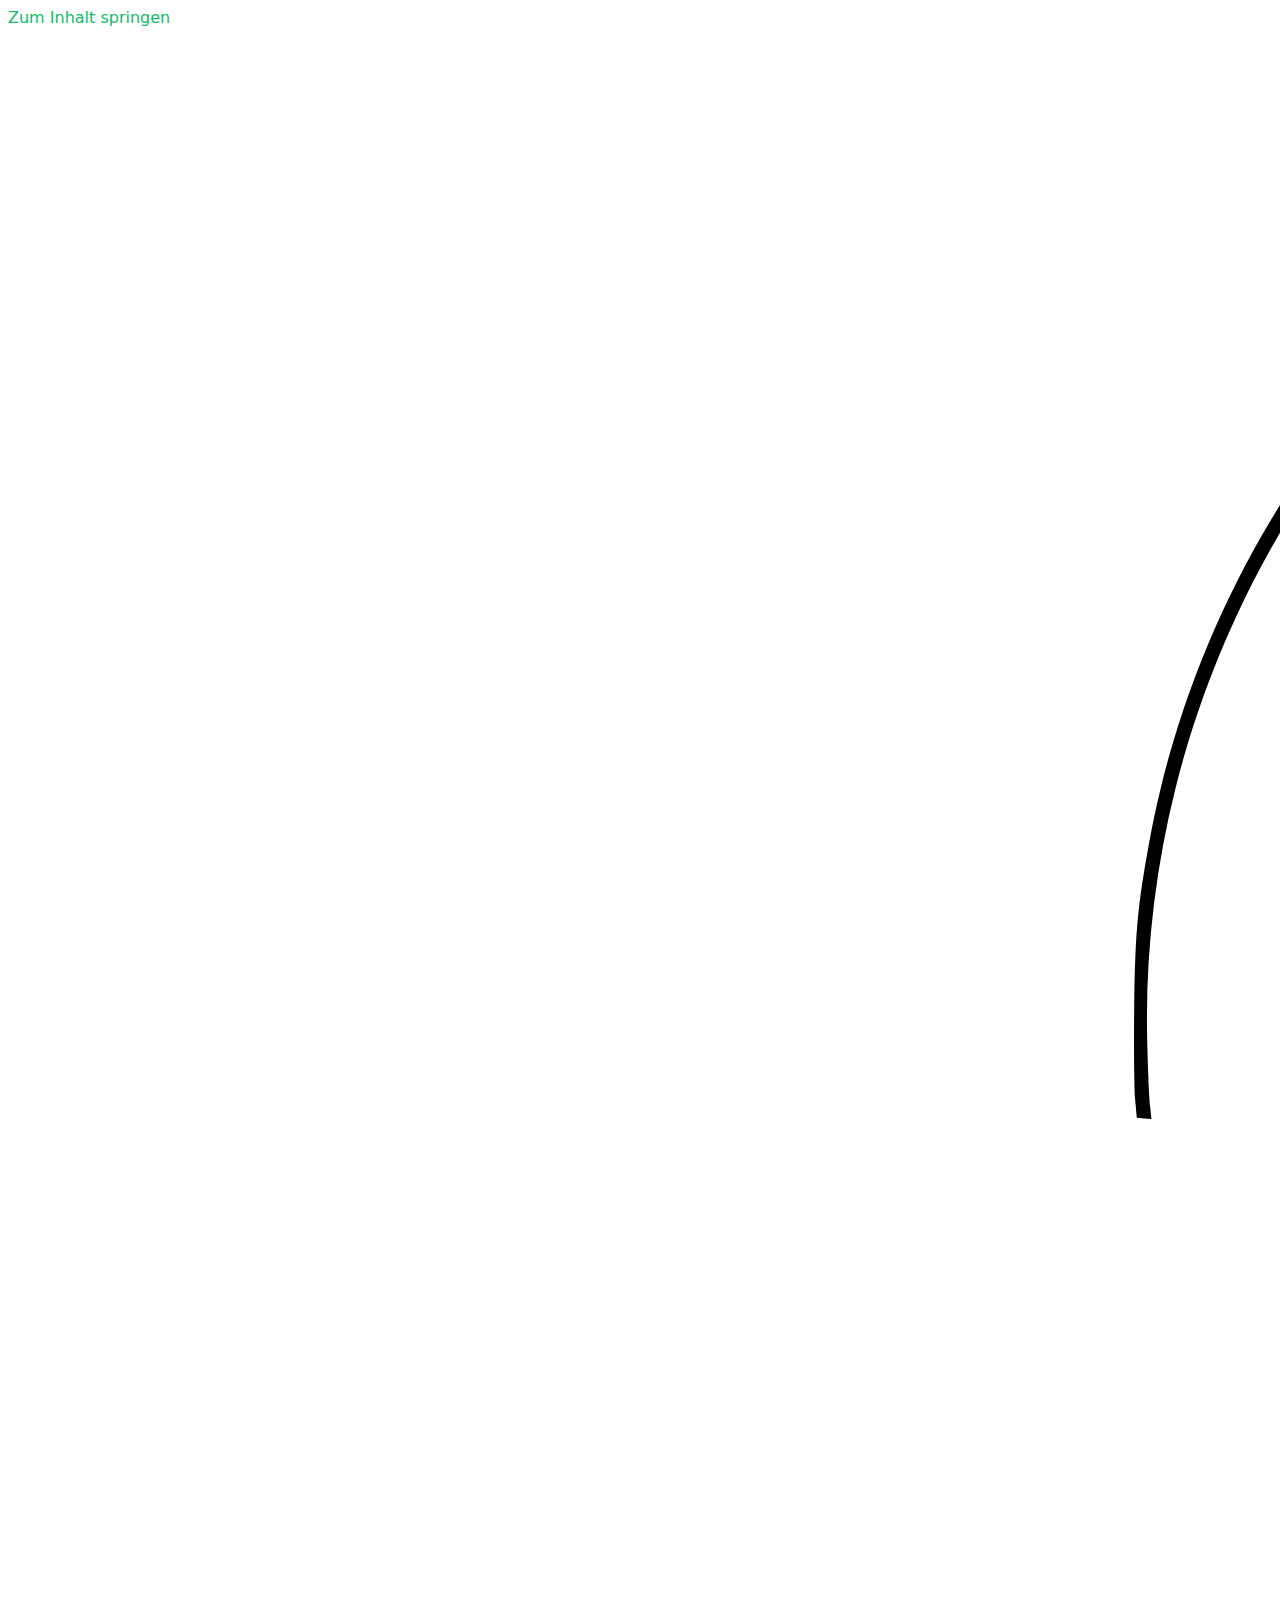
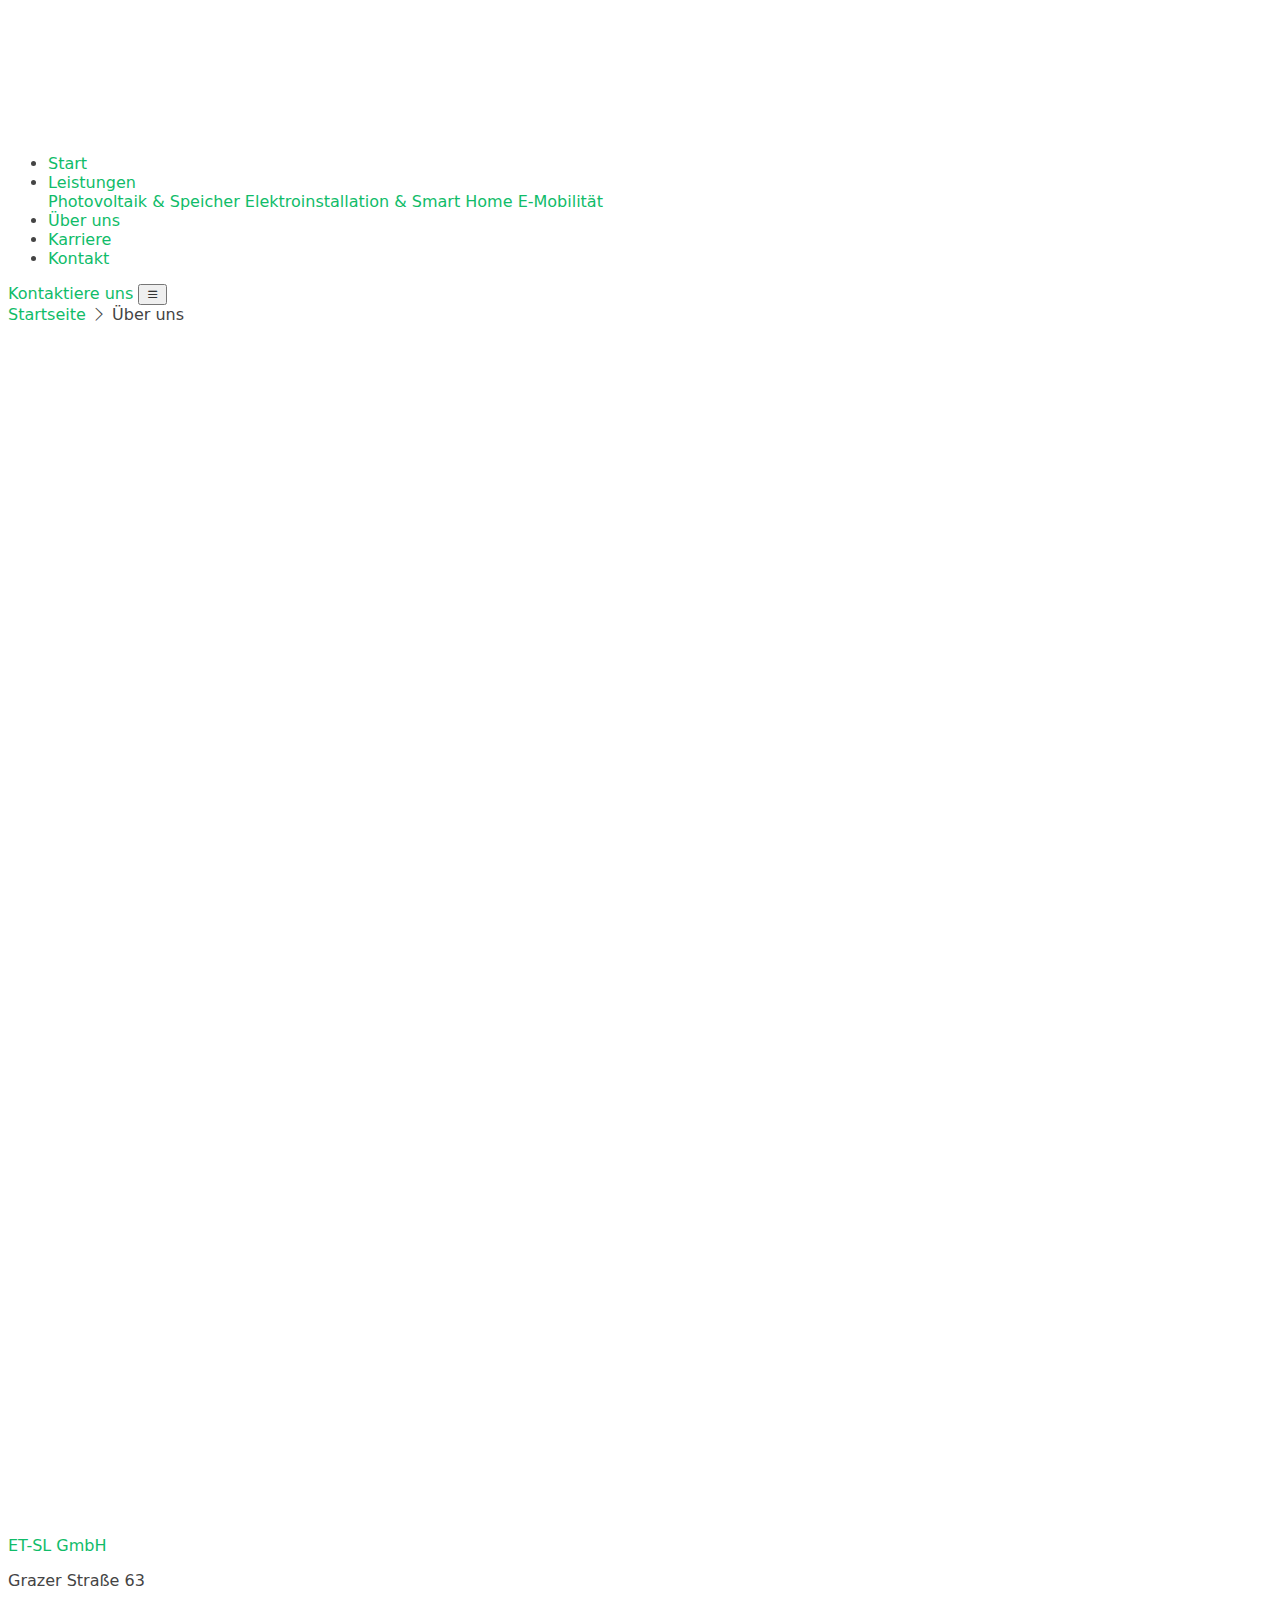
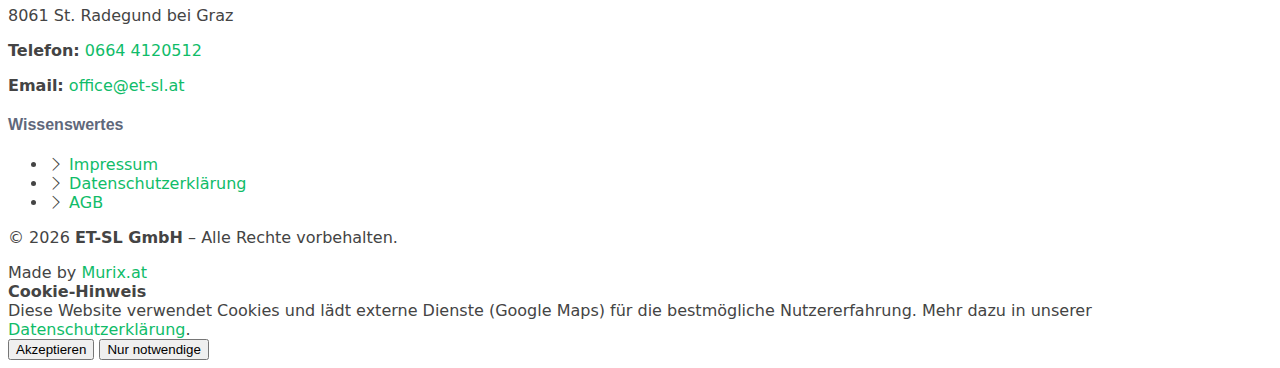
<file: ueber-uns.html>
<!DOCTYPE html>
<html lang="de">
<head>
  <meta charset="utf-8">
  <meta content="width=device-width, initial-scale=1.0" name="viewport">
  <title>Über das Team | ET-SL Meisterbetrieb Elektrotechnik | Elektrotechnik Schöcklland ET-SL GmbH</title>
  <meta name="description" content="Lernen Sie die ET-SL GmbH kennen: Ihr Elektriker und Photovoltaik-Mesterbetrieb aus St. Radegund bei Graz. Regional, verlässlich, zertifiziert.">
  <meta name="keywords" content="ET-SL Team, Elektriker St. Radegund, Meisterbetrieb Steiermark, Über uns">

  <!-- Canonical URL -->
  <link rel="canonical" href="https://et-sl.at/ueber-uns.html">

  <!-- Open Graph / Social Media -->
  <meta property="og:type" content="website">
  <meta property="og:url" content="https://et-sl.at/ueber-uns.html">
  <meta property="og:title" content="Über das Team | ET-SL Meisterbetrieb Elektrotechnik | Elektrotechnik Schöcklland">
  <meta property="og:description" content="Lernen Sie die ET-SL GmbH kennen: Ihr Elektriker und Photovoltaik-Mesterbetrieb aus St. Radegund bei Graz. Regional, verlässlich, zertifiziert.">
  <meta property="og:image" content="https://et-sl.at/assets/img/Logo_final.svg">
  <meta property="og:locale" content="de_AT">

  <link href="assets/img/favicon.ico" rel="icon">
  <link href="assets/vendor/bootstrap-icons/bootstrap-icons.css" rel="stylesheet">
  <link href="assets/vendor/aos/aos.css" rel="stylesheet">
  <link href="assets/vendor/glightbox/css/glightbox.min.css" rel="stylesheet">
  <link href="assets/css/main.css" rel="stylesheet">

  <!-- JSON-LD Structured Data for Service/Page -->
  <script type="application/ld+json">
  {
    "@context": "https://schema.org",
    "@graph": [
      {
        "@type": "WebPage",
        "name": "Über das Team | ET-SL Meisterbetrieb Elektrotechnik",
        "publisher": {
          "@type": "Electrician",
          "name": "Elektrotechnik Schöcklland - ET-SL GmbH",
          "logo": "https://et-sl.at/assets/img/Logo_final.svg"
        }
      },
      {
        "@type": "BreadcrumbList",
        "itemListElement": [
          {
            "@type": "ListItem",
            "position": 1,
            "name": "Startseite",
            "item": "https://et-sl.at/"
          },
          {
            "@type": "ListItem",
            "position": 2,
            "name": "Über uns",
            "item": "https://et-sl.at/ueber-uns.html"
          }
        ]
      }
    ]
  }
  </script>
</head>
  <a href="#main-content" class="skip-link">Zum Inhalt springen</a>

  <!-- ==================== Header ==================== -->
  <header class="site-header" id="header">
    <div class="container">
      <a href="index.html" class="logo">
        <img src="assets/img/logo.png" alt="Elektrotechnik Schöcklland ET-SL GmbH Logo">
      </a>
      <nav class="main-nav" id="main-nav">
        <ul class="nav-links">
          <li><a href="index.html" title="Zur Startseite von ET-SL">Start</a></li>
          <li class="dropdown">
            <a href="index.html#leistungen" title="Unsere Elektrotechnik-Leistungen im Überblick">Leistungen</a>
            <div class="dropdown-menu">
              <a href="photovoltaik.html" title="Mehr über Photovoltaik und Stromspeicher erfahren">Photovoltaik &amp; Speicher</a>
              <a href="elektroinstallation.html" title="Alles über Elektroinstallation und Smart Home erfahren">Elektroinstallation &amp; Smart Home</a>
              <a href="e-mobilitaet.html" title="Informationen zu Ladestationen und E-Mobilität">E-Mobilität</a>
            </div>
          </li>
          <li><a href="ueber-uns.html" title="Lernen Sie die ET-SL GmbH und unser Team kennen">Über uns</a></li>
          <li><a href="karriere.html" title="Werden Sie Teil unseres Teams - Offene Stellen">Karriere</a></li>
          <li><a href="index.html#contact" title="Nehmen Sie Kontakt mit uns auf">Kontakt</a></li>
        </ul>
      </nav>
      <a class="btn btn-primary header-cta" href="index.html#contact" title="Jetzt unverbindlich Kontakt aufnehmen">Kontaktiere uns</a>
      <button class="mobile-nav-toggle" id="mobile-nav-toggle" aria-label="Menü öffnen">
        <i class="bi bi-list"></i>
      </button>
      <button class="mobile-nav-close" id="mobile-nav-close" aria-label="Menü schließen" style="display:none;">
        <i class="bi bi-x-lg"></i>
      </button>
    </div>
  </header>

  <!-- Visual Breadcrumbs -->
  <nav class="breadcrumb-nav" aria-label="Breadcrumb">
    <div class="container">
      <div class="breadcrumb">
        <a href="index.html">Startseite</a>
        <span class="separator"><i class="bi bi-chevron-right"></i></span>
        <span class="current">Über uns</span>
      </div>
    </div>
  </nav>

  <!-- ==================== Main Content ==================== -->
  <main id="main-content">

    <section class="section" style="padding-top: var(--space-4xl);">
      <div class="container">
        <div class="section-header" data-aos="fade-up">
          <span class="section-label">Wir stellen uns vor</span>
          <h1>Über die ET-SL GmbH</h1>
        </div>
        
        <div style="max-width: 900px; margin: 0 auto; display: flex; flex-direction: column; gap: var(--space-xl);" data-aos="fade-up" data-aos-delay="100">
          
          <div style="border-radius: var(--radius-lg); overflow: hidden; box-shadow: var(--shadow-sm); aspect-ratio: 16/9; margin-bottom: var(--space-md);">
            <img src="assets/img/team/team.jpeg" alt="Das Team der ET-SL GmbH" style="width: 100%; height: 100%; object-fit: cover; object-position: center;">
          </div>
          
          <div style="line-height: 1.8; color: var(--color-muted);">
            <p style="font-size: var(--font-size-xl); margin-bottom: var(--space-lg); color: var(--color-heading); font-weight: 500;">
              Wir sind Ihr regionaler Meisterbetrieb für alle Belange der Elektrotechnik im Großraum Graz und Graz-Umgebung.
            </p>
            <p style="margin-bottom: var(--space-md);">
              Die ET-SL GmbH wurde mit dem klaren Anspruch gegründet, höchste handwerkliche Qualität mit modernsten und zukunftssicheren Technologien zu verbinden. Egal ob eine klassische Verkabelung, smarte Gebäudeautomation oder eine CO2-neutrale Photovoltaikanlage – unser Ansatz ist immer derselbe: Sicherheit, Zuverlässigkeit und eine restlos saubere Ausführung auf der Baustelle.
            </p>
            <p>
              Als tief in unserer Heimat <strong>St. Radegund</strong> verwurzeltes Unternehmen profitieren unsere Kunden von kurzen Wegen, schnellen Reaktionszeiten beim Störungsdienst und einem direkten, persönlichen Ansprechpartner ohne lange Warteschleifen. Kundenzufriedenheit ist für uns kein Marketing-Wort, sondern der Fixpunkt unserer täglichen Arbeit als Handwerker.
            </p>
          </div>
          
          <div style="display: grid; grid-template-columns: repeat(auto-fit, minmax(250px, 1fr)); gap: var(--space-lg); margin-top: var(--space-md);">
             <div style="background: var(--color-white); padding: var(--space-xl); border-radius: var(--radius-lg); border: 1px solid var(--color-border); box-shadow: var(--shadow-sm); text-align: center;">
                 <i class="bi bi-shield-check" style="font-size: 36px; color: var(--color-primary); margin-bottom: 20px; display: inline-block;"></i>
                 <h4 style="color: var(--color-heading);">Geprüfter Meisterbetrieb</h4>
                 <p style="font-size: var(--font-size-sm); margin-top: 10px;">Fachgerechte Umsetzung nach höchsten sicherheitstechnischen ÖVE-Standards.</p>
             </div>
             <div style="background: var(--color-white); padding: var(--space-xl); border-radius: var(--radius-lg); border: 1px solid var(--color-border); box-shadow: var(--shadow-sm); text-align: center;">
                 <i class="bi bi-map" style="font-size: 36px; color: var(--color-primary); margin-bottom: 20px; display: inline-block;"></i>
                 <h4 style="color: var(--color-heading);">Regional & Nah</h4>
                 <p style="font-size: var(--font-size-sm); margin-top: 10px;">Direkt aus St. Radegund betreuen wir private & gewerbliche Kunden im Raum Graz.</p>
             </div>
             <div style="background: var(--color-white); padding: var(--space-xl); border-radius: var(--radius-lg); border: 1px solid var(--color-border); box-shadow: var(--shadow-sm); text-align: center;">
                 <i class="bi bi-plug" style="font-size: 36px; color: var(--color-primary); margin-bottom: 20px; display: inline-block;"></i>
                 <h4 style="color: var(--color-heading);">Lösungsorientiert</h4>
                 <p style="font-size: var(--font-size-sm); margin-top: 10px;">Vom kleinen Kurzschluss bis zum gewerblichen Großprojekt finden wir die beste Lösung.</p>
             </div>
          </div>
        </div>
      </div>
    </section>

  </main>
  <footer class="site-footer" id="footer">
    <div class="container">
      <div class="footer-grid">
        <div class="footer-about">
          <a href="index.html" class="footer-brand">ET-SL GmbH</a>
          <div class="footer-contact-info">
            <p>Grazer Straße 63</p>
            <p>8061 St. Radegund bei Graz</p>
            <p style="margin-top: 12px;"><strong>Telefon:</strong> <a href="tel:+436644120512">0664 4120512</a></p>
            <p><strong>Email:</strong> <a href="mailto:office@et-sl.at">office@et-sl.at</a></p>
          </div>
        </div>
        <div class="footer-links">
          <h4>Wissenswertes</h4>
          <ul>
            <li><i class="bi bi-chevron-right"></i> <a href="impressum.html">Impressum</a></li>
            <li><i class="bi bi-chevron-right"></i> <a href="datenschutz.html">Datenschutzerklärung</a></li>
            <li><i class="bi bi-chevron-right"></i> <a href="agb.html">AGB</a></li>
          </ul>
        </div>
      </div>
      <div class="footer-bottom">
        <p>© 2026 <strong>ET-SL GmbH</strong> – Alle Rechte vorbehalten.</p>
        <div class="murix-credits">
          Made by <a href="https://murix.at" target="_blank">Murix.at</a>
        </div>
      </div>
    </div>
  </footer>
  <a href="#" id="scroll-top" class="scroll-top" aria-label="Nach oben scrollen">
    <i class="bi bi-arrow-up-short"></i>
  </a>
  <div id="preloader"></div>
  <script src="assets/vendor/aos/aos.js"></script>
  <script src="assets/vendor/glightbox/js/glightbox.min.js"></script>
  <script src="assets/js/main.js"></script>
  <!-- Cookie Consent Banner -->
  <div id="cookie-consent" class="cookie-consent">
    <div class="cookie-consent-inner">
      <div class="cookie-consent-text">
        <strong>Cookie-Hinweis</strong><br>
        Diese Website verwendet Cookies und lädt externe Dienste (Google Maps) für die bestmögliche Nutzererfahrung.
        Mehr dazu in unserer <a href="datenschutz.html">Datenschutzerklärung</a>.
      </div>
      <div class="cookie-consent-actions">
        <button onclick="acceptCookies()" class="cookie-btn cookie-btn-accept">Akzeptieren</button>
        <button onclick="declineCookies()" class="cookie-btn cookie-btn-decline">Nur notwendige</button>
      </div>
    </div>
  </div>
  <script>
    function acceptCookies() {
      localStorage.setItem('cookie-consent', 'accepted');
      document.getElementById('cookie-consent').style.display = 'none';
    }
    function declineCookies() {
      localStorage.setItem('cookie-consent', 'declined');
      document.getElementById('cookie-consent').style.display = 'none';
      var maps = document.querySelectorAll('iframe[src*="google.com/maps"]');
      maps.forEach(function (m) {
        var notice = document.createElement('div');
        notice.className = 'map-disabled';
        notice.innerHTML = '<i class="bi bi-geo-alt"></i> Karte deaktiviert. <a href="https://maps.google.com/?q=Grazer+Stra%C3%9Fe+63+8061+St.+Radegund" target="_blank" rel="noopener">In Google Maps öffnen</a>';
        m.parentNode.replaceChild(notice, m);
      });
    }
    if (!localStorage.getItem('cookie-consent')) {
      document.getElementById('cookie-consent').style.display = 'block';
    } else if (localStorage.getItem('cookie-consent') === 'declined') {
      declineCookies();
    }
  </script>
</body>
</html>
</file>
<file: assets/css/main.css>
/* Fonts */
:root {
  --default-font: "Roboto",  system-ui, -apple-system, "Segoe UI", Roboto, "Helvetica Neue", Arial, "Noto Sans", "Liberation Sans", sans-serif, "Apple Color Emoji", "Segoe UI Emoji", "Segoe UI Symbol", "Noto Color Emoji";
  --heading-font: "Raleway",  sans-serif;
  --nav-font: "Ubuntu",  sans-serif;
}

/* Global Colors - The following color variables are used throughout the website. Updating them here will change the color scheme of the entire website */
:root { 
  --background-color: #ffffff; /* Background color for the entire website, including individual sections */
  --default-color: #444444; /* Default color used for the majority of the text content across the entire website */
  --heading-color: #5f687b; /* Color for headings, subheadings and title throughout the website */
  --accent-color: #10bc69; /* Accent color that represents your brand on the website. It's used for buttons, links, and other elements that need to stand out */
  --surface-color: #ffffff; /* The surface color is used as a background of boxed elements within sections, such as cards, icon boxes, or other elements that require a visual separation from the global background. */
  --contrast-color: #ffffff; /* Contrast color for text, ensuring readability against backgrounds of accent, heading, or default colors. */
}

/* Nav Menu Colors - The following color variables are used specifically for the navigation menu. They are separate from the global colors to allow for more customization options */
:root {
  --nav-color: #5f687b;  /* The default color of the main navmenu links */
  --nav-hover-color: #10bc69; /* Applied to main navmenu links when they are hovered over or active */
  --nav-mobile-background-color: #ffffff; /* Used as the background color for mobile navigation menu */
  --nav-dropdown-background-color: #ffffff; /* Used as the background color for dropdown items that appear when hovering over primary navigation items */
  --nav-dropdown-color: #5f687b; /* Used for navigation links of the dropdown items in the navigation menu. */
  --nav-dropdown-hover-color: #10bc69; /* Similar to --nav-hover-color, this color is applied to dropdown navigation links when they are hovered over. */
}

/* Color Presets - These classes override global colors when applied to any section or element, providing reuse of the sam color scheme. */

.light-background {
  --background-color: #f9f9f9;
  --surface-color: #ffffff;
}

.dark-background {
  --background-color: #060606;
  --default-color: #ffffff;
  --heading-color: #ffffff;
  --surface-color: #252525;
  --contrast-color: #ffffff;
}

.accent-background {
  --background-color: #10bc69;
  --default-color: #ffffff;
  --heading-color: #ffffff;
  --surface-color: #14eb83;
  --contrast-color: #ffffff;
}

/* Smooth scroll */
:root {
  scroll-behavior: smooth;
}

/*--------------------------------------------------------------
# General Styling & Shared Classes
--------------------------------------------------------------*/
body {
  color: var(--default-color);
  background-color: var(--background-color);
  font-family: var(--default-font);
}

a {
  color: var(--accent-color);
  text-decoration: none;
  transition: 0.3s;
}

a:hover {
  color: color-mix(in srgb, var(--accent-color), transparent 25%);
  text-decoration: none;
}

h1,
h2,
h3,
h4,
h5,
h6 {
  color: var(--heading-color);
  font-family: var(--heading-font);
}

/* PHP Email Form Messages
------------------------------*/
.php-email-form .error-message {
  display: none;
  background: #df1529;
  color: #ffffff;
  text-align: left;
  padding: 15px;
  margin-bottom: 24px;
  font-weight: 600;
}

.php-email-form .sent-message {
  display: none;
  color: #ffffff;
  background: #059652;
  text-align: center;
  padding: 15px;
  margin-bottom: 24px;
  font-weight: 600;
}

.php-email-form .loading {
  display: none;
  background: var(--surface-color);
  text-align: center;
  padding: 15px;
  margin-bottom: 24px;
}

.php-email-form .loading:before {
  content: "";
  display: inline-block;
  border-radius: 50%;
  width: 24px;
  height: 24px;
  margin: 0 10px -6px 0;
  border: 3px solid var(--accent-color);
  border-top-color: var(--surface-color);
  animation: php-email-form-loading 1s linear infinite;
}

@keyframes php-email-form-loading {
  0% {
    transform: rotate(0deg);
  }

  100% {
    transform: rotate(360deg);
  }
}

/* Pulsating Play Button
------------------------------*/
.pulsating-play-btn {
  width: 94px;
  height: 94px;
  background: radial-gradient(var(--accent-color) 50%, color-mix(in srgb, var(--accent-color), transparent 75%) 52%);
  border-radius: 50%;
  display: block;
  position: relative;
  overflow: hidden;
}

.pulsating-play-btn:before {
  content: "";
  position: absolute;
  width: 120px;
  height: 120px;
  animation-delay: 0s;
  animation: pulsate-play-btn 2s;
  animation-direction: forwards;
  animation-iteration-count: infinite;
  animation-timing-function: steps;
  opacity: 1;
  border-radius: 50%;
  border: 5px solid color-mix(in srgb, var(--accent-color), transparent 30%);
  top: -15%;
  left: -15%;
  background: rgba(198, 16, 0, 0);
}

.pulsating-play-btn:after {
  content: "";
  position: absolute;
  left: 50%;
  top: 50%;
  transform: translateX(-40%) translateY(-50%);
  width: 0;
  height: 0;
  border-top: 10px solid transparent;
  border-bottom: 10px solid transparent;
  border-left: 15px solid #fff;
  z-index: 100;
  transition: all 400ms cubic-bezier(0.55, 0.055, 0.675, 0.19);
}

.pulsating-play-btn:hover:before {
  content: "";
  position: absolute;
  left: 50%;
  top: 50%;
  transform: translateX(-40%) translateY(-50%);
  width: 0;
  height: 0;
  border: none;
  border-top: 10px solid transparent;
  border-bottom: 10px solid transparent;
  border-left: 15px solid #fff;
  z-index: 200;
  animation: none;
  border-radius: 0;
}

.pulsating-play-btn:hover:after {
  border-left: 15px solid var(--accent-color);
  transform: scale(20);
}

@keyframes pulsate-play-btn {
  0% {
    transform: scale(0.6, 0.6);
    opacity: 1;
  }

  100% {
    transform: scale(1, 1);
    opacity: 0;
  }
}

/*--------------------------------------------------------------
# Global Header
--------------------------------------------------------------*/
.header {
  color: var(--default-color);
  background-color: var(--background-color);
  padding: 15px 0;
  transition: all 0.5s;
  z-index: 997;
}

.header .logo {
  line-height: 1;
}

.header .logo img {
  max-height: 36px;
  margin-right: 8px;
}

.header .logo h1 {
  font-size: 30px;
  margin: 0;
  font-weight: 700;
  color: var(--heading-color);
}

.header .btn-getstarted,
.header .btn-getstarted:focus {
  color: var(--contrast-color);
  background: var(--accent-color);
  font-size: 14px;
  padding: 8px 25px;
  margin: 0 0 0 30px;
  border-radius: 50px;
  transition: 0.3s;
}

.header .btn-getstarted:hover,
.header .btn-getstarted:focus:hover {
  color: var(--contrast-color);
  background: color-mix(in srgb, var(--accent-color), transparent 15%);
}

@media (max-width: 1200px) {
  .header .logo {
    order: 1;
  }

  .header .btn-getstarted {
    order: 2;
    margin: 0 15px 0 0;
    padding: 6px 15px;
  }

  .header .navmenu {
    order: 3;
  }
}

.scrolled .header {
  box-shadow: 0px 0 18px rgba(0, 0, 0, 0.1);
}

/*--------------------------------------------------------------
# Navigation Menu
--------------------------------------------------------------*/
/* Navmenu - Desktop */
@media (min-width: 1200px) {
  .navmenu {
    padding: 0;
  }

  .navmenu ul {
    margin: 0;
    padding: 0;
    display: flex;
    list-style: none;
    align-items: center;
  }

  .navmenu li {
    position: relative;
  }

  .navmenu a,
  .navmenu a:focus {
    color: var(--nav-color);
    padding: 18px 15px;
    font-size: 16px;
    font-family: var(--nav-font);
    font-weight: 400;
    display: flex;
    align-items: center;
    justify-content: space-between;
    white-space: nowrap;
    transition: 0.3s;
  }

  .navmenu a i,
  .navmenu a:focus i {
    font-size: 12px;
    line-height: 0;
    margin-left: 5px;
    transition: 0.3s;
  }

  .navmenu li:last-child a {
    padding-right: 0;
  }

  .navmenu li:hover>a,
  .navmenu .active,
  .navmenu .active:focus {
    color: var(--nav-hover-color);
  }

  .navmenu .dropdown ul {
    margin: 0;
    padding: 10px 0;
    background: var(--nav-dropdown-background-color);
    display: block;
    position: absolute;
    visibility: hidden;
    left: 14px;
    top: 130%;
    opacity: 0;
    transition: 0.3s;
    border-radius: 4px;
    z-index: 99;
    box-shadow: 0px 0px 30px rgba(0, 0, 0, 0.1);
  }

  .navmenu .dropdown ul li {
    min-width: 200px;
  }

  .navmenu .dropdown ul a {
    padding: 10px 20px;
    font-size: 15px;
    text-transform: none;
    color: var(--nav-dropdown-color);
  }

  .navmenu .dropdown ul a i {
    font-size: 12px;
  }

  .navmenu .dropdown ul a:hover,
  .navmenu .dropdown ul .active:hover,
  .navmenu .dropdown ul li:hover>a {
    color: var(--nav-dropdown-hover-color);
  }

  .navmenu .dropdown:hover>ul {
    opacity: 1;
    top: 100%;
    visibility: visible;
  }

  .navmenu .dropdown .dropdown ul {
    top: 0;
    left: -90%;
    visibility: hidden;
  }

  .navmenu .dropdown .dropdown:hover>ul {
    opacity: 1;
    top: 0;
    left: -100%;
    visibility: visible;
  }
}

/* Navmenu - Mobile */
@media (max-width: 1199px) {
  .mobile-nav-toggle {
    color: var(--nav-color);
    font-size: 28px;
    line-height: 0;
    margin-right: 10px;
    cursor: pointer;
    transition: color 0.3s;
  }

  .navmenu {
    padding: 0;
    z-index: 9997;
  }

  .navmenu ul {
    display: none;
    list-style: none;
    position: absolute;
    inset: 60px 20px 20px 20px;
    padding: 10px 0;
    margin: 0;
    border-radius: 6px;
    background-color: var(--nav-mobile-background-color);
    overflow-y: auto;
    transition: 0.3s;
    z-index: 9998;
    box-shadow: 0px 0px 30px rgba(0, 0, 0, 0.1);
  }

  .navmenu a,
  .navmenu a:focus {
    color: var(--nav-dropdown-color);
    padding: 10px 20px;
    font-family: var(--nav-font);
    font-size: 17px;
    font-weight: 500;
    display: flex;
    align-items: center;
    justify-content: space-between;
    white-space: nowrap;
    transition: 0.3s;
  }

  .navmenu a i,
  .navmenu a:focus i {
    font-size: 12px;
    line-height: 0;
    margin-left: 5px;
    width: 30px;
    height: 30px;
    display: flex;
    align-items: center;
    justify-content: center;
    border-radius: 50%;
    transition: 0.3s;
    background-color: color-mix(in srgb, var(--accent-color), transparent 90%);
  }

  .navmenu a i:hover,
  .navmenu a:focus i:hover {
    background-color: var(--accent-color);
    color: var(--contrast-color);
  }

  .navmenu a:hover,
  .navmenu .active,
  .navmenu .active:focus {
    color: var(--nav-dropdown-hover-color);
  }

  .navmenu .active i,
  .navmenu .active:focus i {
    background-color: var(--accent-color);
    color: var(--contrast-color);
    transform: rotate(180deg);
  }

  .navmenu .dropdown ul {
    position: static;
    display: none;
    z-index: 99;
    padding: 10px 0;
    margin: 10px 20px;
    background-color: var(--nav-dropdown-background-color);
    border: 1px solid color-mix(in srgb, var(--default-color), transparent 90%);
    box-shadow: none;
    transition: all 0.5s ease-in-out;
  }

  .navmenu .dropdown ul ul {
    background-color: rgba(33, 37, 41, 0.1);
  }

  .navmenu .dropdown>.dropdown-active {
    display: block;
    background-color: rgba(33, 37, 41, 0.03);
  }

  .mobile-nav-active {
    overflow: hidden;
  }

  .mobile-nav-active .mobile-nav-toggle {
    color: #fff;
    position: absolute;
    font-size: 32px;
    top: 15px;
    right: 15px;
    margin-right: 0;
    z-index: 9999;
  }

  .mobile-nav-active .navmenu {
    position: fixed;
    overflow: hidden;
    inset: 0;
    background: rgba(33, 37, 41, 0.8);
    transition: 0.3s;
  }

  .mobile-nav-active .navmenu>ul {
    display: block;
  }
}

/*--------------------------------------------------------------
# Global Footer
--------------------------------------------------------------*/
.footer {
  color: var(--default-color);
  background-color: var(--background-color);
  font-size: 14px;
  position: relative;
}

.footer .footer-newsletter {
  background-color: color-mix(in srgb, var(--default-color), transparent 97%);
  padding: 50px 0;
}

.footer .footer-newsletter h4 {
  font-size: 24px;
}

.footer .footer-newsletter .newsletter-form {
  margin-top: 30px;
  margin-bottom: 15px;
  padding: 6px 8px;
  position: relative;
  border-radius: 4px;
  background-color: var(--surface-color);
  border: 1px solid color-mix(in srgb, var(--default-color), transparent 90%);
  box-shadow: 0px 2px 25px rgba(0, 0, 0, 0.1);
  display: flex;
  transition: 0.3s;
  border-radius: 50px;
}

.footer .footer-newsletter .newsletter-form:focus-within {
  border-color: var(--accent-color);
}

.footer .footer-newsletter .newsletter-form input[type=email] {
  border: 0;
  padding: 4px;
  width: 100%;
  background-color: var(--surface-color);
  color: var(--default-color);
}

.footer .footer-newsletter .newsletter-form input[type=email]:focus-visible {
  outline: none;
}

.footer .footer-newsletter .newsletter-form input[type=submit] {
  border: 0;
  font-size: 16px;
  padding: 0 20px;
  margin: -7px -8px -7px 0;
  background: var(--accent-color);
  color: var(--contrast-color);
  transition: 0.3s;
  border-radius: 50px;
}

.footer .footer-newsletter .newsletter-form input[type=submit]:hover {
  background: color-mix(in srgb, var(--accent-color), transparent 20%);
}

.footer .footer-top {
  padding-top: 50px;
}

.footer .social-links a {
  display: flex;
  align-items: center;
  justify-content: center;
  width: 40px;
  height: 40px;
  border-radius: 50%;
  border: 1px solid color-mix(in srgb, var(--default-color), transparent 50%);
  font-size: 16px;
  color: color-mix(in srgb, var(--default-color), transparent 20%);
  margin-right: 10px;
  transition: 0.3s;
}

.footer .social-links a:hover {
  color: var(--accent-color);
  border-color: var(--accent-color);
}

.footer h4 {
  font-size: 16px;
  font-weight: bold;
  position: relative;
  padding-bottom: 12px;
}

.footer .footer-links {
  margin-bottom: 30px;
}

.footer .footer-links ul {
  list-style: none;
  padding: 0;
  margin: 0;
}

.footer .footer-links ul i {
  margin-right: 3px;
  font-size: 12px;
  line-height: 0;
  color: var(--accent-color);
}

.footer .footer-links ul li {
  padding: 10px 0;
  display: flex;
  align-items: center;
}

.footer .footer-links ul li:first-child {
  padding-top: 0;
}

.footer .footer-links ul a {
  display: inline-block;
  color: color-mix(in srgb, var(--default-color), transparent 20%);
  line-height: 1;
}

.footer .footer-links ul a:hover {
  color: var(--accent-color);
}

.footer .footer-about a {
  color: var(--heading-color);
  font-size: 24px;
  font-weight: 600;
  font-family: var(--heading-font);
}

.footer .footer-contact p {
  margin-bottom: 5px;
}

.footer .copyright {
  padding: 25px 0;
  border-top: 1px solid color-mix(in srgb, var(--default-color), transparent 90%);
}

.footer .copyright p {
  margin-bottom: 0;
}

.footer .credits {
  margin-top: 6px;
  font-size: 13px;
}

/*--------------------------------------------------------------
# Preloader
--------------------------------------------------------------*/
#preloader {
  position: fixed;
  inset: 0;
  z-index: 999999;
  overflow: hidden;
  background: var(--background-color);
  transition: all 0.6s ease-out;
}

#preloader:before {
  content: "";
  position: fixed;
  top: calc(50% - 30px);
  left: calc(50% - 30px);
  border: 6px solid #ffffff;
  border-color: var(--accent-color) transparent var(--accent-color) transparent;
  border-radius: 50%;
  width: 60px;
  height: 60px;
  animation: animate-preloader 1.5s linear infinite;
}

@keyframes animate-preloader {
  0% {
    transform: rotate(0deg);
  }

  100% {
    transform: rotate(360deg);
  }
}

/*--------------------------------------------------------------
# Scroll Top Button
--------------------------------------------------------------*/
.scroll-top {
  position: fixed;
  visibility: hidden;
  opacity: 0;
  right: 15px;
  bottom: -15px;
  z-index: 99999;
  background-color: var(--accent-color);
  width: 44px;
  height: 44px;
  border-radius: 50px;
  transition: all 0.4s;
}

.scroll-top i {
  font-size: 24px;
  color: var(--contrast-color);
  line-height: 0;
}

.scroll-top:hover {
  background-color: color-mix(in srgb, var(--accent-color), transparent 20%);
  color: var(--contrast-color);
}

.scroll-top.active {
  visibility: visible;
  opacity: 1;
  bottom: 15px;
}

/*--------------------------------------------------------------
# Disable aos animation delay on mobile devices
--------------------------------------------------------------*/
@media screen and (max-width: 768px) {
  [data-aos-delay] {
    transition-delay: 0 !important;
  }
}

/*--------------------------------------------------------------
# Global Page Titles & Breadcrumbs
--------------------------------------------------------------*/
.page-title {
  --background-color: color-mix(in srgb, var(--default-color), transparent 96%);
  color: var(--default-color);
  background-color: var(--background-color);
  padding: 25px 0;
  position: relative;
}

.page-title h1 {
  font-size: 24px;
  font-weight: 700;
}

.page-title .breadcrumbs ol {
  display: flex;
  flex-wrap: wrap;
  list-style: none;
  padding: 0;
  margin: 0;
  font-size: 14px;
  font-weight: 400;
}

.page-title .breadcrumbs ol li+li {
  padding-left: 10px;
}

.page-title .breadcrumbs ol li+li::before {
  content: "/";
  display: inline-block;
  padding-right: 10px;
  color: color-mix(in srgb, var(--default-color), transparent 70%);
}

/*--------------------------------------------------------------
# Global Sections
--------------------------------------------------------------*/
section,
.section {
  color: var(--default-color);
  background-color: var(--background-color);
  padding: 60px 0;
  scroll-margin-top: 100px;
  overflow: clip;
}

@media (max-width: 1199px) {

  section,
  .section {
    scroll-margin-top: 66px;
  }
}

/*--------------------------------------------------------------
# Global Section Titles
--------------------------------------------------------------*/
.section-title {
  text-align: center;
  padding: 30px 0;
  margin-bottom: 30px;
  position: relative;
}

.section-title h2 {
  font-size: 32px;
  font-weight: 700;
  text-transform: uppercase;
  margin-bottom: 20px;
  padding-bottom: 0;
  position: relative;
  z-index: 2;
}

.section-title span {
  position: absolute;
  top: 4px;
  color: color-mix(in srgb, var(--heading-color), transparent 95%);
  left: 0;
  right: 0;
  z-index: 1;
  font-weight: 700;
  font-size: 52px;
  text-transform: uppercase;
  line-height: 1;
}

.section-title p {
  margin-bottom: 0;
  position: relative;
  z-index: 2;
}

@media (max-width: 575px) {
  .section-title h2 {
    font-size: 28px;
    margin-bottom: 15px;
  }

  .section-title span {
    font-size: 38px;
  }
}

/*--------------------------------------------------------------
# Hero Section
--------------------------------------------------------------*/
.hero {
  width: 100%;
  min-height: 70vh;
  position: relative;
  padding: 50px 0 60px 0;
  display: flex;
  align-items: center;
}

.hero h1 {
  margin: 0;
  font-size: 48px;
  font-weight: 700;
  line-height: 56px;
}

.hero p {
  color: color-mix(in srgb, var(--default-color), transparent 30%);
  margin: 5px 0 30px 0;
  font-size: 20px;
  font-weight: 400;
}

.hero .btn-get-started {
  color: var(--contrast-color);
  background: var(--accent-color);
  font-family: var(--heading-font);
  font-weight: 400;
  font-size: 15px;
  letter-spacing: 1px;
  display: inline-block;
  padding: 10px 28px 12px 28px;
  border-radius: 50px;
  transition: 0.5s;
  box-shadow: 0 8px 28px rgba(0, 0, 0, 0.1);
}

.hero .btn-get-started:hover {
  color: var(--contrast-color);
  background: color-mix(in srgb, var(--accent-color), transparent 15%);
  box-shadow: 0 8px 28px rgba(0, 0, 0, 0.1);
}

.hero .btn-watch-video {
  font-size: 16px;
  transition: 0.5s;
  margin-left: 25px;
  color: var(--default-color);
  font-weight: 600;
}

.hero .btn-watch-video i {
  color: var(--accent-color);
  font-size: 32px;
  transition: 0.3s;
  line-height: 0;
  margin-right: 8px;
}

.hero .btn-watch-video:hover {
  color: var(--accent-color);
}

.hero .btn-watch-video:hover i {
  color: color-mix(in srgb, var(--accent-color), transparent 15%);
}

.hero .animated {
  animation: up-down 2s ease-in-out infinite alternate-reverse both;
}

@media (max-width: 640px) {
  .hero h1 {
    font-size: 28px;
    line-height: 36px;
  }

  .hero p {
    font-size: 18px;
    line-height: 24px;
    margin-bottom: 30px;
  }

  .hero .btn-get-started,
  .hero .btn-watch-video {
    font-size: 13px;
  }
}

@keyframes up-down {
  0% {
    transform: translateY(10px);
  }

  100% {
    transform: translateY(-10px);
  }
}

/*--------------------------------------------------------------
# Featured Services Section
--------------------------------------------------------------*/
.featured-services {
  --surface-color: color-mix(in srgb, var(--default-color), transparent 96%);
  padding-top: 0;
}

.featured-services .service-item {
  background-color: var(--surface-color);
  padding: 50px 30px;
  transition: all ease-in-out 0.4s;
  height: 100%;
}

.featured-services .service-item .icon {
  margin-bottom: 10px;
}

.featured-services .service-item .icon i {
  color: var(--accent-color);
  font-size: 36px;
  transition: 0.3s;
}

.featured-services .service-item h4 {
  font-weight: 700;
  margin-bottom: 15px;
  font-size: 20px;
}

.featured-services .service-item h4 a {
  color: var(--heading-color);
  transition: ease-in-out 0.3s;
}

.featured-services .service-item p {
  line-height: 24px;
  font-size: 14px;
  margin-bottom: 0;
}

.featured-services .service-item:hover {
  transform: translateY(-10px);
}

.featured-services .service-item:hover h4 a {
  color: var(--accent-color);
}

/*--------------------------------------------------------------
# About Section
--------------------------------------------------------------*/
.about .content h3 {
  font-size: 1.75rem;
  font-weight: 700;
}

.about .content ul {
  list-style: none;
  padding: 0;
}

.about .content ul li {
  padding: 10px 0 0 0;
  display: flex;
}

.about .content ul i {
  color: var(--accent-color);
  margin-right: 0.5rem;
  line-height: 1.2;
  font-size: 1.25rem;
}

.about .content p:last-child {
  margin-bottom: 0;
}

.about .pulsating-play-btn {
  position: absolute;
  left: calc(50% - 47px);
  top: calc(50% - 47px);
}

/*--------------------------------------------------------------
# Stats Section
--------------------------------------------------------------*/
.stats {
  padding-top: 0;
}

.stats .stats-item {
  padding: 30px;
  width: 100%;
}

.stats .stats-item span {
  font-size: 48px;
  display: block;
  color: var(--accent-color);
  font-weight: 700;
}

.stats .stats-item p {
  color: color-mix(in srgb, var(--default-color), transparent 40%);
  padding: 0;
  margin: 0;
  font-family: var(--heading-font);
  font-size: 15px;
  font-weight: 600;
}

/*--------------------------------------------------------------
# Services Section
--------------------------------------------------------------*/
.services .service-item {
  background-color: var(--surface-color);
  text-align: center;
  border: 1px solid color-mix(in srgb, var(--default-color), transparent 85%);
  padding: 80px 20px;
  transition: border ease-in-out 0.3s;
  height: 100%;
}

.services .service-item .icon {
  margin: 0 auto;
  width: 64px;
  height: 64px;
  background: var(--accent-color);
  border-radius: 4px;
  display: flex;
  align-items: center;
  justify-content: center;
  margin-bottom: 20px;
  transition: 0.3s;
}

.services .service-item .icon i {
  color: var(--contrast-color);
  font-size: 28px;
  transition: ease-in-out 0.3s;
}

.services .service-item h3 {
  font-weight: 700;
  margin: 10px 0 15px 0;
  font-size: 22px;
  transition: 0.3s;
}

.services .service-item p {
  line-height: 24px;
  font-size: 14px;
  margin-bottom: 0;
}

.services .service-item:hover {
  border-color: var(--accent-color);
}

.services .service-item:hover h3 {
  color: var(--accent-color);
}

/*--------------------------------------------------------------
# Portfolio Section
--------------------------------------------------------------*/
.portfolio .portfolio-filters {
  padding: 0;
  margin: 0 auto 20px auto;
  list-style: none;
  text-align: center;
}

.portfolio .portfolio-filters li {
  cursor: pointer;
  display: inline-block;
  padding: 0;
  font-size: 16px;
  font-weight: 600;
  margin: 0 10px;
  line-height: 1;
  text-transform: uppercase;
  margin-bottom: 5px;
  transition: all 0.3s ease-in-out;
}

.portfolio .portfolio-filters li:hover,
.portfolio .portfolio-filters li.filter-active {
  color: var(--accent-color);
}

.portfolio .portfolio-filters li:first-child {
  margin-left: 0;
}

.portfolio .portfolio-filters li:last-child {
  margin-right: 0;
}

@media (max-width: 575px) {
  .portfolio .portfolio-filters li {
    font-size: 14px;
    margin: 0 5px;
  }
}

.portfolio .portfolio-item {
  position: relative;
}

.portfolio .portfolio-item .portfolio-info {
  background-color: color-mix(in srgb, var(--surface-color), transparent 10%);
  opacity: 0;
  position: absolute;
  left: 30px;
  right: 30px;
  bottom: 0;
  z-index: 3;
  transition: all ease-in-out 0.3s;
  padding: 15px;
}

.portfolio .portfolio-item .portfolio-info h4 {
  font-size: 18px;
  font-weight: 600;
  padding-right: 50px;
}

.portfolio .portfolio-item .portfolio-info p {
  color: color-mix(in srgb, var(--default-color), transparent 30%);
  font-size: 14px;
  margin-bottom: 0;
  padding-right: 50px;
}

.portfolio .portfolio-item .portfolio-info .preview-link,
.portfolio .portfolio-item .portfolio-info .details-link {
  position: absolute;
  right: 50px;
  font-size: 24px;
  top: calc(50% - 14px);
  color: color-mix(in srgb, var(--default-color), transparent 30%);
  transition: 0.3s;
  line-height: 0;
}

.portfolio .portfolio-item .portfolio-info .preview-link:hover,
.portfolio .portfolio-item .portfolio-info .details-link:hover {
  color: var(--accent-color);
}

.portfolio .portfolio-item .portfolio-info .details-link {
  right: 14px;
  font-size: 28px;
}

.portfolio .portfolio-item:hover .portfolio-info {
  opacity: 1;
  bottom: 20px;
}

/*--------------------------------------------------------------
# Testimonials Section
--------------------------------------------------------------*/
.testimonials .testimonials-carousel,
.testimonials .testimonials-slider {
  overflow: hidden;
}

.testimonials .testimonial-item {
  box-sizing: content-box;
  min-height: 320px;
}

.testimonials .testimonial-item .testimonial-img {
  width: 90px;
  border-radius: 50%;
  margin: -40px 0 0 40px;
  position: relative;
  z-index: 2;
  border: 6px solid var(--background-color);
}

.testimonials .testimonial-item h3 {
  font-size: 18px;
  font-weight: bold;
  margin: 10px 0 5px 45px;
}

.testimonials .testimonial-item h4 {
  font-size: 14px;
  color: color-mix(in srgb, var(--default-color), transparent 20%);
  margin: 0 0 0 45px;
}

.testimonials .testimonial-item .quote-icon-left,
.testimonials .testimonial-item .quote-icon-right {
  color: color-mix(in srgb, var(--accent-color), transparent 50%);
  font-size: 26px;
  line-height: 0;
}

.testimonials .testimonial-item .quote-icon-left {
  display: inline-block;
  left: -5px;
  position: relative;
}

.testimonials .testimonial-item .quote-icon-right {
  display: inline-block;
  right: -5px;
  position: relative;
  top: 10px;
  transform: scale(-1, -1);
}

.testimonials .testimonial-item p {
  font-style: italic;
  margin: 0 15px 0 15px;
  padding: 20px 20px 60px 20px;
  background: color-mix(in srgb, var(--default-color), transparent 97%);
  position: relative;
  border-radius: 6px;
  position: relative;
  z-index: 1;
}

.testimonials .swiper-wrapper {
  height: auto;
}

.testimonials .swiper-pagination {
  margin-top: 20px;
  position: relative;
}

.testimonials .swiper-pagination .swiper-pagination-bullet {
  width: 12px;
  height: 12px;
  background-color: var(--background-color);
  opacity: 1;
  border: 1px solid var(--accent-color);
}

.testimonials .swiper-pagination .swiper-pagination-bullet-active {
  background-color: var(--accent-color);
}

/*--------------------------------------------------------------
# Call To Action Section
--------------------------------------------------------------*/
.call-to-action {
  padding: 80px 0;
  position: relative;
  clip-path: inset(0);
}

.call-to-action img {
  position: fixed;
  top: 0;
  left: 0;
  display: block;
  width: 100%;
  height: 100%;
  object-fit: cover;
  z-index: 1;
}

.call-to-action:before {
  content: "";
  background: color-mix(in srgb, var(--background-color), transparent 50%);
  position: absolute;
  inset: 0;
  z-index: 2;
}

.call-to-action .container {
  position: relative;
  z-index: 3;
}

.call-to-action h3 {
  font-size: 28px;
  font-weight: 700;
  color: var(--default-color);
}

.call-to-action p {
  color: var(--default-color);
}

.call-to-action .cta-btn {
  font-family: var(--heading-font);
  font-weight: 500;
  font-size: 16px;
  letter-spacing: 1px;
  display: inline-block;
  padding: 12px 40px;
  border-radius: 50px;
  transition: 0.5s;
  margin: 10px;
  border: 2px solid var(--contrast-color);
  color: var(--contrast-color);
}

.call-to-action .cta-btn:hover {
  background: color-mix(in srgb, var(--accent-color) 90%, white 15%);
}

/*--------------------------------------------------------------
# Team Section
--------------------------------------------------------------*/
.team .member {
  position: relative;
}

.team .member .pic {
  overflow: hidden;
  margin-bottom: 50px;
}

.team .member .member-info {
  background-color: var(--surface-color);
  color: color-mix(in srgb, var(--default-color), transparent 20%);
  box-shadow: 0px 2px 15px rgba(0, 0, 0, 0.1);
  position: absolute;
  bottom: -50px;
  left: 20px;
  right: 20px;
  padding: 20px 15px;
  overflow: hidden;
  transition: 0.5s;
}

.team .member h4 {
  font-weight: 700;
  margin-bottom: 10px;
  font-size: 16px;
  position: relative;
  padding-bottom: 10px;
}

.team .member h4::after {
  content: "";
  position: absolute;
  display: block;
  width: 50px;
  height: 1px;
  background: color-mix(in srgb, var(--default-color), transparent 60%);
  bottom: 0;
  left: 0;
}

.team .member span {
  font-style: italic;
  display: block;
  font-size: 13px;
}

.team .member .social {
  position: absolute;
  right: 15px;
  bottom: 15px;
}

.team .member .social a {
  transition: color 0.3s;
  color: color-mix(in srgb, var(--default-color), transparent 70%);
}

.team .member .social a:hover {
  color: var(--accent-color);
}

.team .member .social i {
  font-size: 16px;
  margin: 0 2px;
}

/*--------------------------------------------------------------
# Contact Section
--------------------------------------------------------------*/
.contact .info-wrap {
  background-color: var(--surface-color);
  box-shadow: 0px 0px 20px rgba(0, 0, 0, 0.1);
  padding: 30px;
}

@media (max-width: 575px) {
  .contact .info-wrap {
    padding: 20px;
  }
}

.contact .info-item {
  margin-bottom: 40px;
}

.contact .info-item i {
  font-size: 20px;
  color: var(--accent-color);
  background: color-mix(in srgb, var(--accent-color), transparent 92%);
  width: 44px;
  height: 44px;
  display: flex;
  justify-content: center;
  align-items: center;
  border-radius: 50px;
  transition: all 0.3s ease-in-out;
  margin-right: 15px;
}

.contact .info-item h3 {
  padding: 0;
  font-size: 18px;
  font-weight: 700;
  margin-bottom: 5px;
}

.contact .info-item p {
  padding: 0;
  margin-bottom: 0;
  font-size: 14px;
}

.contact .info-item:hover i {
  background: var(--accent-color);
  color: var(--contrast-color);
}

.contact .php-email-form {
  background-color: var(--surface-color);
  height: 100%;
  padding: 30px;
  box-shadow: 0px 0px 20px rgba(0, 0, 0, 0.1);
}

@media (max-width: 575px) {
  .contact .php-email-form {
    padding: 20px;
  }
}

.contact .php-email-form input[type=text],
.contact .php-email-form input[type=email],
.contact .php-email-form textarea {
  font-size: 14px;
  padding: 10px 15px;
  box-shadow: none;
  border-radius: 0;
  color: var(--default-color);
  background-color: var(--surface-color);
  border-color: color-mix(in srgb, var(--default-color), transparent 80%);
}

.contact .php-email-form input[type=text]:focus,
.contact .php-email-form input[type=email]:focus,
.contact .php-email-form textarea:focus {
  border-color: var(--accent-color);
}

.contact .php-email-form input[type=text]::placeholder,
.contact .php-email-form input[type=email]::placeholder,
.contact .php-email-form textarea::placeholder {
  color: color-mix(in srgb, var(--default-color), transparent 70%);
}

.contact .php-email-form button[type=submit] {
  color: var(--contrast-color);
  background: var(--accent-color);
  border: 0;
  padding: 10px 30px;
  transition: 0.4s;
  border-radius: 50px;
}

.contact .php-email-form button[type=submit]:hover {
  background: color-mix(in srgb, var(--accent-color), transparent 25%);
}

/*--------------------------------------------------------------
# Portfolio Details Section
--------------------------------------------------------------*/
.portfolio-details .portfolio-details-slider img {
  width: 100%;
}

.portfolio-details .portfolio-details-slider .swiper-pagination {
  margin-top: 20px;
  position: relative;
}

.portfolio-details .portfolio-details-slider .swiper-pagination .swiper-pagination-bullet {
  width: 12px;
  height: 12px;
  background-color: color-mix(in srgb, var(--default-color), transparent 85%);
  opacity: 1;
}

.portfolio-details .portfolio-details-slider .swiper-pagination .swiper-pagination-bullet-active {
  background-color: var(--accent-color);
}

.portfolio-details .portfolio-info {
  background-color: var(--surface-color);
  padding: 30px;
  box-shadow: 0px 0 30px rgba(0, 0, 0, 0.1);
}

.portfolio-details .portfolio-info h3 {
  font-size: 22px;
  font-weight: 700;
  margin-bottom: 20px;
  padding-bottom: 20px;
  border-bottom: 1px solid color-mix(in srgb, var(--default-color), transparent 85%);
}

.portfolio-details .portfolio-info ul {
  list-style: none;
  padding: 0;
  font-size: 15px;
}

.portfolio-details .portfolio-info ul li+li {
  margin-top: 10px;
}

.portfolio-details .portfolio-description {
  padding-top: 30px;
}

.portfolio-details .portfolio-description h2 {
  font-size: 26px;
  font-weight: 700;
  margin-bottom: 20px;
}

.portfolio-details .portfolio-description p {
  padding: 0;
  color: color-mix(in srgb, var(--default-color), transparent 30%);
}

/*--------------------------------------------------------------
# Service Details Section
--------------------------------------------------------------*/
.service-details .service-box {
  background-color: var(--surface-color);
  padding: 20px;
  box-shadow: 0px 2px 20px rgba(0, 0, 0, 0.1);
}

.service-details .service-box+.service-box {
  margin-top: 30px;
}

.service-details .service-box h4 {
  font-size: 20px;
  font-weight: 700;
  border-bottom: 2px solid color-mix(in srgb, var(--default-color), transparent 92%);
  padding-bottom: 15px;
  margin-bottom: 15px;
}

.service-details .services-list {
  background-color: var(--surface-color);
}

.service-details .services-list a {
  color: color-mix(in srgb, var(--default-color), transparent 20%);
  background-color: color-mix(in srgb, var(--default-color), transparent 96%);
  display: flex;
  align-items: center;
  padding: 12px 15px;
  margin-top: 15px;
  transition: 0.3s;
}

.service-details .services-list a:first-child {
  margin-top: 0;
}

.service-details .services-list a i {
  font-size: 16px;
  margin-right: 8px;
  color: var(--accent-color);
}

.service-details .services-list a.active {
  color: var(--contrast-color);
  background-color: var(--accent-color);
}

.service-details .services-list a.active i {
  color: var(--contrast-color);
}

.service-details .services-list a:hover {
  background-color: color-mix(in srgb, var(--accent-color), transparent 95%);
  color: var(--accent-color);
}

.service-details .download-catalog a {
  color: var(--default-color);
  display: flex;
  align-items: center;
  padding: 10px 0;
  transition: 0.3s;
  border-top: 1px solid color-mix(in srgb, var(--default-color), transparent 90%);
}

.service-details .download-catalog a:first-child {
  border-top: 0;
  padding-top: 0;
}

.service-details .download-catalog a:last-child {
  padding-bottom: 0;
}

.service-details .download-catalog a i {
  font-size: 24px;
  margin-right: 8px;
  color: var(--accent-color);
}

.service-details .download-catalog a:hover {
  color: var(--accent-color);
}

.service-details .help-box {
  background-color: var(--accent-color);
  color: var(--contrast-color);
  margin-top: 30px;
  padding: 30px 15px;
}

.service-details .help-box .help-icon {
  font-size: 48px;
}

.service-details .help-box h4,
.service-details .help-box a {
  color: var(--contrast-color);
}

.service-details .services-img {
  margin-bottom: 20px;
}

.service-details h3 {
  font-size: 26px;
  font-weight: 700;
}

.service-details p {
  font-size: 15px;
}

.service-details ul {
  list-style: none;
  padding: 0;
  font-size: 15px;
}

.service-details ul li {
  padding: 5px 0;
  display: flex;
  align-items: center;
}

.service-details ul i {
  font-size: 20px;
  margin-right: 8px;
  color: var(--accent-color);
}
</file>
